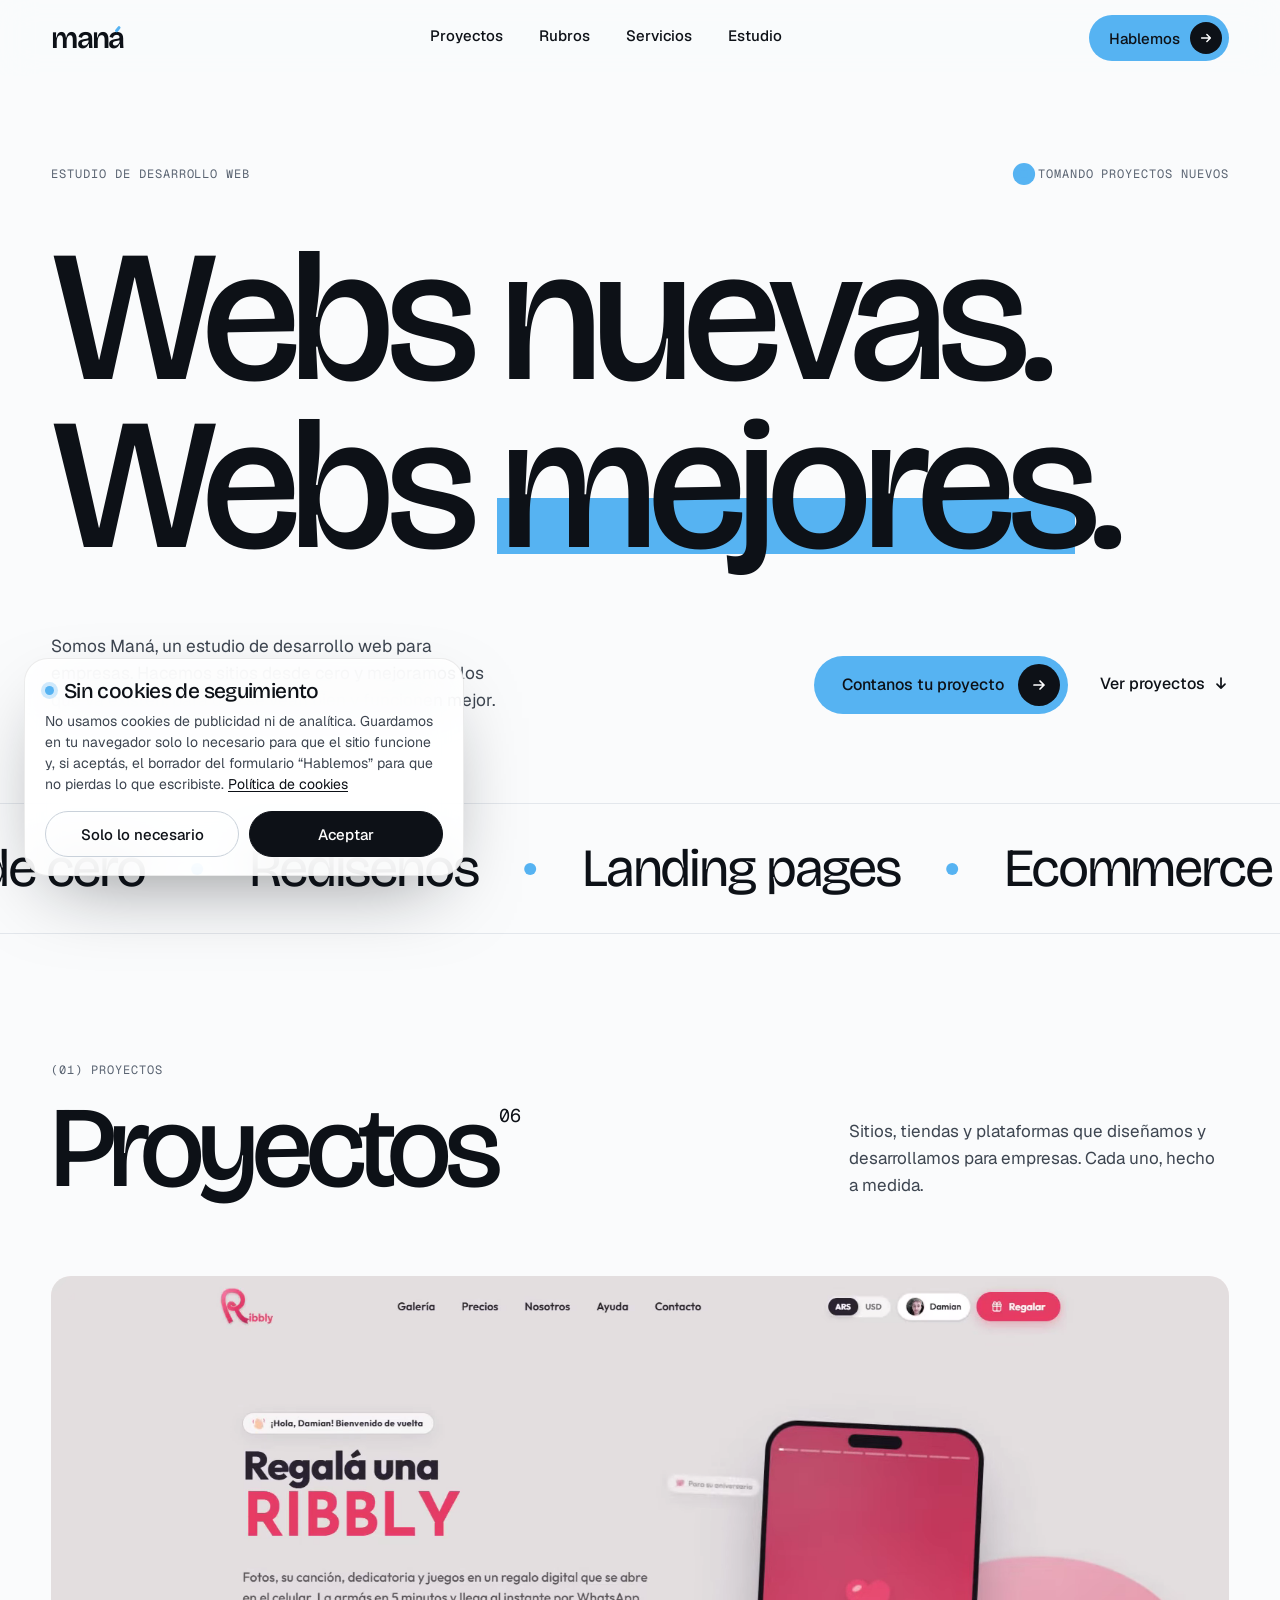
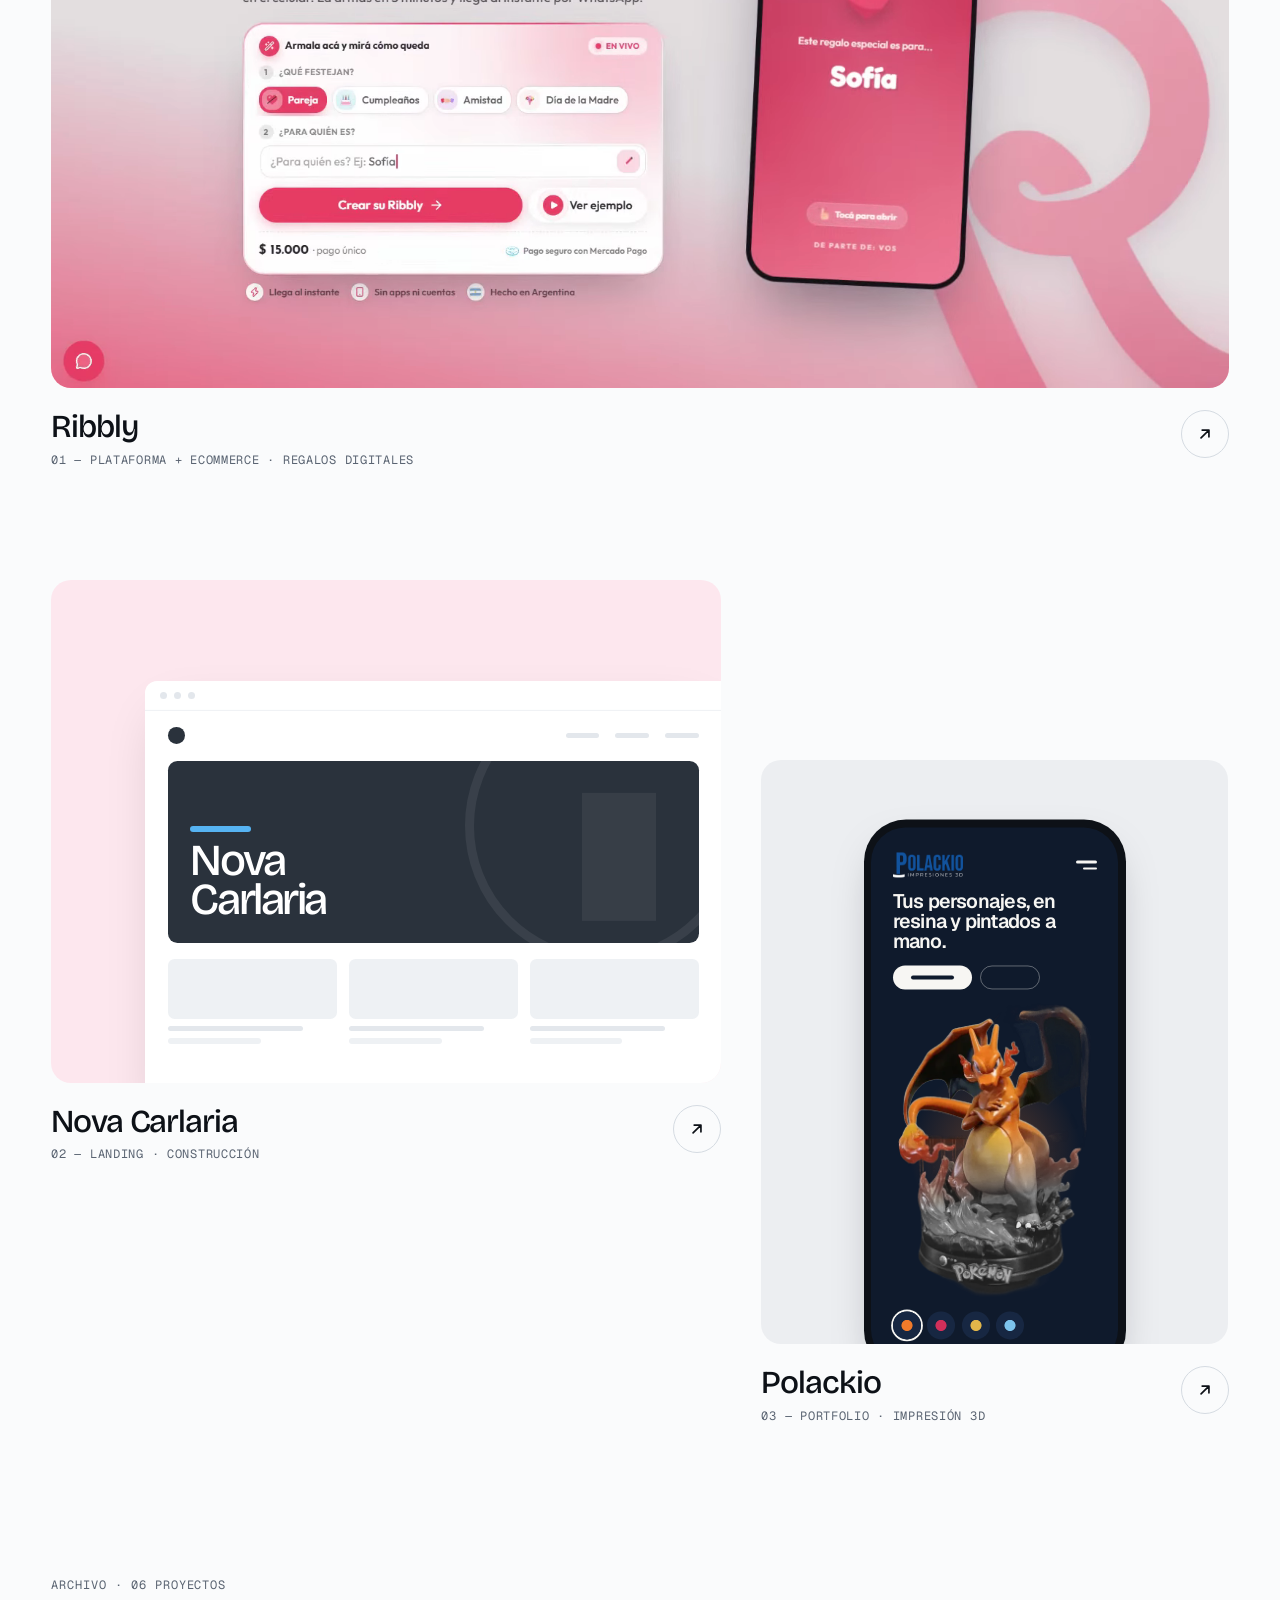
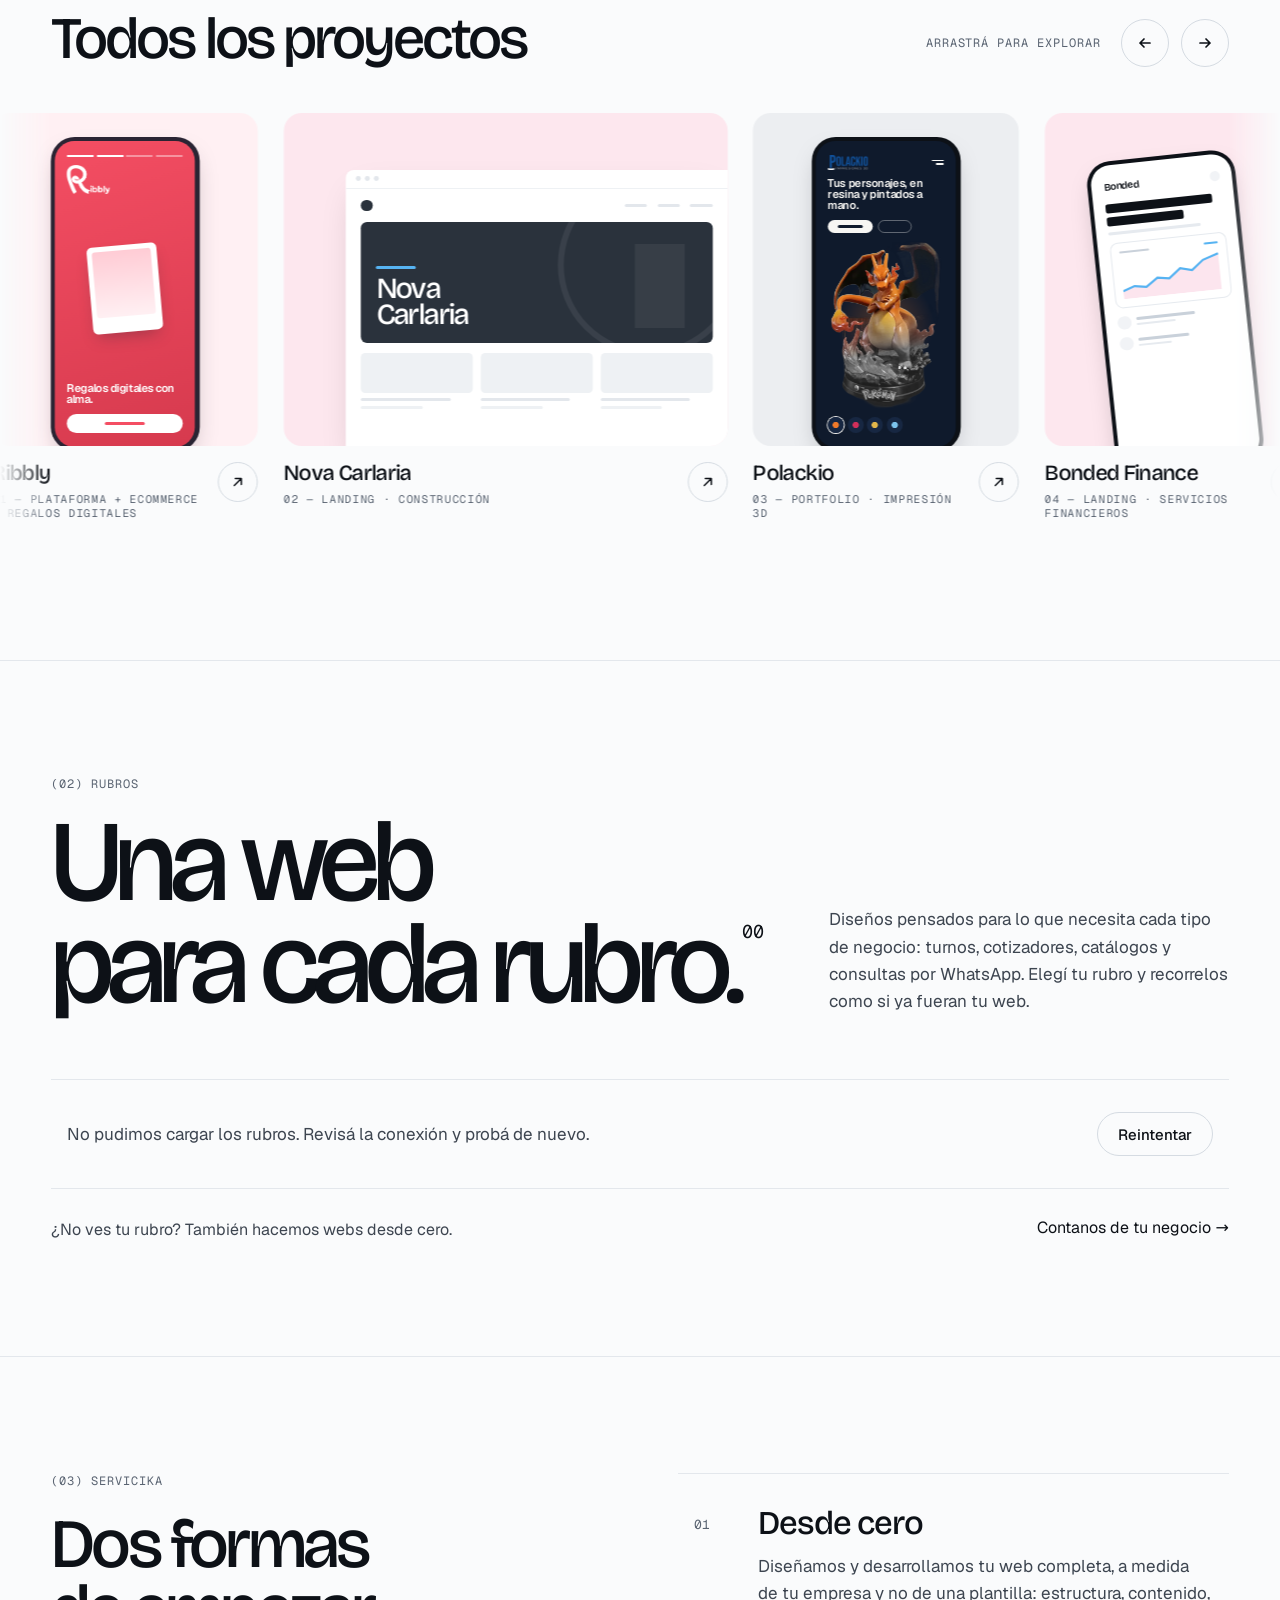
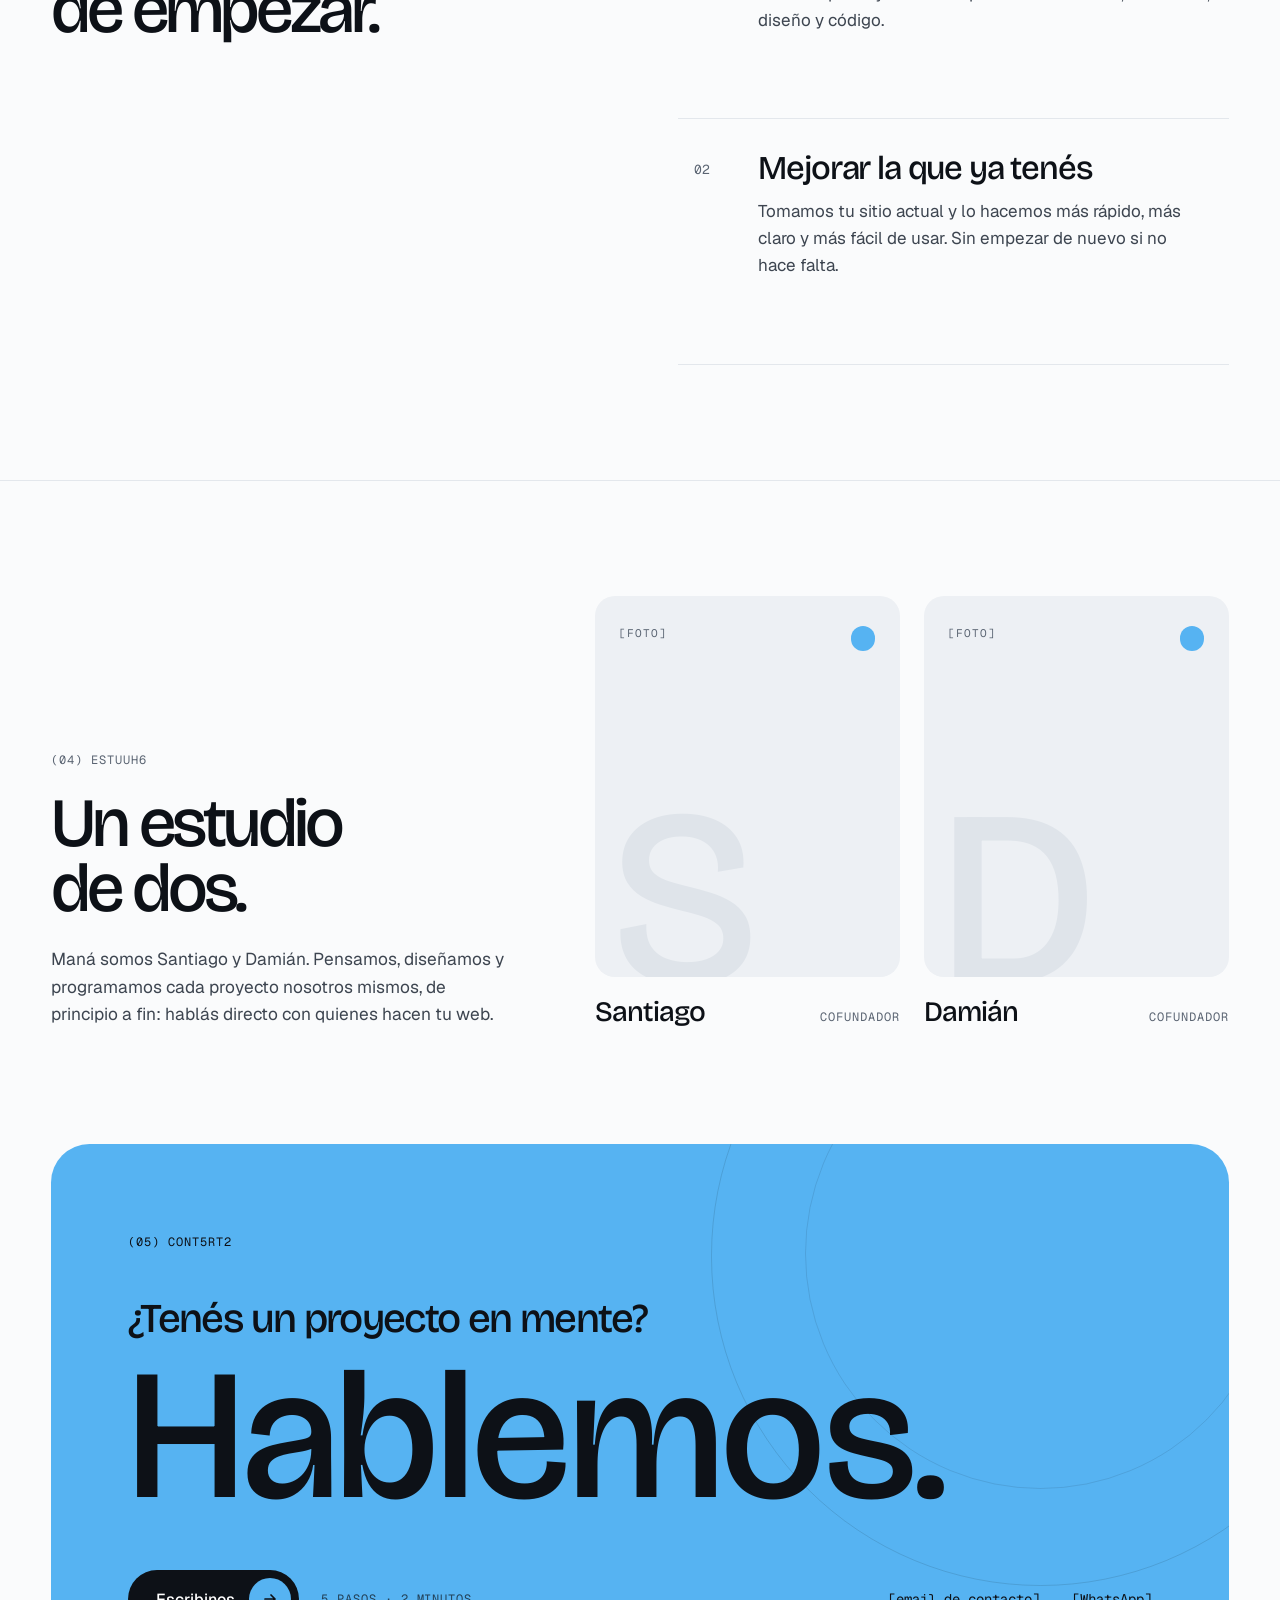
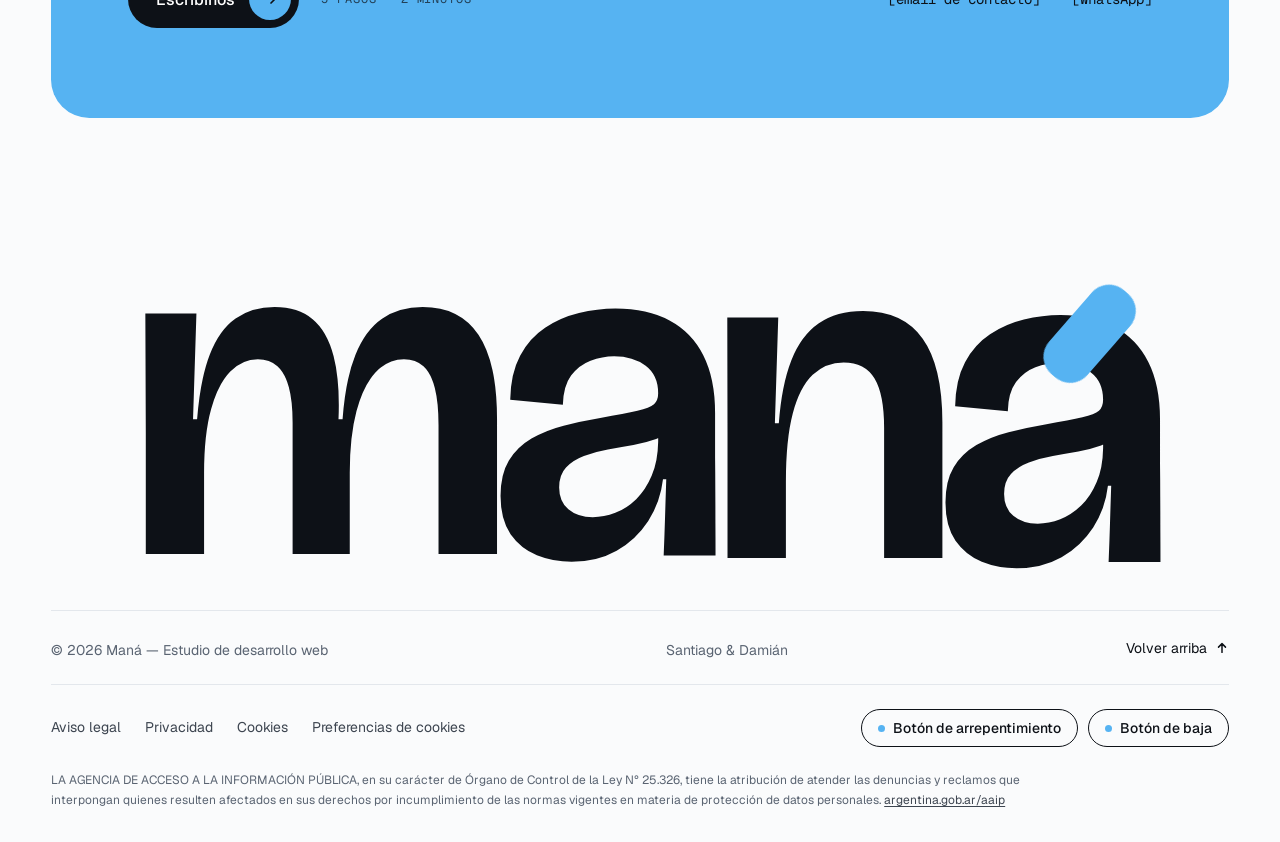
<file: index.html>
<!DOCTYPE html>
<html lang="es">
<head>
<meta charset="utf-8">
<meta name="viewport" content="width=device-width, initial-scale=1">
<title>Maná — Estudio de desarrollo web</title>
<meta name="description" content="Maná es un estudio de desarrollo web para empresas. Hacemos sitios desde cero y mejoramos los que ya existen, para que se vean bien y funcionen mejor.">
<meta name="theme-color" content="#FAFBFC">
<meta property="og:title" content="Maná — Estudio de desarrollo web">
<meta property="og:description" content="Webs nuevas. Webs mejores. Sitios, tiendas y plataformas hechos a medida.">
<meta property="og:type" content="website">
<meta property="og:locale" content="es_AR">
<link rel="icon" href="/favicon.svg" type="image/svg+xml">
<link rel="preload" href="/assets/fonts/bricolage-grotesque-latin.woff2" as="font" type="font/woff2" crossorigin>
<link rel="preload" href="/assets/fonts/geist-latin.woff2" as="font" type="font/woff2" crossorigin>
<link rel="stylesheet" href="/assets/css/styles.css">
<script src="/assets/js/gsap.min.js" defer></script>
<script src="/assets/js/ScrollTrigger.min.js" defer></script>
<script src="/assets/js/motion.min.js" defer></script>
<script src="/assets/js/main.js" defer></script>
<script src="/assets/js/legal.js" defer></script>
<script src="/assets/js/hablemos.js" defer></script>
<script src="/assets/js/micro.js" defer></script>
<script type="module" src="/assets/js/rubros.js"></script>
<link rel="preconnect" href="https://radar-panel-sandy.vercel.app" crossorigin>
</head>
<body>
<div id="top" class="mana" data-mana-root="" style="--mana: #56B3F2; position: relative; background: #FAFBFC; color: #0D1117; font-family: 'Geist', ui-sans-serif, system-ui, -apple-system, 'Segoe UI', sans-serif; overflow-x: clip">

<header style="position: sticky; top: 0; z-index: 40; background: rgba(250, 251, 252, 0.84); backdrop-filter: saturate(1.6) blur(16px); -webkit-backdrop-filter: saturate(1.6) blur(16px)">
<div class="wrap" style="display: flex; align-items: center; justify-content: space-between; gap: 24px; height: 76px">
<a href="#top" aria-label="Maná, volver al inicio" data-g="nav" class="d" style="display: inline-block; font-size: 30px; font-weight: 600; letter-spacing: -0.055em; line-height: 1">man<span class="acc-a">a<span class="acc" data-g="acc" aria-hidden="true"></span></span></a>
<nav aria-label="Principal" class="nav-links" data-g="nav" style="font-size: 15px; font-weight: 500">
<a class="ulink" href="#proyectos">Proyectos</a>
<a class="ulink" href="#rubros">Rubros</a>
<a class="ulink" href="#servicios">Servicios</a>
<a class="ulink" href="#estudio">Estudio</a>
</nav>
<a href="#contacto" class="btn" data-g="nav" style="display: inline-flex; align-items: center; gap: 10px; height: 46px; padding: 0 7px 0 20px; border-radius: 999px; background: var(--mana); color: #0D1117; font-size: 15px; font-weight: 500">Hablemos<span class="bi" style="width: 32px; height: 32px; border-radius: 50%; background: #0D1117; color: #FFFFFF; display: grid; place-items: center"><svg width="14" height="14" viewBox="0 0 16 16" fill="none" aria-hidden="true"><path d="M3 8h10M9 4l4 4-4 4" stroke="currentColor" stroke-width="1.7" stroke-linecap="round" stroke-linejoin="round"></path></svg></span></a>
</div>
<div class="progress" data-m="progress" style="position: absolute; left: 0; right: 0; bottom: 0; height: 2px; background: var(--mana)"></div>
</header>

<main>

<section class="wrap" style="padding-top: clamp(40px, 7vw, 112px); padding-bottom: clamp(56px, 7vw, 104px)">
<div data-g="fade" class="mono" style="display: flex; flex-wrap: wrap; justify-content: space-between; gap: 12px 24px; font-size: 12px; letter-spacing: 0.08em; text-transform: uppercase; color: #5A6472">
<span>Estudio de desarrollo web</span>
<span class="tip" data-tip="Respondemos en menos de 24 h hábiles" tabindex="0" style="display: inline-flex; align-items: center; gap: 10px"><span style="position: relative; display: inline-block; width: 8px; height: 8px"><span data-m="pulse" style="position: absolute; inset: 0; border-radius: 50%; background: var(--mana)"></span><span style="position: absolute; inset: 0; border-radius: 50%; background: var(--mana)"></span></span>Tomando proyectos nuevos</span>
</div>
<h1 class="d" style="margin: clamp(28px, 4vw, 56px) 0 0; font-size: clamp(46px, 14.6vw, 192px); line-height: 0.9; letter-spacing: -0.045em; font-weight: 500; color: #0D1117">
<span style="display: block"><span class="mask"><span data-g="word" style="display: inline-block">Webs</span></span> <span class="mask"><span data-g="word" style="display: inline-block">nuevas.</span></span></span>
<span style="display: block"><span class="mask"><span data-g="word" style="display: inline-block">Webs</span></span> <span class="mask"><span data-g="word" style="display: inline-block; position: relative; isolation: isolate">mejores.<span data-g="mark" aria-hidden="true" style="position: absolute; z-index: -1; left: -0.02em; right: 0.22em; bottom: 0.08em; height: 0.3em; background: var(--mana)"></span></span></span></span>
</h1>
<div style="display: flex; flex-wrap: wrap; justify-content: space-between; align-items: flex-end; gap: 36px 48px; margin-top: clamp(36px, 5vw, 72px)">
<p data-g="fade" style="margin: 0; max-width: 460px; font-size: clamp(17px, 1.35vw, 19px); line-height: 1.55; color: #3D4550; text-wrap: pretty">Somos Maná, un estudio de desarrollo web para empresas. Hacemos sitios desde cero y mejoramos los que ya existen, para que se vean bien y funcionen mejor.</p>
<div data-g="fade" style="display: flex; flex-wrap: wrap; align-items: center; gap: 20px 32px">
<a href="#contacto" class="btn" data-m="magnet" style="display: inline-flex; align-items: center; gap: 14px; height: 58px; padding: 0 8px 0 28px; border-radius: 999px; background: var(--mana); color: #0D1117; font-size: 16px; font-weight: 500">Contanos tu proyecto<span class="bi" style="width: 42px; height: 42px; border-radius: 50%; background: #0D1117; color: #FFFFFF; display: grid; place-items: center"><svg width="16" height="16" viewBox="0 0 16 16" fill="none" aria-hidden="true"><path d="M3 8h10M9 4l4 4-4 4" stroke="currentColor" stroke-width="1.7" stroke-linecap="round" stroke-linejoin="round"></path></svg></span></a>
<a href="#proyectos" class="ulink" style="display: inline-flex; align-items: center; gap: 8px; font-size: 16px; font-weight: 500">Ver proyectos<svg data-g="cue" width="16" height="16" viewBox="0 0 16 16" fill="none" aria-hidden="true"><path d="M8 3v10M4 9l4 4 4-4" stroke="currentColor" stroke-width="1.7" stroke-linecap="round" stroke-linejoin="round"></path></svg></a>
</div>
</div>
</section>

<section aria-label="Qué hacemos, en resumen" style="border-top: 1px solid #E3E7EC; border-bottom: 1px solid #E3E7EC; overflow: hidden; padding: clamp(20px, 2.6vw, 32px) 0">
<div data-g="marquee" style="display: flex; width: max-content">
<div style="display: flex; align-items: center; gap: clamp(28px, 3.6vw, 56px); padding-right: clamp(28px, 3.6vw, 56px)">
<span class="d" style="font-size: clamp(30px, 4.2vw, 60px); letter-spacing: -0.04em; white-space: nowrap">Webs desde cero</span>
<span aria-hidden="true" style="flex: none; width: 12px; height: 12px; border-radius: 50%; background: var(--mana)"></span>
<span class="d" style="font-size: clamp(30px, 4.2vw, 60px); letter-spacing: -0.04em; white-space: nowrap">Rediseños</span>
<span aria-hidden="true" style="flex: none; width: 12px; height: 12px; border-radius: 50%; background: var(--mana)"></span>
<span class="d" style="font-size: clamp(30px, 4.2vw, 60px); letter-spacing: -0.04em; white-space: nowrap">Landing pages</span>
<span aria-hidden="true" style="flex: none; width: 12px; height: 12px; border-radius: 50%; background: var(--mana)"></span>
<span class="d" style="font-size: clamp(30px, 4.2vw, 60px); letter-spacing: -0.04em; white-space: nowrap">Ecommerce</span>
<span aria-hidden="true" style="flex: none; width: 12px; height: 12px; border-radius: 50%; background: var(--mana)"></span>
<span class="d" style="font-size: clamp(30px, 4.2vw, 60px); letter-spacing: -0.04em; white-space: nowrap">Plataformas a medida</span>
<span aria-hidden="true" style="flex: none; width: 12px; height: 12px; border-radius: 50%; background: var(--mana)"></span>
</div>
<div aria-hidden="true" style="display: flex; align-items: center; gap: clamp(28px, 3.6vw, 56px); padding-right: clamp(28px, 3.6vw, 56px)">
<span class="d" style="font-size: clamp(30px, 4.2vw, 60px); letter-spacing: -0.04em; white-space: nowrap">Webs desde cero</span>
<span style="flex: none; width: 12px; height: 12px; border-radius: 50%; background: var(--mana)"></span>
<span class="d" style="font-size: clamp(30px, 4.2vw, 60px); letter-spacing: -0.04em; white-space: nowrap">Rediseños</span>
<span style="flex: none; width: 12px; height: 12px; border-radius: 50%; background: var(--mana)"></span>
<span class="d" style="font-size: clamp(30px, 4.2vw, 60px); letter-spacing: -0.04em; white-space: nowrap">Landing pages</span>
<span style="flex: none; width: 12px; height: 12px; border-radius: 50%; background: var(--mana)"></span>
<span class="d" style="font-size: clamp(30px, 4.2vw, 60px); letter-spacing: -0.04em; white-space: nowrap">Ecommerce</span>
<span style="flex: none; width: 12px; height: 12px; border-radius: 50%; background: var(--mana)"></span>
<span class="d" style="font-size: clamp(30px, 4.2vw, 60px); letter-spacing: -0.04em; white-space: nowrap">Plataformas a medida</span>
<span style="flex: none; width: 12px; height: 12px; border-radius: 50%; background: var(--mana)"></span>
</div>
</div>
</section>

<section id="proyectos" style="padding-top: clamp(80px, 10vw, 160px); padding-bottom: clamp(96px, 11vw, 176px)">
<div class="wrap">
<div style="display: flex; flex-wrap: wrap; justify-content: space-between; align-items: flex-end; gap: 24px 48px; margin-bottom: clamp(48px, 6vw, 96px)">
<div data-m="reveal" style="display: flex; flex-direction: column; gap: 20px">
<p class="mono" style="margin: 0; font-size: 12px; letter-spacing: 0.08em; text-transform: uppercase; color: #5A6472">(01) Proyectos</p>
<h2 class="d" style="margin: 0; font-size: clamp(52px, 9vw, 140px); line-height: 0.88; letter-spacing: -0.06em; font-weight: 500">Proyectos<sup class="mono" style="font-size: 0.16em; letter-spacing: 0; font-weight: 400; vertical-align: top; margin-left: 0.2em; position: relative; top: 0.5em">06</sup></h2>
</div>
<p data-m="reveal" style="margin: 0; max-width: 380px; font-size: 17px; line-height: 1.6; color: #3D4550; text-wrap: pretty">Sitios, tiendas y plataformas que diseñamos y desarrollamos para empresas. Cada uno, hecho a medida.</p>
</div>

<div class="work">


<div class="c12" data-m="reveal">
<a class="card" href="https://www.ribbly.com.ar/" target="_blank" rel="noopener" data-m="card" data-cursor="Visitar" aria-label="Ribbly, ver el sitio (se abre en otra pestaña)" style="display: block; color: #0D1117">
<div class="ar-wide rb-feat" style="position: relative; overflow: hidden; border-radius: 20px; background: #FFF0F3; container-type: inline-size">
<div data-m="media" style="position: absolute; inset: 0">
<div aria-hidden="true" class="rb-slides" style="position: absolute; inset: 0">
<picture class="rb-slide"><source media="(max-width: 899px)" srcset="/assets/img/proyectos/ribbly-m1.webp" width="469" height="1208"><img src="/assets/img/proyectos/ribbly-1.webp" alt="" width="1686" height="978" loading="lazy" decoding="async"></picture>
<picture class="rb-slide"><source media="(max-width: 899px)" srcset="/assets/img/proyectos/ribbly-m2.webp" width="475" height="1213"><img src="/assets/img/proyectos/ribbly-2.webp" alt="" width="1686" height="978" loading="lazy" decoding="async"></picture>
<picture class="rb-slide"><source media="(max-width: 899px)" srcset="/assets/img/proyectos/ribbly-m3.webp" width="478" height="1197"><img src="/assets/img/proyectos/ribbly-3.webp" alt="" width="1686" height="978" loading="lazy" decoding="async"></picture>
</div>
<video class="rb-video" aria-hidden="true" muted loop playsinline preload="none" poster="/assets/img/proyectos/ribbly-1.webp" data-src="/assets/video/Ribbly-portada.webm" data-src-m="/assets/video/Ribbly-portada-movil.webm"></video>
<script>(function(){var v=document.currentScript.previousElementSibling,d=matchMedia('(min-width:900px)').matches;if(!d)v.poster='/assets/img/proyectos/ribbly-m1.webp';v.src=d?v.dataset.src:v.dataset.srcM;v.addEventListener('loadedmetadata',function(){if(v.videoWidth)v.closest('.rb-feat').style.aspectRatio=v.videoWidth+'/'+v.videoHeight;});v.autoplay=true;v.play&&v.play().catch(function(){});})();</script>
</div>
</div>
<div style="display: flex; align-items: flex-start; justify-content: space-between; gap: 16px; padding-top: 22px">
<div style="display: flex; flex-direction: column; gap: 8px; min-width: 0">
<h3 data-m="title" class="d" style="margin: 0; font-size: clamp(26px, 2.5vw, 36px); line-height: 1.05; font-weight: 500; letter-spacing: -0.035em">Ribbly</h3>
<p class="mono" style="margin: 0; font-size: 12px; letter-spacing: 0.06em; text-transform: uppercase; color: #5A6472">01 — Plataforma + Ecommerce · Regalos digitales</p>
</div>
<span class="arrow" data-m="arrow" aria-hidden="true" style="flex: none; width: 48px; height: 48px; border-radius: 50%; border: 1px solid #D5DBE2; display: grid; place-items: center; color: #0D1117"><svg width="18" height="18" viewBox="0 0 16 16" fill="none"><path d="M4.5 11.5l7-7M5.5 4.5h6v6" stroke="currentColor" stroke-width="1.5" stroke-linecap="round" stroke-linejoin="round"></path></svg></span>
</div>
</a>
</div>

<div class="c7" data-m="reveal">
<a class="card" href="#proyectos" data-m="card" aria-label="Nova Carlaria, ver proyecto" style="display: block; color: #0D1117">
<div class="ar-43" style="position: relative; overflow: hidden; border-radius: 20px; background: color-mix(in oklch, var(--mana) 20%, #FFFFFF); container-type: inline-size">
<div data-m="media" style="position: absolute; inset: 0">
<div aria-hidden="true" data-g="parallax" style="position: absolute; left: 0; right: 0; top: -5%; bottom: -5%; display: flex; align-items: flex-end; justify-content: flex-end">
<div style="width: 86%; height: 80%; display: flex; flex-direction: column; overflow: hidden; background: #FFFFFF; border-radius: 1.8cqw 0 0 0; box-shadow: 0 3cqw 8cqw -3cqw rgba(13, 17, 23, 0.2)">
<div style="flex: none; display: flex; align-items: center; gap: 1cqw; height: 4.4cqw; padding: 0 2.2cqw; border-bottom: 1px solid #EEF1F4"><span style="width: 1.1cqw; height: 1.1cqw; border-radius: 50%; background: #E3E7EC"></span><span style="width: 1.1cqw; height: 1.1cqw; border-radius: 50%; background: #E3E7EC"></span><span style="width: 1.1cqw; height: 1.1cqw; border-radius: 50%; background: #E3E7EC"></span></div>
<div style="flex: 1; display: flex; flex-direction: column; gap: 2.4cqw; padding: 2.4cqw 3.4cqw 0">
<div style="display: flex; align-items: center; gap: 2.4cqw">
<span style="width: 2.6cqw; height: 2.6cqw; border-radius: 50%; background: #2A323C"></span>
<span style="margin-left: auto; width: 5cqw; height: 0.8cqw; border-radius: 1cqw; background: #E3E7EC"></span>
<span style="width: 5cqw; height: 0.8cqw; border-radius: 1cqw; background: #E3E7EC"></span>
<span style="width: 5cqw; height: 0.8cqw; border-radius: 1cqw; background: #E3E7EC"></span>
</div>
<div style="position: relative; flex: none; height: 46%; display: flex; flex-direction: column; justify-content: flex-end; gap: 1.6cqw; padding: 3.4cqw; overflow: hidden; border-radius: 1.4cqw; background: #2A323C">
<span style="position: absolute; right: -8%; top: -40%; width: 52%; aspect-ratio: 1 / 1; border-radius: 50%; border: 1.4cqw solid rgba(255, 255, 255, 0.07)"></span>
<span style="position: absolute; right: 8%; top: 18%; width: 14%; height: 70%; background: rgba(255, 255, 255, 0.06)"></span>
<span style="width: 9cqw; height: 0.8cqw; border-radius: 1cqw; background: var(--mana)"></span>
<span class="d" style="font-size: 6.6cqw; line-height: 0.88; font-weight: 500; letter-spacing: -0.055em; color: #FFFFFF">Nova<br>Carlaria</span>
</div>
<div style="display: grid; grid-template-columns: repeat(3, minmax(0, 1fr)); gap: 1.8cqw">
<div style="display: flex; flex-direction: column; gap: 1cqw"><span style="height: 9cqw; border-radius: 1cqw; background: #EEF1F4"></span><span style="width: 80%; height: 0.8cqw; border-radius: 1cqw; background: #E3E7EC"></span><span style="width: 55%; height: 0.8cqw; border-radius: 1cqw; background: #EEF1F4"></span></div>
<div style="display: flex; flex-direction: column; gap: 1cqw"><span style="height: 9cqw; border-radius: 1cqw; background: #EEF1F4"></span><span style="width: 80%; height: 0.8cqw; border-radius: 1cqw; background: #E3E7EC"></span><span style="width: 55%; height: 0.8cqw; border-radius: 1cqw; background: #EEF1F4"></span></div>
<div style="display: flex; flex-direction: column; gap: 1cqw"><span style="height: 9cqw; border-radius: 1cqw; background: #EEF1F4"></span><span style="width: 80%; height: 0.8cqw; border-radius: 1cqw; background: #E3E7EC"></span><span style="width: 55%; height: 0.8cqw; border-radius: 1cqw; background: #EEF1F4"></span></div>
</div>
</div>
</div>
</div>
</div>
</div>
<div style="display: flex; align-items: flex-start; justify-content: space-between; gap: 16px; padding-top: 22px">
<div style="display: flex; flex-direction: column; gap: 8px; min-width: 0">
<h3 data-m="title" class="d" style="margin: 0; font-size: clamp(26px, 2.5vw, 36px); line-height: 1.05; font-weight: 500; letter-spacing: -0.035em">Nova Carlaria</h3>
<p class="mono" style="margin: 0; font-size: 12px; letter-spacing: 0.06em; text-transform: uppercase; color: #5A6472">02 — Landing · Construcción</p>
</div>
<span class="arrow" data-m="arrow" aria-hidden="true" style="flex: none; width: 48px; height: 48px; border-radius: 50%; border: 1px solid #D5DBE2; display: grid; place-items: center; color: #0D1117"><svg width="18" height="18" viewBox="0 0 16 16" fill="none"><path d="M4.5 11.5l7-7M5.5 4.5h6v6" stroke="currentColor" stroke-width="1.5" stroke-linecap="round" stroke-linejoin="round"></path></svg></span>
</div>
</a>
</div>

<div class="c5 lower" data-m="reveal">
<a class="card" href="https://polackio-3d.vercel.app/" target="_blank" rel="noopener" data-m="card" data-cursor="Visitar" aria-label="Polackio, ver el sitio (se abre en otra pestaña)" style="display: block; color: #0D1117">
<div class="ar-45" style="position: relative; overflow: hidden; border-radius: 20px; background: #ECEEF1; container-type: inline-size">
<div data-m="media" style="position: absolute; inset: 0">
<div aria-hidden="true" data-g="parallax" style="position: absolute; left: 0; right: 0; top: -5%; bottom: -5%">
<div style="position: absolute; left: 22%; top: 11%; width: 56%; aspect-ratio: 9 / 19; padding: 1.6cqw; border-radius: 9cqw; background: #0D1117; box-shadow: 0 4cqw 10cqw -4cqw rgba(13, 17, 23, 0.35)">
<div style="height: 100%; display: flex; flex-direction: column; gap: 3cqw; padding: 5.4cqw 4.6cqw; overflow: hidden; border-radius: 7.4cqw; background: #0F1A2C">
<div style="display: flex; align-items: center; justify-content: space-between">
<img src="/assets/img/proyectos/polackio-logo.webp" alt="" width="360" height="129" loading="lazy" decoding="async" style="display: block; width: 15cqw; height: auto">
<span style="display: flex; flex-direction: column; align-items: flex-end; gap: 0.8cqw"><span style="width: 4.4cqw; height: 0.6cqw; border-radius: 1cqw; background: #F7F6F3"></span><span style="width: 3cqw; height: 0.6cqw; border-radius: 1cqw; background: #F7F6F3"></span></span>
</div>
<span style="font-size: 4.2cqw; line-height: 1.02; font-weight: 600; letter-spacing: -0.04em; color: #F7F6F3">Tus personajes, en resina y pintados a mano.</span>
<div style="display: flex; gap: 1.6cqw"><span style="width: 17cqw; height: 5cqw; display: flex; align-items: center; justify-content: center; border-radius: 4cqw; background: #F7F6F3"><span style="width: 55%; height: 0.9cqw; border-radius: 1cqw; background: #0F1A2C"></span></span><span style="width: 13cqw; height: 5cqw; border-radius: 4cqw; border: 0.3cqw solid rgba(247, 246, 243, 0.35)"></span></div>
<div style="position: relative; flex: 1; min-height: 0">
<span style="position: absolute; left: 50%; top: 50%; width: 120%; aspect-ratio: 1 / 1; transform: translate(-50%, -50%); border-radius: 50%; background: radial-gradient(closest-side, rgba(240, 122, 42, 0.32), rgba(240, 122, 42, 0) 70%)"></span>
<img class="pq-fig pq-primer" src="/assets/img/proyectos/polackio-charizard.webp" alt="" width="392" height="600" loading="lazy" decoding="async">
<img class="pq-fig pq-paint" src="/assets/img/proyectos/polackio-charizard.webp" alt="" width="392" height="600" loading="lazy" decoding="async">
</div>
<div style="display: flex; gap: 1.4cqw"><span style="width: 6cqw; height: 6cqw; border-radius: 50%; background: radial-gradient(circle, #F07A2A 0 26%, #172742 30%); box-shadow: 0 0 0 0.4cqw #F7F6F3"></span><span style="width: 6cqw; height: 6cqw; border-radius: 50%; background: radial-gradient(circle, #D12F5A 0 26%, #172742 30%)"></span><span style="width: 6cqw; height: 6cqw; border-radius: 50%; background: radial-gradient(circle, #E2B64A 0 26%, #172742 30%)"></span><span style="width: 6cqw; height: 6cqw; border-radius: 50%; background: radial-gradient(circle, #7CC3EC 0 26%, #172742 30%)"></span></div>
</div>
</div>
</div>
</div>
</div>
<div style="display: flex; align-items: flex-start; justify-content: space-between; gap: 16px; padding-top: 22px">
<div style="display: flex; flex-direction: column; gap: 8px; min-width: 0">
<h3 data-m="title" class="d" style="margin: 0; font-size: clamp(26px, 2.5vw, 36px); line-height: 1.05; font-weight: 500; letter-spacing: -0.035em">Polackio</h3>
<p class="mono" style="margin: 0; font-size: 12px; letter-spacing: 0.06em; text-transform: uppercase; color: #5A6472">03 — Portfolio · Impresión 3D</p>
</div>
<span class="arrow" data-m="arrow" aria-hidden="true" style="flex: none; width: 48px; height: 48px; border-radius: 50%; border: 1px solid #D5DBE2; display: grid; place-items: center; color: #0D1117"><svg width="18" height="18" viewBox="0 0 16 16" fill="none"><path d="M4.5 11.5l7-7M5.5 4.5h6v6" stroke="currentColor" stroke-width="1.5" stroke-linecap="round" stroke-linejoin="round"></path></svg></span>
</div>
</a>
</div>


</div>
</div>

<div class="wrap" style="display: flex; flex-wrap: wrap; justify-content: space-between; align-items: flex-end; gap: 24px 48px; margin-top: clamp(112px, 12vw, 200px); margin-bottom: clamp(32px, 3.6vw, 52px)">
<div data-m="reveal" style="display: flex; flex-direction: column; gap: 18px">
<p class="mono" style="margin: 0; font-size: 12px; letter-spacing: 0.08em; text-transform: uppercase; color: #5A6472">Archivo · 06 proyectos</p>
<h3 class="d" style="margin: 0; font-size: clamp(38px, 4.6vw, 68px); line-height: 0.94; letter-spacing: -0.05em; font-weight: 500">Todos los proyectos</h3>
</div>
<div data-m="reveal" style="display: flex; align-items: center; gap: 12px">
<span class="mono reel-hint" style="margin-right: 8px; font-size: 12px; letter-spacing: 0.08em; text-transform: uppercase; color: #5A6472">Arrastrá para explorar</span>
<button type="button" class="reel-btn" data-reel-prev aria-label="Proyectos anteriores"><svg width="16" height="16" viewBox="0 0 16 16" fill="none" aria-hidden="true"><path d="M13 8H3M7 4L3 8l4 4" stroke="currentColor" stroke-width="1.7" stroke-linecap="round" stroke-linejoin="round"></path></svg></button>
<button type="button" class="reel-btn" data-reel-next aria-label="Proyectos siguientes"><svg width="16" height="16" viewBox="0 0 16 16" fill="none" aria-hidden="true"><path d="M3 8h10M9 4l4 4-4 4" stroke="currentColor" stroke-width="1.7" stroke-linecap="round" stroke-linejoin="round"></path></svg></button>
</div>
</div>

<div class="reel" data-reel data-m="reveal" role="region" aria-label="Todos los proyectos">
<div class="reel-track" data-reel-track>
<a class="card reel-item" href="https://www.ribbly.com.ar/" target="_blank" rel="noopener" data-m="card" data-cursor="Visitar" draggable="false" aria-label="Ribbly, ver el sitio (se abre en otra pestaña)" data-tall="">
<div class="reel-media" style="background: #FFF0F3">
<div data-m="media" style="position: absolute; inset: 0">
<div aria-hidden="true" style="position: absolute; left: 0; right: 0; top: -5%; bottom: -5%">
<div style="position: absolute; left: 22%; top: 11%; width: 56%; aspect-ratio: 9 / 19; padding: 1.6cqw; border-radius: 9cqw; background: #2A2433; box-shadow: 0 4cqw 10cqw -4cqw rgba(42, 36, 51, 0.4)">
<div style="height: 100%; display: flex; flex-direction: column; gap: 3cqw; padding: 5.4cqw 4.6cqw; overflow: hidden; border-radius: 7.4cqw; background: linear-gradient(160deg, #F44E63, #D63A4E)">
<div style="display: grid; grid-template-columns: repeat(4, minmax(0, 1fr)); gap: 1cqw"><span style="height: 0.6cqw; border-radius: 1cqw; background: #FFFFFF"></span><span style="height: 0.6cqw; border-radius: 1cqw; background: #FFFFFF"></span><span style="height: 0.6cqw; border-radius: 1cqw; background: rgba(255, 255, 255, 0.4)"></span><span style="height: 0.6cqw; border-radius: 1cqw; background: rgba(255, 255, 255, 0.4)"></span></div>
<img src="/assets/img/proyectos/ribbly-logo.png" alt="" width="420" height="284" loading="lazy" decoding="async" draggable="false" style="display: block; width: 16cqw; height: auto">
<div style="position: relative; flex: 1; min-height: 0; display: grid; place-items: center">
<span style="position: absolute; width: 90%; aspect-ratio: 1 / 1; border-radius: 50%; background: radial-gradient(closest-side, rgba(255, 255, 255, 0.35), rgba(255, 255, 255, 0) 70%)"></span>
<span style="position: relative; width: 60%; aspect-ratio: 4 / 5; padding: 2cqw 2cqw 6cqw; border-radius: 2cqw; background: #FFFFFF; transform: rotate(-5deg); box-shadow: 0 3cqw 6cqw -2cqw rgba(42, 36, 51, 0.35)"><span style="display: block; height: 100%; border-radius: 1.2cqw; background: linear-gradient(180deg, #FFCCD5, #FFF0F3)"></span></span>
</div>
<span style="font-size: 4.2cqw; line-height: 1.04; font-weight: 600; letter-spacing: -0.04em; color: #FFFFFF">Regalos digitales con alma.</span>
<span style="flex: none; height: 7cqw; display: flex; align-items: center; justify-content: center; border-radius: 4cqw; background: #FFFFFF"><span style="width: 34%; height: 1.1cqw; border-radius: 1cqw; background: #F44E63"></span></span>
</div>
</div>
</div>
</div>
</div>
<div style="display: flex; align-items: flex-start; justify-content: space-between; gap: 12px; padding-top: 16px">
<div style="display: flex; flex-direction: column; gap: 6px; min-width: 0">
<h4 data-m="title" class="d" style="margin: 0; font-size: clamp(20px, 1.7vw, 24px); line-height: 1.1; font-weight: 500; letter-spacing: -0.03em">Ribbly</h4>
<p class="mono" style="margin: 0; font-size: 11px; letter-spacing: 0.06em; text-transform: uppercase; color: #5A6472">01 — Plataforma + Ecommerce · Regalos digitales</p>
</div>
<span class="arrow" data-m="arrow" aria-hidden="true" style="flex: none; width: 40px; height: 40px; border-radius: 50%; border: 1px solid #D5DBE2; display: grid; place-items: center; color: #0D1117"><svg width="16" height="16" viewBox="0 0 16 16" fill="none"><path d="M4.5 11.5l7-7M5.5 4.5h6v6" stroke="currentColor" stroke-width="1.5" stroke-linecap="round" stroke-linejoin="round"></path></svg></span>
</div>
</a>

<a class="card reel-item" href="#proyectos" data-m="card" draggable="false" aria-label="Nova Carlaria, ver proyecto">
<div class="reel-media" style="background: color-mix(in oklch, var(--mana) 20%, #FFFFFF)">
<div data-m="media" style="position: absolute; inset: 0">
<div aria-hidden="true" style="position: absolute; left: 0; right: 0; top: -5%; bottom: -5%; display: flex; align-items: flex-end; justify-content: flex-end">
<div style="width: 86%; height: 80%; display: flex; flex-direction: column; overflow: hidden; background: #FFFFFF; border-radius: 1.8cqw 0 0 0; box-shadow: 0 3cqw 8cqw -3cqw rgba(13, 17, 23, 0.2)">
<div style="flex: none; display: flex; align-items: center; gap: 1cqw; height: 4.4cqw; padding: 0 2.2cqw; border-bottom: 1px solid #EEF1F4"><span style="width: 1.1cqw; height: 1.1cqw; border-radius: 50%; background: #E3E7EC"></span><span style="width: 1.1cqw; height: 1.1cqw; border-radius: 50%; background: #E3E7EC"></span><span style="width: 1.1cqw; height: 1.1cqw; border-radius: 50%; background: #E3E7EC"></span></div>
<div style="flex: 1; display: flex; flex-direction: column; gap: 2.4cqw; padding: 2.4cqw 3.4cqw 0">
<div style="display: flex; align-items: center; gap: 2.4cqw">
<span style="width: 2.6cqw; height: 2.6cqw; border-radius: 50%; background: #2A323C"></span>
<span style="margin-left: auto; width: 5cqw; height: 0.8cqw; border-radius: 1cqw; background: #E3E7EC"></span>
<span style="width: 5cqw; height: 0.8cqw; border-radius: 1cqw; background: #E3E7EC"></span>
<span style="width: 5cqw; height: 0.8cqw; border-radius: 1cqw; background: #E3E7EC"></span>
</div>
<div style="position: relative; flex: none; height: 46%; display: flex; flex-direction: column; justify-content: flex-end; gap: 1.6cqw; padding: 3.4cqw; overflow: hidden; border-radius: 1.4cqw; background: #2A323C">
<span style="position: absolute; right: -8%; top: -40%; width: 52%; aspect-ratio: 1 / 1; border-radius: 50%; border: 1.4cqw solid rgba(255, 255, 255, 0.07)"></span>
<span style="position: absolute; right: 8%; top: 18%; width: 14%; height: 70%; background: rgba(255, 255, 255, 0.06)"></span>
<span style="width: 9cqw; height: 0.8cqw; border-radius: 1cqw; background: var(--mana)"></span>
<span class="d" style="font-size: 6.6cqw; line-height: 0.88; font-weight: 500; letter-spacing: -0.055em; color: #FFFFFF">Nova<br>Carlaria</span>
</div>
<div style="display: grid; grid-template-columns: repeat(3, minmax(0, 1fr)); gap: 1.8cqw">
<div style="display: flex; flex-direction: column; gap: 1cqw"><span style="height: 9cqw; border-radius: 1cqw; background: #EEF1F4"></span><span style="width: 80%; height: 0.8cqw; border-radius: 1cqw; background: #E3E7EC"></span><span style="width: 55%; height: 0.8cqw; border-radius: 1cqw; background: #EEF1F4"></span></div>
<div style="display: flex; flex-direction: column; gap: 1cqw"><span style="height: 9cqw; border-radius: 1cqw; background: #EEF1F4"></span><span style="width: 80%; height: 0.8cqw; border-radius: 1cqw; background: #E3E7EC"></span><span style="width: 55%; height: 0.8cqw; border-radius: 1cqw; background: #EEF1F4"></span></div>
<div style="display: flex; flex-direction: column; gap: 1cqw"><span style="height: 9cqw; border-radius: 1cqw; background: #EEF1F4"></span><span style="width: 80%; height: 0.8cqw; border-radius: 1cqw; background: #E3E7EC"></span><span style="width: 55%; height: 0.8cqw; border-radius: 1cqw; background: #EEF1F4"></span></div>
</div>
</div>
</div>
</div>
</div>
</div>
<div style="display: flex; align-items: flex-start; justify-content: space-between; gap: 12px; padding-top: 16px">
<div style="display: flex; flex-direction: column; gap: 6px; min-width: 0">
<h4 data-m="title" class="d" style="margin: 0; font-size: clamp(20px, 1.7vw, 24px); line-height: 1.1; font-weight: 500; letter-spacing: -0.03em">Nova Carlaria</h4>
<p class="mono" style="margin: 0; font-size: 11px; letter-spacing: 0.06em; text-transform: uppercase; color: #5A6472">02 — Landing · Construcción</p>
</div>
<span class="arrow" data-m="arrow" aria-hidden="true" style="flex: none; width: 40px; height: 40px; border-radius: 50%; border: 1px solid #D5DBE2; display: grid; place-items: center; color: #0D1117"><svg width="16" height="16" viewBox="0 0 16 16" fill="none"><path d="M4.5 11.5l7-7M5.5 4.5h6v6" stroke="currentColor" stroke-width="1.5" stroke-linecap="round" stroke-linejoin="round"></path></svg></span>
</div>
</a>

<a class="card reel-item" href="https://polackio-3d.vercel.app/" target="_blank" rel="noopener" data-m="card" data-cursor="Visitar" draggable="false" aria-label="Polackio, ver el sitio (se abre en otra pestaña)" data-tall="">
<div class="reel-media" style="background: #ECEEF1">
<div data-m="media" style="position: absolute; inset: 0">
<div aria-hidden="true" style="position: absolute; left: 0; right: 0; top: -5%; bottom: -5%">
<div style="position: absolute; left: 22%; top: 11%; width: 56%; aspect-ratio: 9 / 19; padding: 1.6cqw; border-radius: 9cqw; background: #0D1117; box-shadow: 0 4cqw 10cqw -4cqw rgba(13, 17, 23, 0.35)">
<div style="height: 100%; display: flex; flex-direction: column; gap: 3cqw; padding: 5.4cqw 4.6cqw; overflow: hidden; border-radius: 7.4cqw; background: #0F1A2C">
<div style="display: flex; align-items: center; justify-content: space-between">
<img src="/assets/img/proyectos/polackio-logo.webp" alt="" width="360" height="129" loading="lazy" decoding="async" draggable="false" style="display: block; width: 15cqw; height: auto">
<span style="display: flex; flex-direction: column; align-items: flex-end; gap: 0.8cqw"><span style="width: 4.4cqw; height: 0.6cqw; border-radius: 1cqw; background: #F7F6F3"></span><span style="width: 3cqw; height: 0.6cqw; border-radius: 1cqw; background: #F7F6F3"></span></span>
</div>
<span style="font-size: 4.2cqw; line-height: 1.02; font-weight: 600; letter-spacing: -0.04em; color: #F7F6F3">Tus personajes, en resina y pintados a mano.</span>
<div style="display: flex; gap: 1.6cqw"><span style="width: 17cqw; height: 5cqw; display: flex; align-items: center; justify-content: center; border-radius: 4cqw; background: #F7F6F3"><span style="width: 55%; height: 0.9cqw; border-radius: 1cqw; background: #0F1A2C"></span></span><span style="width: 13cqw; height: 5cqw; border-radius: 4cqw; border: 0.3cqw solid rgba(247, 246, 243, 0.35)"></span></div>
<div style="position: relative; flex: 1; min-height: 0">
<span style="position: absolute; left: 50%; top: 50%; width: 120%; aspect-ratio: 1 / 1; transform: translate(-50%, -50%); border-radius: 50%; background: radial-gradient(closest-side, rgba(240, 122, 42, 0.32), rgba(240, 122, 42, 0) 70%)"></span>
<img class="pq-fig pq-primer" src="/assets/img/proyectos/polackio-charizard.webp" alt="" width="392" height="600" loading="lazy" decoding="async" draggable="false">
<img class="pq-fig pq-paint" src="/assets/img/proyectos/polackio-charizard.webp" alt="" width="392" height="600" loading="lazy" decoding="async" draggable="false">
</div>
<div style="display: flex; gap: 1.4cqw"><span style="width: 6cqw; height: 6cqw; border-radius: 50%; background: radial-gradient(circle, #F07A2A 0 26%, #172742 30%); box-shadow: 0 0 0 0.4cqw #F7F6F3"></span><span style="width: 6cqw; height: 6cqw; border-radius: 50%; background: radial-gradient(circle, #D12F5A 0 26%, #172742 30%)"></span><span style="width: 6cqw; height: 6cqw; border-radius: 50%; background: radial-gradient(circle, #E2B64A 0 26%, #172742 30%)"></span><span style="width: 6cqw; height: 6cqw; border-radius: 50%; background: radial-gradient(circle, #7CC3EC 0 26%, #172742 30%)"></span></div>
</div>
</div>
</div>
</div>
</div>
<div style="display: flex; align-items: flex-start; justify-content: space-between; gap: 12px; padding-top: 16px">
<div style="display: flex; flex-direction: column; gap: 6px; min-width: 0">
<h4 data-m="title" class="d" style="margin: 0; font-size: clamp(20px, 1.7vw, 24px); line-height: 1.1; font-weight: 500; letter-spacing: -0.03em">Polackio</h4>
<p class="mono" style="margin: 0; font-size: 11px; letter-spacing: 0.06em; text-transform: uppercase; color: #5A6472">03 — Portfolio · Impresión 3D</p>
</div>
<span class="arrow" data-m="arrow" aria-hidden="true" style="flex: none; width: 40px; height: 40px; border-radius: 50%; border: 1px solid #D5DBE2; display: grid; place-items: center; color: #0D1117"><svg width="16" height="16" viewBox="0 0 16 16" fill="none"><path d="M4.5 11.5l7-7M5.5 4.5h6v6" stroke="currentColor" stroke-width="1.5" stroke-linecap="round" stroke-linejoin="round"></path></svg></span>
</div>
</a>

<a class="card reel-item" href="#proyectos" data-m="card" draggable="false" aria-label="Bonded Finance, ver proyecto" data-tall="">
<div class="reel-media" style="background: color-mix(in oklch, var(--mana) 20%, #FFFFFF)">
<div data-m="media" style="position: absolute; inset: 0">
<div aria-hidden="true" style="position: absolute; left: 0; right: 0; top: -5%; bottom: -5%">
<div style="position: absolute; left: 21%; top: 16%; width: 56%; aspect-ratio: 9 / 19; padding: 1.6cqw; border-radius: 9cqw; background: #0D1117; transform: rotate(-6deg); box-shadow: 0 4cqw 10cqw -4cqw rgba(13, 17, 23, 0.35)">
<div style="height: 100%; display: flex; flex-direction: column; gap: 3cqw; padding: 6cqw 4.6cqw; overflow: hidden; border-radius: 7.4cqw; background: #FFFFFF">
<div style="display: flex; align-items: center; justify-content: space-between"><span class="d" style="font-size: 3.8cqw; font-weight: 600; letter-spacing: -0.04em; color: #0D1117">Bonded</span><span style="width: 3.6cqw; height: 3.6cqw; border-radius: 50%; background: #F1F3F6"></span></div>
<div style="display: flex; flex-direction: column; gap: 1.4cqw; margin-top: 1cqw"><span style="width: 92%; height: 3.4cqw; border-radius: 0.8cqw; background: #0D1117"></span><span style="width: 66%; height: 3.4cqw; border-radius: 0.8cqw; background: #0D1117"></span><span style="width: 80%; height: 1cqw; margin-top: 1cqw; border-radius: 1cqw; background: #E6EAEF"></span></div>
<div style="display: flex; flex-direction: column; gap: 2cqw; padding: 3cqw; border: 1px solid #E6EAEF; border-radius: 3cqw">
<div style="display: flex; justify-content: space-between"><span style="width: 30%; height: 1cqw; border-radius: 1cqw; background: #C9D1DA"></span><span style="width: 14%; height: 1cqw; border-radius: 1cqw; background: var(--mana)"></span></div>
<svg viewBox="0 0 100 40" preserveAspectRatio="none" style="display: block; width: 100%; height: 15cqw"><path d="M0 40 L0 32 L12 28 L24 30 L36 22 L48 24 L60 15 L72 18 L84 9 L100 4 L100 40 Z" style="fill: color-mix(in oklch, var(--mana) 22%, #FFFFFF)"></path><path d="M0 32 L12 28 L24 30 L36 22 L48 24 L60 15 L72 18 L84 9 L100 4" fill="none" vector-effect="non-scaling-stroke" style="stroke: var(--mana); stroke-width: 2.2"></path></svg>
</div>
<div style="display: flex; align-items: center; gap: 2cqw"><span style="flex: none; width: 5cqw; height: 5cqw; border-radius: 50%; background: #F1F3F6"></span><span style="flex: 1; display: flex; flex-direction: column; gap: 1cqw"><span style="width: 60%; height: 1cqw; border-radius: 1cqw; background: #C9D1DA"></span><span style="width: 40%; height: 1cqw; border-radius: 1cqw; background: #E6EAEF"></span></span></div>
<div style="display: flex; align-items: center; gap: 2cqw"><span style="flex: none; width: 5cqw; height: 5cqw; border-radius: 50%; background: #F1F3F6"></span><span style="flex: 1; display: flex; flex-direction: column; gap: 1cqw"><span style="width: 52%; height: 1cqw; border-radius: 1cqw; background: #C9D1DA"></span><span style="width: 34%; height: 1cqw; border-radius: 1cqw; background: #E6EAEF"></span></span></div>
</div>
</div>
</div>
</div>
</div>
<div style="display: flex; align-items: flex-start; justify-content: space-between; gap: 12px; padding-top: 16px">
<div style="display: flex; flex-direction: column; gap: 6px; min-width: 0">
<h4 data-m="title" class="d" style="margin: 0; font-size: clamp(20px, 1.7vw, 24px); line-height: 1.1; font-weight: 500; letter-spacing: -0.03em">Bonded Finance</h4>
<p class="mono" style="margin: 0; font-size: 11px; letter-spacing: 0.06em; text-transform: uppercase; color: #5A6472">04 — Landing · Servicios financieros</p>
</div>
<span class="arrow" data-m="arrow" aria-hidden="true" style="flex: none; width: 40px; height: 40px; border-radius: 50%; border: 1px solid #D5DBE2; display: grid; place-items: center; color: #0D1117"><svg width="16" height="16" viewBox="0 0 16 16" fill="none"><path d="M4.5 11.5l7-7M5.5 4.5h6v6" stroke="currentColor" stroke-width="1.5" stroke-linecap="round" stroke-linejoin="round"></path></svg></span>
</div>
</a>

<a class="card reel-item" href="#proyectos" data-m="card" draggable="false" aria-label="FitCore, ver proyecto">
<div class="reel-media" style="background: #EDF0F4">
<div data-m="media" style="position: absolute; inset: 0">
<div aria-hidden="true" style="position: absolute; left: 0; right: 0; top: -5%; bottom: -5%; display: flex; align-items: flex-end; justify-content: flex-start">
<div style="width: 88%; height: 80%; display: flex; flex-direction: column; overflow: hidden; background: #FFFFFF; border-radius: 0 1.8cqw 0 0; box-shadow: 0 3cqw 8cqw -3cqw rgba(13, 17, 23, 0.2)">
<div style="flex: none; display: flex; align-items: center; gap: 1cqw; height: 4.4cqw; padding: 0 2.2cqw; border-bottom: 1px solid #EEF1F4"><span style="width: 1.1cqw; height: 1.1cqw; border-radius: 50%; background: #E3E7EC"></span><span style="width: 1.1cqw; height: 1.1cqw; border-radius: 50%; background: #E3E7EC"></span><span style="width: 1.1cqw; height: 1.1cqw; border-radius: 50%; background: #E3E7EC"></span></div>
<div style="flex: 1; display: grid; grid-template-columns: 24% minmax(0, 1fr)">
<div style="display: flex; flex-direction: column; gap: 1cqw; padding: 2.6cqw 1.8cqw; background: #F6F7F9; border-right: 1px solid #EEF1F4">
<div style="display: flex; align-items: center; gap: 1cqw; margin-bottom: 1.6cqw"><span style="width: 2.4cqw; height: 2.4cqw; border-radius: 0.6cqw; background: var(--mana)"></span><span class="d" style="font-size: 2.3cqw; font-weight: 600; letter-spacing: -0.04em; color: #0D1117">FitCore</span></div>
<span style="display: flex; align-items: center; gap: 1cqw; height: 3.6cqw; padding: 0 1.2cqw; border-radius: 1cqw; background: #FFFFFF; box-shadow: 0 0.2cqw 0.8cqw rgba(13, 17, 23, 0.06)"><span style="width: 1.6cqw; height: 1.6cqw; border-radius: 0.4cqw; background: var(--mana)"></span><span style="width: 56%; height: 0.8cqw; border-radius: 1cqw; background: #0D1117"></span></span>
<span style="display: flex; align-items: center; gap: 1cqw; height: 3.6cqw; padding: 0 1.2cqw"><span style="width: 1.6cqw; height: 1.6cqw; border-radius: 0.4cqw; background: #D5DBE2"></span><span style="width: 48%; height: 0.8cqw; border-radius: 1cqw; background: #D5DBE2"></span></span>
<span style="display: flex; align-items: center; gap: 1cqw; height: 3.6cqw; padding: 0 1.2cqw"><span style="width: 1.6cqw; height: 1.6cqw; border-radius: 0.4cqw; background: #D5DBE2"></span><span style="width: 60%; height: 0.8cqw; border-radius: 1cqw; background: #D5DBE2"></span></span>
<span style="display: flex; align-items: center; gap: 1cqw; height: 3.6cqw; padding: 0 1.2cqw"><span style="width: 1.6cqw; height: 1.6cqw; border-radius: 0.4cqw; background: #D5DBE2"></span><span style="width: 42%; height: 0.8cqw; border-radius: 1cqw; background: #D5DBE2"></span></span>
<span style="display: flex; align-items: center; gap: 1cqw; height: 3.6cqw; padding: 0 1.2cqw"><span style="width: 1.6cqw; height: 1.6cqw; border-radius: 0.4cqw; background: #D5DBE2"></span><span style="width: 52%; height: 0.8cqw; border-radius: 1cqw; background: #D5DBE2"></span></span>
</div>
<div style="display: flex; flex-direction: column; gap: 2cqw; padding: 2.6cqw 3cqw 0">
<div style="display: flex; align-items: center; gap: 1.6cqw"><span style="width: 16cqw; height: 1.6cqw; border-radius: 1cqw; background: #0D1117"></span><span style="margin-left: auto; width: 14cqw; height: 3.2cqw; border-radius: 2cqw; background: #F1F3F6"></span><span style="width: 3.2cqw; height: 3.2cqw; border-radius: 50%; background: #D5DBE2"></span></div>
<div style="display: grid; grid-template-columns: repeat(3, minmax(0, 1fr)); gap: 1.6cqw">
<span style="display: flex; flex-direction: column; gap: 1cqw; padding: 1.8cqw; border: 1px solid #E9EDF1; border-radius: 1.2cqw"><span style="width: 50%; height: 0.7cqw; border-radius: 1cqw; background: #E3E7EC"></span><span style="width: 64%; height: 2cqw; border-radius: 0.5cqw; background: #0D1117"></span><span style="width: 24%; height: 0.7cqw; border-radius: 1cqw; background: var(--mana)"></span></span>
<span style="display: flex; flex-direction: column; gap: 1cqw; padding: 1.8cqw; border: 1px solid #E9EDF1; border-radius: 1.2cqw"><span style="width: 44%; height: 0.7cqw; border-radius: 1cqw; background: #E3E7EC"></span><span style="width: 52%; height: 2cqw; border-radius: 0.5cqw; background: #0D1117"></span><span style="width: 30%; height: 0.7cqw; border-radius: 1cqw; background: var(--mana)"></span></span>
<span style="display: flex; flex-direction: column; gap: 1cqw; padding: 1.8cqw; border: 1px solid #E9EDF1; border-radius: 1.2cqw"><span style="width: 56%; height: 0.7cqw; border-radius: 1cqw; background: #E3E7EC"></span><span style="width: 40%; height: 2cqw; border-radius: 0.5cqw; background: #0D1117"></span><span style="width: 20%; height: 0.7cqw; border-radius: 1cqw; background: #C9D1DA"></span></span>
</div>
<div style="height: 15cqw; display: flex; align-items: flex-end; gap: 1cqw; padding: 2cqw; border: 1px solid #E9EDF1; border-radius: 1.2cqw">
<span style="flex: 1; height: 38%; border-radius: 0.4cqw; background: #E3E7EC"></span><span style="flex: 1; height: 52%; border-radius: 0.4cqw; background: #E3E7EC"></span><span style="flex: 1; height: 46%; border-radius: 0.4cqw; background: #E3E7EC"></span><span style="flex: 1; height: 68%; border-radius: 0.4cqw; background: #E3E7EC"></span><span style="flex: 1; height: 58%; border-radius: 0.4cqw; background: #E3E7EC"></span><span style="flex: 1; height: 76%; border-radius: 0.4cqw; background: #E3E7EC"></span><span style="flex: 1; height: 62%; border-radius: 0.4cqw; background: #E3E7EC"></span><span style="flex: 1; height: 84%; border-radius: 0.4cqw; background: #E3E7EC"></span><span style="flex: 1; height: 72%; border-radius: 0.4cqw; background: #E3E7EC"></span><span style="flex: 1; height: 88%; border-radius: 0.4cqw; background: #E3E7EC"></span><span style="flex: 1; height: 80%; border-radius: 0.4cqw; background: #E3E7EC"></span><span style="flex: 1; height: 96%; border-radius: 0.4cqw; background: var(--mana)"></span>
</div>
<div style="display: flex; flex-direction: column; gap: 1.2cqw">
<span style="display: flex; align-items: center; gap: 1.4cqw"><span style="width: 2.8cqw; height: 2.8cqw; border-radius: 50%; background: #E3E7EC"></span><span style="width: 22%; height: 0.8cqw; border-radius: 1cqw; background: #C9D1DA"></span><span style="margin-left: auto; display: flex; align-items: center; gap: 0.8cqw; height: 2.4cqw; padding: 0 1.2cqw; border-radius: 2cqw; background: color-mix(in oklch, var(--mana) 18%, #FFFFFF)"><span style="width: 0.9cqw; height: 0.9cqw; border-radius: 50%; background: var(--mana)"></span><span style="width: 4cqw; height: 0.6cqw; border-radius: 1cqw; background: #0D1117"></span></span></span>
<span style="display: flex; align-items: center; gap: 1.4cqw"><span style="width: 2.8cqw; height: 2.8cqw; border-radius: 50%; background: #E3E7EC"></span><span style="width: 28%; height: 0.8cqw; border-radius: 1cqw; background: #C9D1DA"></span><span style="margin-left: auto; display: flex; align-items: center; gap: 0.8cqw; height: 2.4cqw; padding: 0 1.2cqw; border-radius: 2cqw; background: #F1F3F6"><span style="width: 0.9cqw; height: 0.9cqw; border-radius: 50%; background: #C9D1DA"></span><span style="width: 4cqw; height: 0.6cqw; border-radius: 1cqw; background: #C9D1DA"></span></span></span>
</div>
</div>
</div>
</div>
</div>
</div>
<span class="mono" style="position: absolute; left: 16px; top: 16px; z-index: 2; display: inline-flex; align-items: center; gap: 8px; height: 30px; padding: 0 12px; border-radius: 999px; background: #FFFFFF; font-size: 11px; letter-spacing: 0.08em; text-transform: uppercase; color: #0D1117"><span style="width: 6px; height: 6px; border-radius: 50%; background: var(--mana)"></span>En desarrollo</span>
</div>
<div style="display: flex; align-items: flex-start; justify-content: space-between; gap: 12px; padding-top: 16px">
<div style="display: flex; flex-direction: column; gap: 6px; min-width: 0">
<h4 data-m="title" class="d" style="margin: 0; font-size: clamp(20px, 1.7vw, 24px); line-height: 1.1; font-weight: 500; letter-spacing: -0.03em">FitCore</h4>
<p class="mono" style="margin: 0; font-size: 11px; letter-spacing: 0.06em; text-transform: uppercase; color: #5A6472">05 — Plataforma · Gestión de gimnasios</p>
</div>
<span class="arrow" data-m="arrow" aria-hidden="true" style="flex: none; width: 40px; height: 40px; border-radius: 50%; border: 1px solid #D5DBE2; display: grid; place-items: center; color: #0D1117"><svg width="16" height="16" viewBox="0 0 16 16" fill="none"><path d="M4.5 11.5l7-7M5.5 4.5h6v6" stroke="currentColor" stroke-width="1.5" stroke-linecap="round" stroke-linejoin="round"></path></svg></span>
</div>
</a>

<a class="card reel-item" href="#proyectos" data-m="card" draggable="false" aria-label="Mesa-Autónoma, ver proyecto">
<div class="reel-media" style="background: color-mix(in oklch, var(--mana) 20%, #FFFFFF)">
<div data-m="media" style="position: absolute; inset: 0">
<div aria-hidden="true" style="position: absolute; left: 0; right: 0; top: -5%; bottom: -5%">
<div style="position: absolute; left: 17%; top: 16%; width: 66%; aspect-ratio: 16 / 10.4; padding: 1cqw; border-radius: 2.4cqw; background: #0D1117; box-shadow: 0 3cqw 8cqw -3cqw rgba(13, 17, 23, 0.4)">
<div style="height: 100%; display: flex; flex-direction: column; overflow: hidden; border-radius: 1.5cqw; background: #FFFFFF">
<div style="flex: none; display: flex; align-items: center; gap: 1.2cqw; height: 4.4cqw; padding: 0 2cqw; border-bottom: 1px solid #EEF1F4">
<span class="d" style="font-size: 1.5cqw; font-weight: 600; letter-spacing: -0.03em; color: #0D1117; margin-right: 1.4cqw">Mesa-Autónoma</span>
<span style="display: flex; align-items: center; justify-content: center; width: 7cqw; height: 2.4cqw; border-radius: 2cqw; background: #0D1117"><span style="width: 50%; height: 0.5cqw; border-radius: 1cqw; background: #FFFFFF"></span></span>
<span style="width: 7cqw; height: 2.4cqw; border-radius: 2cqw; background: #F1F3F6"></span>
<span style="width: 7cqw; height: 2.4cqw; border-radius: 2cqw; background: #F1F3F6"></span>
<span style="margin-left: auto; width: 5cqw; height: 0.7cqw; border-radius: 1cqw; background: #C9D1DA"></span>
</div>
<div style="flex: 1; display: grid; grid-template-columns: minmax(0, 1fr) 32%">
<div class="mono" style="display: grid; grid-template-columns: repeat(4, minmax(0, 1fr)); grid-auto-rows: 1fr; gap: 1.2cqw; padding: 2cqw; font-size: 1.15cqw; color: #0D1117">
<span style="padding: 1cqw; border-radius: 1cqw; background: var(--mana)">01</span>
<span style="padding: 1cqw; border-radius: 1cqw; background: #F1F3F6">02</span>
<span style="padding: 1cqw; border-radius: 1cqw; background: var(--mana)">03</span>
<span style="padding: 1cqw; border-radius: 1cqw; background: #FFFFFF; box-shadow: inset 0 0 0 0.25cqw var(--mana)">04</span>
<span style="padding: 1cqw; border-radius: 1cqw; background: #F1F3F6">05</span>
<span style="padding: 1cqw; border-radius: 1cqw; background: #F1F3F6">06</span>
<span style="padding: 1cqw; border-radius: 1cqw; background: var(--mana)">07</span>
<span style="padding: 1cqw; border-radius: 1cqw; background: #F1F3F6">08</span>
<span style="padding: 1cqw; border-radius: 1cqw; background: var(--mana)">09</span>
<span style="padding: 1cqw; border-radius: 1cqw; background: #F1F3F6">10</span>
<span style="padding: 1cqw; border-radius: 1cqw; background: #F1F3F6">11</span>
<span style="padding: 1cqw; border-radius: 1cqw; background: #F1F3F6">12</span>
</div>
<div style="display: flex; flex-direction: column; gap: 1.3cqw; padding: 2cqw; border-left: 1px solid #EEF1F4">
<span class="d" style="font-size: 1.9cqw; font-weight: 500; letter-spacing: -0.03em; color: #0D1117">Mesa 04</span>
<span style="display: flex; justify-content: space-between"><span style="width: 52%; height: 0.7cqw; border-radius: 1cqw; background: #D5DBE2"></span><span style="width: 14%; height: 0.7cqw; border-radius: 1cqw; background: #D5DBE2"></span></span>
<span style="display: flex; justify-content: space-between"><span style="width: 40%; height: 0.7cqw; border-radius: 1cqw; background: #D5DBE2"></span><span style="width: 12%; height: 0.7cqw; border-radius: 1cqw; background: #D5DBE2"></span></span>
<span style="display: flex; justify-content: space-between"><span style="width: 58%; height: 0.7cqw; border-radius: 1cqw; background: #D5DBE2"></span><span style="width: 14%; height: 0.7cqw; border-radius: 1cqw; background: #D5DBE2"></span></span>
<span style="display: flex; justify-content: space-between"><span style="width: 36%; height: 0.7cqw; border-radius: 1cqw; background: #D5DBE2"></span><span style="width: 10%; height: 0.7cqw; border-radius: 1cqw; background: #D5DBE2"></span></span>
<span style="height: 1px; background: #EEF1F4"></span>
<span style="display: flex; justify-content: space-between"><span style="width: 28%; height: 1.1cqw; border-radius: 1cqw; background: #0D1117"></span><span style="width: 20%; height: 1.1cqw; border-radius: 1cqw; background: #0D1117"></span></span>
<span style="margin-top: auto; height: 3.8cqw; display: flex; align-items: center; justify-content: center; border-radius: 2cqw; background: #0D1117"><span style="width: 34%; height: 0.6cqw; border-radius: 1cqw; background: #FFFFFF"></span></span>
</div>
</div>
</div>
</div>
</div>
</div>
<span class="mono" style="position: absolute; left: 16px; top: 16px; z-index: 2; display: inline-flex; align-items: center; gap: 8px; height: 30px; padding: 0 12px; border-radius: 999px; background: #FFFFFF; font-size: 11px; letter-spacing: 0.08em; text-transform: uppercase; color: #0D1117"><span style="width: 6px; height: 6px; border-radius: 50%; background: var(--mana)"></span>En desarrollo</span>
</div>
<div style="display: flex; align-items: flex-start; justify-content: space-between; gap: 12px; padding-top: 16px">
<div style="display: flex; flex-direction: column; gap: 6px; min-width: 0">
<h4 data-m="title" class="d" style="margin: 0; font-size: clamp(20px, 1.7vw, 24px); line-height: 1.1; font-weight: 500; letter-spacing: -0.03em">Mesa-Autónoma</h4>
<p class="mono" style="margin: 0; font-size: 11px; letter-spacing: 0.06em; text-transform: uppercase; color: #5A6472">06 — Sistema POS &amp; KDS · Gastronomía</p>
</div>
<span class="arrow" data-m="arrow" aria-hidden="true" style="flex: none; width: 40px; height: 40px; border-radius: 50%; border: 1px solid #D5DBE2; display: grid; place-items: center; color: #0D1117"><svg width="16" height="16" viewBox="0 0 16 16" fill="none"><path d="M4.5 11.5l7-7M5.5 4.5h6v6" stroke="currentColor" stroke-width="1.5" stroke-linecap="round" stroke-linejoin="round"></path></svg></span>
</div>
</a>

</div>
</div>
</section>

<section id="rubros" data-rubros="home" style="border-top: 1px solid #E3E7EC; padding-top: clamp(80px, 9vw, 144px); padding-bottom: clamp(80px, 9vw, 144px)">
<div class="wrap">
<div class="rb-head">
<div data-m="reveal" style="display: flex; flex-direction: column; gap: 20px">
<p class="mono lbl">(02) Rubros</p>
<h2 class="d" style="margin: 0; font-size: clamp(52px, 9vw, 140px); line-height: 0.88; letter-spacing: -0.06em; font-weight: 500">Una web<br>para cada rubro.<sup class="mono" data-rubros-count style="font-size: 0.16em; letter-spacing: 0; font-weight: 400; vertical-align: top; margin-left: 0.2em; position: relative; top: 0.5em">00</sup></h2>
</div>
<p data-m="reveal" style="margin: 0; max-width: 400px; font-size: 17px; line-height: 1.6; color: #3D4550; text-wrap: pretty">Diseños pensados para lo que necesita cada tipo de negocio: turnos, cotizadores, catálogos y consultas por WhatsApp. Elegí tu rubro y recorrelos como si ya fueran tu web.</p>
</div>
<div class="chips" data-rubros-chips hidden style="margin-bottom: 28px" aria-label="Filtrar por categoría"></div>
<ol class="rb-list" data-rubros-list>
<li class="rb-skel" aria-hidden="true"></li>
<li class="rb-skel" aria-hidden="true"></li>
<li class="rb-skel" aria-hidden="true"></li>
</ol>
<noscript><p style="margin: 24px 0 0; color: #3D4550">Activá JavaScript para ver los diseños por rubro.</p></noscript>
<div class="rb-foot" data-m="reveal">
<span>¿No ves tu rubro? También hacemos webs desde cero.</span>
<span style="display: flex; flex-wrap: wrap; gap: 12px 28px">
<a class="ulink rb-more" href="/rubros/" data-rubros-more hidden><span data-rubros-more-label>Ver todos los rubros</span> →</a>
<a class="ulink" href="#contacto">Contanos de tu negocio →</a>
</span>
</div>
</div>
</section>

<section id="servicios" style="border-top: 1px solid #E3E7EC">
<div class="wrap" style="display: grid; grid-template-columns: repeat(auto-fit, minmax(min(440px, 100%), 1fr)); gap: 48px clamp(40px, 6vw, 96px); padding-top: clamp(80px, 9vw, 144px); padding-bottom: clamp(80px, 9vw, 144px)">
<div data-m="reveal" style="display: flex; flex-direction: column; gap: 24px">
<p class="mono" style="margin: 0; font-size: 12px; letter-spacing: 0.08em; text-transform: uppercase; color: #5A6472">(03) Servicios</p>
<h2 class="d" style="margin: 0; font-size: clamp(42px, 5.4vw, 84px); line-height: 0.94; letter-spacing: -0.055em; font-weight: 500; text-wrap: balance">Dos formas de empezar.</h2>
</div>
<div data-m="stagger" style="display: flex; flex-direction: column; border-top: 1px solid #E3E7EC">
<div class="svc" style="display: grid; grid-template-columns: 48px minmax(0, 1fr); gap: 8px 16px; padding: 32px 16px; border-bottom: 1px solid #E3E7EC">
<span class="mono" style="padding-top: 10px; font-size: 13px; color: #5A6472">01</span>
<div style="display: flex; flex-direction: column; gap: 12px">
<h3 class="d" style="margin: 0; font-size: clamp(28px, 2.6vw, 38px); line-height: 1.05; font-weight: 500; letter-spacing: -0.035em">Desde cero</h3>
<p style="margin: 0; max-width: 520px; font-size: 17px; line-height: 1.6; color: #3D4550; text-wrap: pretty">Diseñamos y desarrollamos tu web completa, a medida de tu empresa y no de una plantilla: estructura, contenido, diseño y código.</p>
<a class="svc-cta" href="#contacto" data-hablemos="cero">Quiero una desde cero<span aria-hidden="true">→</span></a>
</div>
</div>
<div class="svc" style="display: grid; grid-template-columns: 48px minmax(0, 1fr); gap: 8px 16px; padding: 32px 16px; border-bottom: 1px solid #E3E7EC">
<span class="mono" style="padding-top: 10px; font-size: 13px; color: #5A6472">02</span>
<div style="display: flex; flex-direction: column; gap: 12px">
<h3 class="d" style="margin: 0; font-size: clamp(28px, 2.6vw, 38px); line-height: 1.05; font-weight: 500; letter-spacing: -0.035em">Mejorar la que ya tenés</h3>
<p style="margin: 0; max-width: 520px; font-size: 17px; line-height: 1.6; color: #3D4550; text-wrap: pretty">Tomamos tu sitio actual y lo hacemos más rápido, más claro y más fácil de usar. Sin empezar de nuevo si no hace falta.</p>
<a class="svc-cta" href="#contacto" data-hablemos="rediseno">Quiero mejorar la mía<span aria-hidden="true">→</span></a>
</div>
</div>
</div>
</div>
</section>

<section id="estudio" style="border-top: 1px solid #E3E7EC">
<div class="wrap" style="display: flex; flex-wrap: wrap; align-items: flex-end; gap: 56px clamp(40px, 6vw, 96px); padding-top: clamp(80px, 9vw, 144px); padding-bottom: clamp(80px, 9vw, 144px)">
<div data-m="reveal" style="flex: 1 1 380px; display: flex; flex-direction: column; gap: 24px; max-width: 560px">
<p class="mono" style="margin: 0; font-size: 12px; letter-spacing: 0.08em; text-transform: uppercase; color: #5A6472">(04) Estudio</p>
<h2 class="d" style="margin: 0; font-size: clamp(42px, 5.4vw, 84px); line-height: 0.94; letter-spacing: -0.055em; font-weight: 500; text-wrap: balance">Un estudio de dos.</h2>
<p style="margin: 0; max-width: 460px; font-size: clamp(17px, 1.35vw, 19px); line-height: 1.6; color: #3D4550; text-wrap: pretty">Maná somos Santiago y Damián. Pensamos, diseñamos y programamos cada proyecto nosotros mismos, de principio a fin: hablás directo con quienes hacen tu web.</p>
</div>
<div data-m="stagger" style="flex: 1.3 1 520px; display: grid; grid-template-columns: repeat(auto-fit, minmax(min(150px, 100%), 1fr)); gap: clamp(14px, 2vw, 24px)">
<figure style="margin: 0; display: flex; flex-direction: column; gap: 18px">
<div class="tilt-wrap">
<div data-m="tilt" style="position: relative; aspect-ratio: 4 / 5; overflow: hidden; border-radius: 20px; background: #EDF0F4; container-type: inline-size">
<span class="d" aria-hidden="true" style="position: absolute; left: 6%; bottom: -6%; font-size: 82cqw; line-height: 0.8; font-weight: 500; letter-spacing: -0.06em; color: #DFE4EA">S</span>
<span aria-hidden="true" style="position: absolute; right: 8%; top: 8%; width: 8cqw; height: 8cqw; border-radius: 50%; background: var(--mana)"></span>
<span class="mono" style="position: absolute; left: 8%; top: 8%; font-size: 11px; letter-spacing: 0.08em; text-transform: uppercase; color: #5A6472">[Foto]</span>
</div>
</div>
<figcaption style="display: flex; flex-wrap: wrap; align-items: baseline; justify-content: space-between; gap: 4px 12px">
<span class="d" style="font-size: clamp(26px, 2.2vw, 32px); font-weight: 500; letter-spacing: -0.035em">Santiago</span>
<span class="mono" style="font-size: 12px; letter-spacing: 0.08em; text-transform: uppercase; color: #5A6472">Cofundador</span>
</figcaption>
</figure>
<figure style="margin: 0; display: flex; flex-direction: column; gap: 18px">
<div class="tilt-wrap">
<div data-m="tilt" style="position: relative; aspect-ratio: 4 / 5; overflow: hidden; border-radius: 20px; background: #EDF0F4; container-type: inline-size">
<span class="d" aria-hidden="true" style="position: absolute; left: 6%; bottom: -6%; font-size: 82cqw; line-height: 0.8; font-weight: 500; letter-spacing: -0.06em; color: #DFE4EA">D</span>
<span aria-hidden="true" style="position: absolute; right: 8%; top: 8%; width: 8cqw; height: 8cqw; border-radius: 50%; background: var(--mana)"></span>
<span class="mono" style="position: absolute; left: 8%; top: 8%; font-size: 11px; letter-spacing: 0.08em; text-transform: uppercase; color: #5A6472">[Foto]</span>
</div>
</div>
<figcaption style="display: flex; flex-wrap: wrap; align-items: baseline; justify-content: space-between; gap: 4px 12px">
<span class="d" style="font-size: clamp(26px, 2.2vw, 32px); font-weight: 500; letter-spacing: -0.035em">Damián</span>
<span class="mono" style="font-size: 12px; letter-spacing: 0.08em; text-transform: uppercase; color: #5A6472">Cofundador</span>
</figcaption>
</figure>
</div>
</div>
</section>

<section id="contacto" style="padding-bottom: clamp(24px, 3vw, 40px)">
<div class="wrap">
<div data-m="reveal" data-x="contact" style="position: relative; overflow: hidden; display: flex; flex-direction: column; gap: clamp(32px, 4vw, 56px); padding: clamp(40px, 7vw, 112px) clamp(24px, 6vw, 96px); border-radius: clamp(24px, 3vw, 40px); background: var(--mana); color: #0D1117">
<span aria-hidden="true" data-x="ring" style="position: absolute; right: -12%; top: -38%; width: 56%; aspect-ratio: 1 / 1; border-radius: 50%; border: 1px solid rgba(13, 17, 23, 0.12)"></span>
<span aria-hidden="true" data-x="ring" style="position: absolute; right: -4%; top: -22%; width: 40%; aspect-ratio: 1 / 1; border-radius: 50%; border: 1px solid rgba(13, 17, 23, 0.1)"></span>
<p class="mono" style="position: relative; margin: 0; font-size: 12px; letter-spacing: 0.08em; text-transform: uppercase; color: #0D1117">(05) Contacto</p>
<h2 class="d" style="position: relative; margin: 0; font-weight: 500; line-height: 0.9; letter-spacing: -0.06em">
<span style="display: block; margin-bottom: 0.35em; font-size: clamp(26px, 3.2vw, 48px); letter-spacing: -0.04em">¿Tenés un proyecto en mente?</span>
<span data-x="letters" style="display: block; font-size: clamp(68px, 14.5vw, 224px)">Hablemos.</span>
</h2>
<div style="position: relative; display: flex; flex-wrap: wrap; align-items: center; justify-content: space-between; gap: 24px 40px">
<span style="display: flex; flex-wrap: wrap; align-items: center; gap: 14px 22px">
<a href="#contacto" class="btn" data-m="magnet" style="display: inline-flex; align-items: center; gap: 14px; height: 58px; padding: 0 8px 0 28px; border-radius: 999px; background: #0D1117; color: #FFFFFF; font-size: 16px; font-weight: 500">Escribinos<span class="bi" style="width: 42px; height: 42px; border-radius: 50%; background: var(--mana); color: #0D1117; display: grid; place-items: center"><svg width="16" height="16" viewBox="0 0 16 16" fill="none" aria-hidden="true"><path d="M3 8h10M9 4l4 4-4 4" stroke="currentColor" stroke-width="1.7" stroke-linecap="round" stroke-linejoin="round"></path></svg></span></a>
<span class="mono contact-hint">5 pasos · 2 minutos</span>
</span>
<div class="mono" style="display: flex; flex-wrap: wrap; gap: 12px 32px; font-size: 14px; color: #0D1117">
<span>[email de contacto]</span>
<span>[WhatsApp]</span>
</div>
</div>
</div>
</div>
</section>

</main>

<footer style="padding-top: clamp(40px, 5vw, 80px)">
<div class="wrap">
<div data-g="foot" aria-hidden="true" class="d" style="display: flex; justify-content: center; font-size: clamp(120px, 36vw, 560px); font-weight: 600; line-height: 0.78; letter-spacing: -0.05em; color: #0D1117">
<span class="mask"><span data-g="fl" style="display: inline-block">m</span></span>
<span class="mask"><span data-g="fl" style="display: inline-block">a</span></span>
<span class="mask"><span data-g="fl" style="display: inline-block">n</span></span>
<span class="mask"><span data-g="fl" class="acc-a">a<span class="acc" data-g="facc"></span></span></span>
</div>
<div style="display: flex; flex-wrap: wrap; align-items: center; justify-content: space-between; gap: 16px 32px; margin-top: clamp(20px, 2.4vw, 36px); padding: 28px 0 24px; border-top: 1px solid #E3E7EC; font-size: 14px; color: #5A6472">
<span>© 2026 Maná — Estudio de desarrollo web</span>
<span>Santiago &amp; Damián</span>
<a href="#top" class="ulink" style="display: inline-flex; align-items: center; gap: 8px; color: #0D1117">Volver arriba<svg width="14" height="14" viewBox="0 0 16 16" fill="none" aria-hidden="true"><path d="M8 13V3M4 7l4-4 4 4" stroke="currentColor" stroke-width="1.7" stroke-linecap="round" stroke-linejoin="round"></path></svg></a>
</div>
<div class="legal-foot">
<nav class="legal-links" aria-label="Información legal">
<a class="ulink" href="/legal/aviso-legal/">Aviso legal</a>
<a class="ulink" href="/legal/privacidad/">Privacidad</a>
<a class="ulink" href="/legal/cookies/">Cookies</a>
<button type="button" class="ulink" data-consent-open>Preferencias de cookies</button>
</nav>
<span class="legal-btns">
<a class="legal-pill" href="/legal/arrepentimiento/">Botón de arrepentimiento</a>
<a class="legal-pill" href="/legal/arrepentimiento/?tipo=baja">Botón de baja</a>
</span>
</div>
<p class="legal-aaip">LA AGENCIA DE ACCESO A LA INFORMACIÓN PÚBLICA, en su carácter de Órgano de Control de la Ley N° 25.326, tiene la atribución de atender las denuncias y reclamos que interpongan quienes resulten afectados en sus derechos por incumplimiento de las normas vigentes en materia de protección de datos personales. <a href="https://www.argentina.gob.ar/aaip/datospersonales" target="_blank" rel="noopener">argentina.gob.ar/aaip</a></p>
</div>
</footer>

<div class="cursor" data-m="cursor" aria-hidden="true"><div class="blob" data-m="blob"><span class="mono cursor-label" data-m="cursor-label" style="font-size: 12px; font-weight: 500; letter-spacing: 0.08em; text-transform: uppercase; color: #0D1117">Ver</span></div></div>

</div>
</body>
</html>
</file>
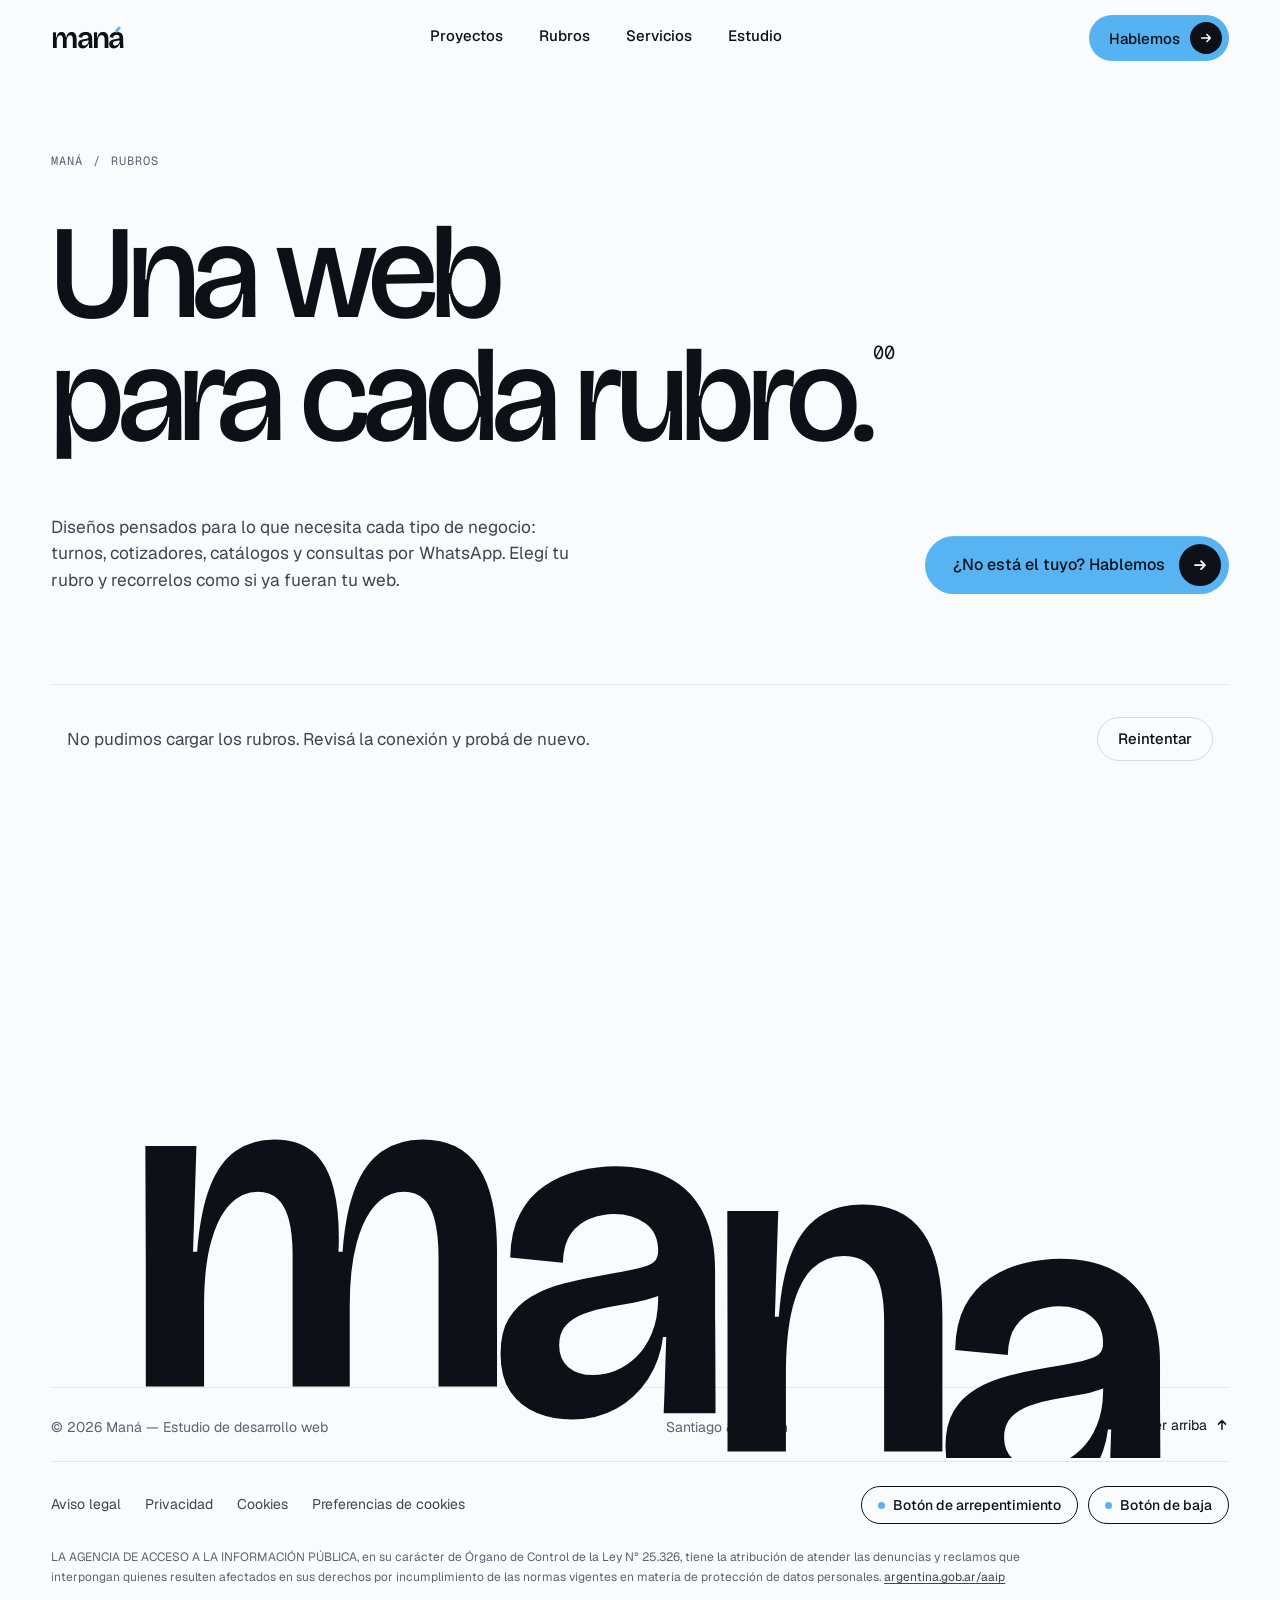
<file: rubros/index.html>
<!DOCTYPE html>
<html lang="es">
<head>
<meta charset="utf-8">
<meta name="viewport" content="width=device-width, initial-scale=1">
<title>Una web para cada rubro — Maná</title>
<meta name="description" content="Diseños de web pensados para cada tipo de negocio: elegí tu rubro y recorrelos como si ya fueran tu web.">
<meta name="theme-color" content="#FAFBFC">
<meta property="og:title" content="Una web para cada rubro — Maná">
<meta property="og:description" content="Diseños pensados para cada tipo de negocio. Elegí tu rubro y recorrelos como si ya fueran tu web.">
<meta property="og:type" content="website">
<meta property="og:locale" content="es_AR">
<link rel="icon" href="/favicon.svg" type="image/svg+xml">
<link rel="preload" href="/assets/fonts/bricolage-grotesque-latin.woff2" as="font" type="font/woff2" crossorigin>
<link rel="preload" href="/assets/fonts/geist-latin.woff2" as="font" type="font/woff2" crossorigin>
<link rel="preconnect" href="https://radar-panel-sandy.vercel.app" crossorigin>
<link rel="stylesheet" href="/assets/css/styles.css">
<script src="/assets/js/gsap.min.js" defer></script>
<script src="/assets/js/ScrollTrigger.min.js" defer></script>
<script src="/assets/js/motion.min.js" defer></script>
<script src="/assets/js/main.js" defer></script>
<script src="/assets/js/legal.js" defer></script>
<script src="/assets/js/hablemos.js" defer></script>
<script src="/assets/js/micro.js" defer></script>
<script type="module" src="/assets/js/rubros.js"></script>
</head>
<body>
<div id="top" class="mana" data-mana-root="" style="--mana: #56B3F2; position: relative; background: #FAFBFC; color: #0D1117; font-family: 'Geist', ui-sans-serif, system-ui, -apple-system, 'Segoe UI', sans-serif; overflow-x: clip">

<header style="position: sticky; top: 0; z-index: 40; background: rgba(250, 251, 252, 0.84); backdrop-filter: saturate(1.6) blur(16px); -webkit-backdrop-filter: saturate(1.6) blur(16px)">
<div class="wrap" style="display: flex; align-items: center; justify-content: space-between; gap: 24px; height: 76px">
<a href="/" aria-label="Maná, ir al inicio" data-g="nav" class="d" style="display: inline-block; font-size: 30px; font-weight: 600; letter-spacing: -0.055em; line-height: 1">man<span class="acc-a">a<span class="acc" data-g="acc" aria-hidden="true"></span></span></a>
<nav aria-label="Principal" class="nav-links" data-g="nav" style="font-size: 15px; font-weight: 500">
<a class="ulink" href="/#proyectos">Proyectos</a>
<a class="ulink" href="/rubros/" aria-current="page">Rubros</a>
<a class="ulink" href="/#servicios">Servicios</a>
<a class="ulink" href="/#estudio">Estudio</a>
</nav>
<a href="/#contacto" class="btn" data-g="nav" style="display: inline-flex; align-items: center; gap: 10px; height: 46px; padding: 0 7px 0 20px; border-radius: 999px; background: var(--mana); color: #0D1117; font-size: 15px; font-weight: 500">Hablemos<span class="bi" style="width: 32px; height: 32px; border-radius: 50%; background: #0D1117; color: #FFFFFF; display: grid; place-items: center"><svg width="14" height="14" viewBox="0 0 16 16" fill="none" aria-hidden="true"><path d="M3 8h10M9 4l4 4-4 4" stroke="currentColor" stroke-width="1.7" stroke-linecap="round" stroke-linejoin="round"></path></svg></span></a>
</div>
<div class="progress" data-m="progress" style="position: absolute; left: 0; right: 0; bottom: 0; height: 2px; background: var(--mana)"></div>
</header>

<main>

<section class="wrap rh" data-rubros="index" style="padding-bottom: clamp(96px, 11vw, 176px)">
<div class="rh-top mono" data-g="fade">
<p class="crumbs"><a href="/">Maná</a><span aria-hidden="true">/</span><span>Rubros</span></p>
<span data-rubros-total></span>
</div>
<h1 class="d rh-title">
<span class="rh-line"><span class="mask"><span data-g="word" style="display: inline-block">Una</span></span> <span class="mask"><span data-g="word" style="display: inline-block">web</span></span></span>
<span class="rh-line"><span class="mask"><span data-g="word" style="display: inline-block">para</span></span> <span class="mask"><span data-g="word" style="display: inline-block">cada</span></span> <span class="mask"><span data-g="word" style="display: inline-block">rubro.<sup class="mono" data-rubros-count style="font-size: 0.14em; letter-spacing: 0; font-weight: 400; vertical-align: top; margin-left: 0.2em; position: relative; top: 0.5em">00</sup></span></span></span>
</h1>
<div class="rh-foot">
<p class="rh-lead" data-g="fade">Diseños pensados para lo que necesita cada tipo de negocio: turnos, cotizadores, catálogos y consultas por WhatsApp. Elegí tu rubro y recorrelos como si ya fueran tu web.</p>
<div class="rh-ctas" data-g="fade">
<a href="/#contacto" class="btn" data-m="magnet" style="display: inline-flex; align-items: center; gap: 14px; height: 58px; padding: 0 8px 0 28px; border-radius: 999px; background: var(--mana); color: #0D1117; font-size: 16px; font-weight: 500">¿No está el tuyo? Hablemos<span class="bi" style="width: 42px; height: 42px; border-radius: 50%; background: #0D1117; color: #FFFFFF; display: grid; place-items: center"><svg width="16" height="16" viewBox="0 0 16 16" fill="none" aria-hidden="true"><path d="M3 8h10M9 4l4 4-4 4" stroke="currentColor" stroke-width="1.7" stroke-linecap="round" stroke-linejoin="round"></path></svg></span></a>
</div>
</div>
<div data-rubros-groups style="margin-top: clamp(64px, 7vw, 112px)">
<ol class="rb-list">
<li class="rb-skel" aria-hidden="true"></li>
<li class="rb-skel" aria-hidden="true"></li>
<li class="rb-skel" aria-hidden="true"></li>
</ol>
</div>
<noscript><p style="margin: 24px 0 0; color: #3D4550">Activá JavaScript para ver los diseños por rubro.</p></noscript>
</section>

</main>

<footer style="padding-top: clamp(40px, 5vw, 80px)">
<div class="wrap">
<div data-g="foot" aria-hidden="true" class="d" style="display: flex; justify-content: center; font-size: clamp(120px, 36vw, 560px); font-weight: 600; line-height: 0.78; letter-spacing: -0.05em; color: #0D1117">
<span class="mask"><span data-g="fl" style="display: inline-block">m</span></span>
<span class="mask"><span data-g="fl" style="display: inline-block">a</span></span>
<span class="mask"><span data-g="fl" style="display: inline-block">n</span></span>
<span class="mask"><span data-g="fl" class="acc-a">a<span class="acc" data-g="facc"></span></span></span>
</div>
<div style="display: flex; flex-wrap: wrap; align-items: center; justify-content: space-between; gap: 16px 32px; margin-top: clamp(20px, 2.4vw, 36px); padding: 28px 0 24px; border-top: 1px solid #E3E7EC; font-size: 14px; color: #5A6472">
<span>© 2026 Maná — Estudio de desarrollo web</span>
<span>Santiago &amp; Damián</span>
<a href="#top" class="ulink" style="display: inline-flex; align-items: center; gap: 8px; color: #0D1117">Volver arriba<svg width="14" height="14" viewBox="0 0 16 16" fill="none" aria-hidden="true"><path d="M8 13V3M4 7l4-4 4 4" stroke="currentColor" stroke-width="1.7" stroke-linecap="round" stroke-linejoin="round"></path></svg></a>
</div>
<div class="legal-foot">
<nav class="legal-links" aria-label="Información legal">
<a class="ulink" href="/legal/aviso-legal/">Aviso legal</a>
<a class="ulink" href="/legal/privacidad/">Privacidad</a>
<a class="ulink" href="/legal/cookies/">Cookies</a>
<button type="button" class="ulink" data-consent-open>Preferencias de cookies</button>
</nav>
<span class="legal-btns">
<a class="legal-pill" href="/legal/arrepentimiento/">Botón de arrepentimiento</a>
<a class="legal-pill" href="/legal/arrepentimiento/?tipo=baja">Botón de baja</a>
</span>
</div>
<p class="legal-aaip">LA AGENCIA DE ACCESO A LA INFORMACIÓN PÚBLICA, en su carácter de Órgano de Control de la Ley N° 25.326, tiene la atribución de atender las denuncias y reclamos que interpongan quienes resulten afectados en sus derechos por incumplimiento de las normas vigentes en materia de protección de datos personales. <a href="https://www.argentina.gob.ar/aaip/datospersonales" target="_blank" rel="noopener">argentina.gob.ar/aaip</a></p>
</div>
</footer>

<div class="cursor" data-m="cursor" aria-hidden="true"><div class="blob" data-m="blob"><span class="mono cursor-label" data-m="cursor-label" style="font-size: 12px; font-weight: 500; letter-spacing: 0.08em; text-transform: uppercase; color: #0D1117">Ver</span></div></div>

</div>
</body>
</html>
</file>
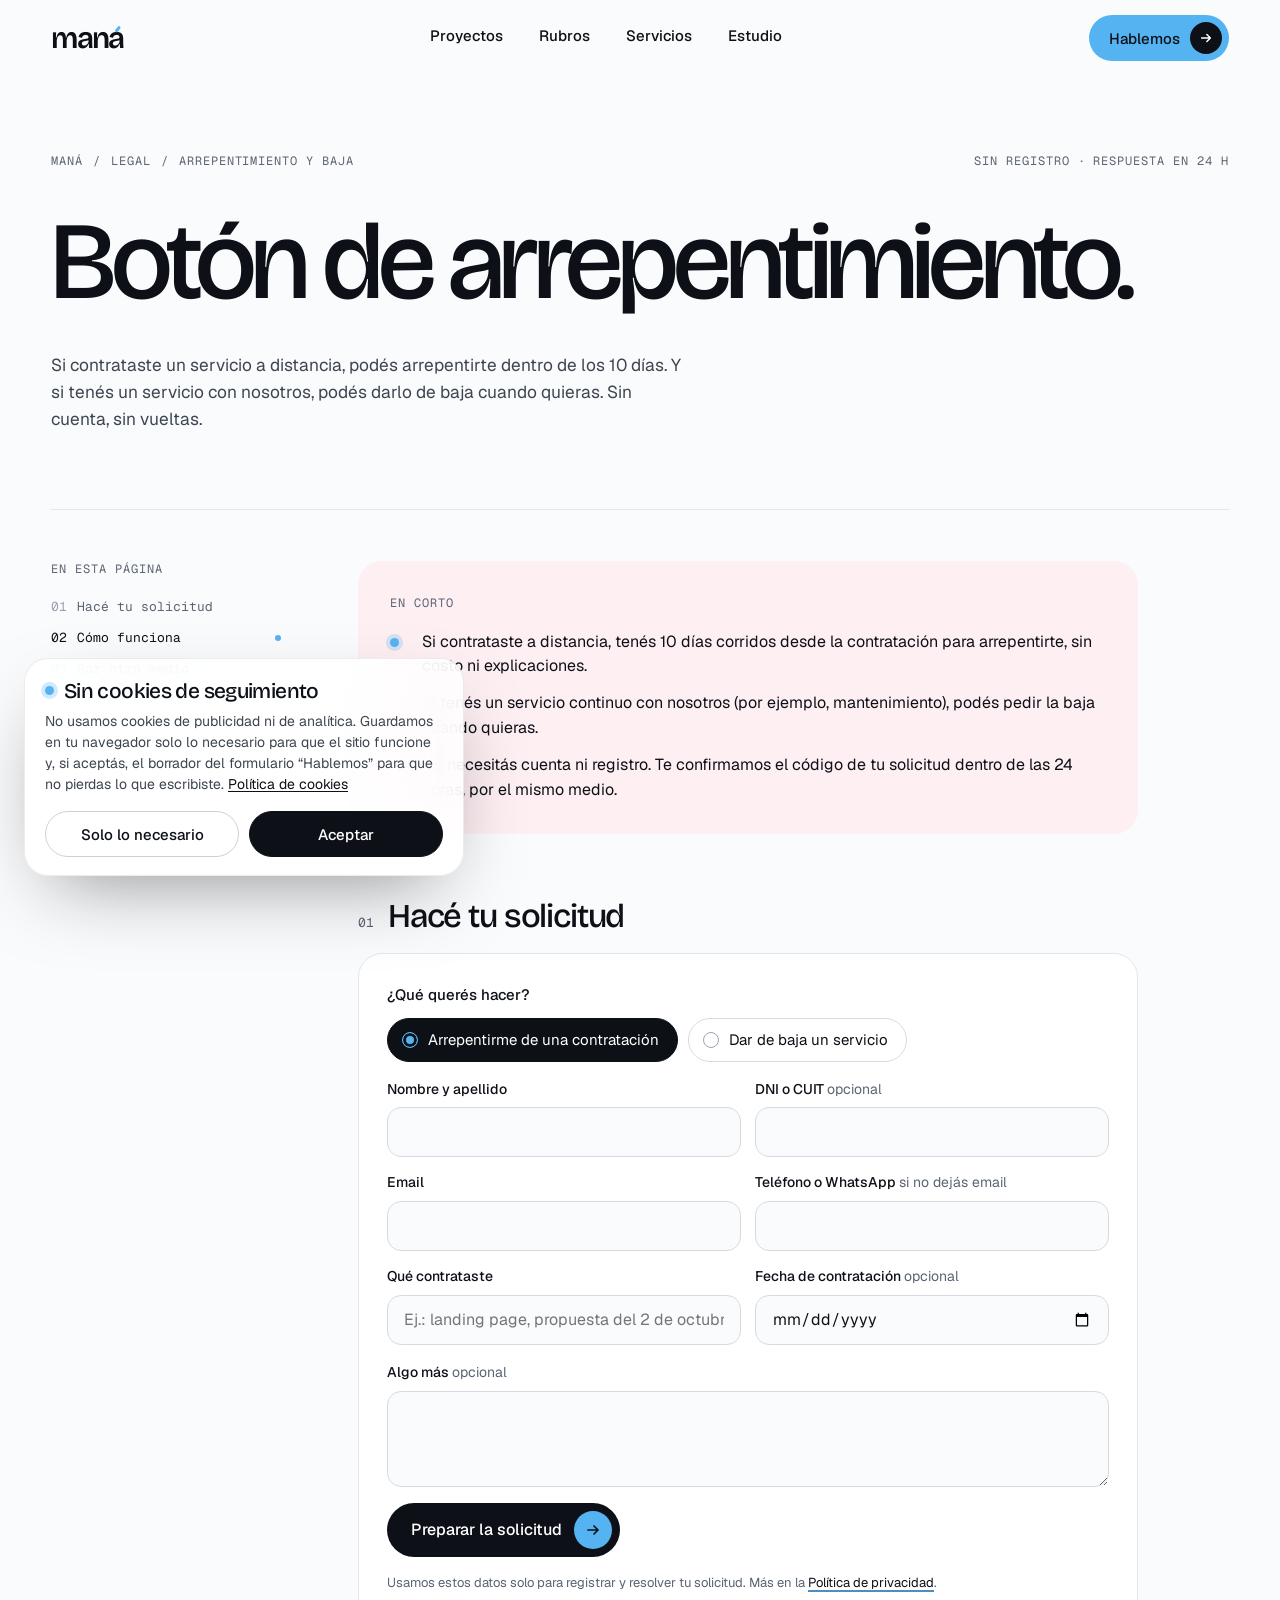
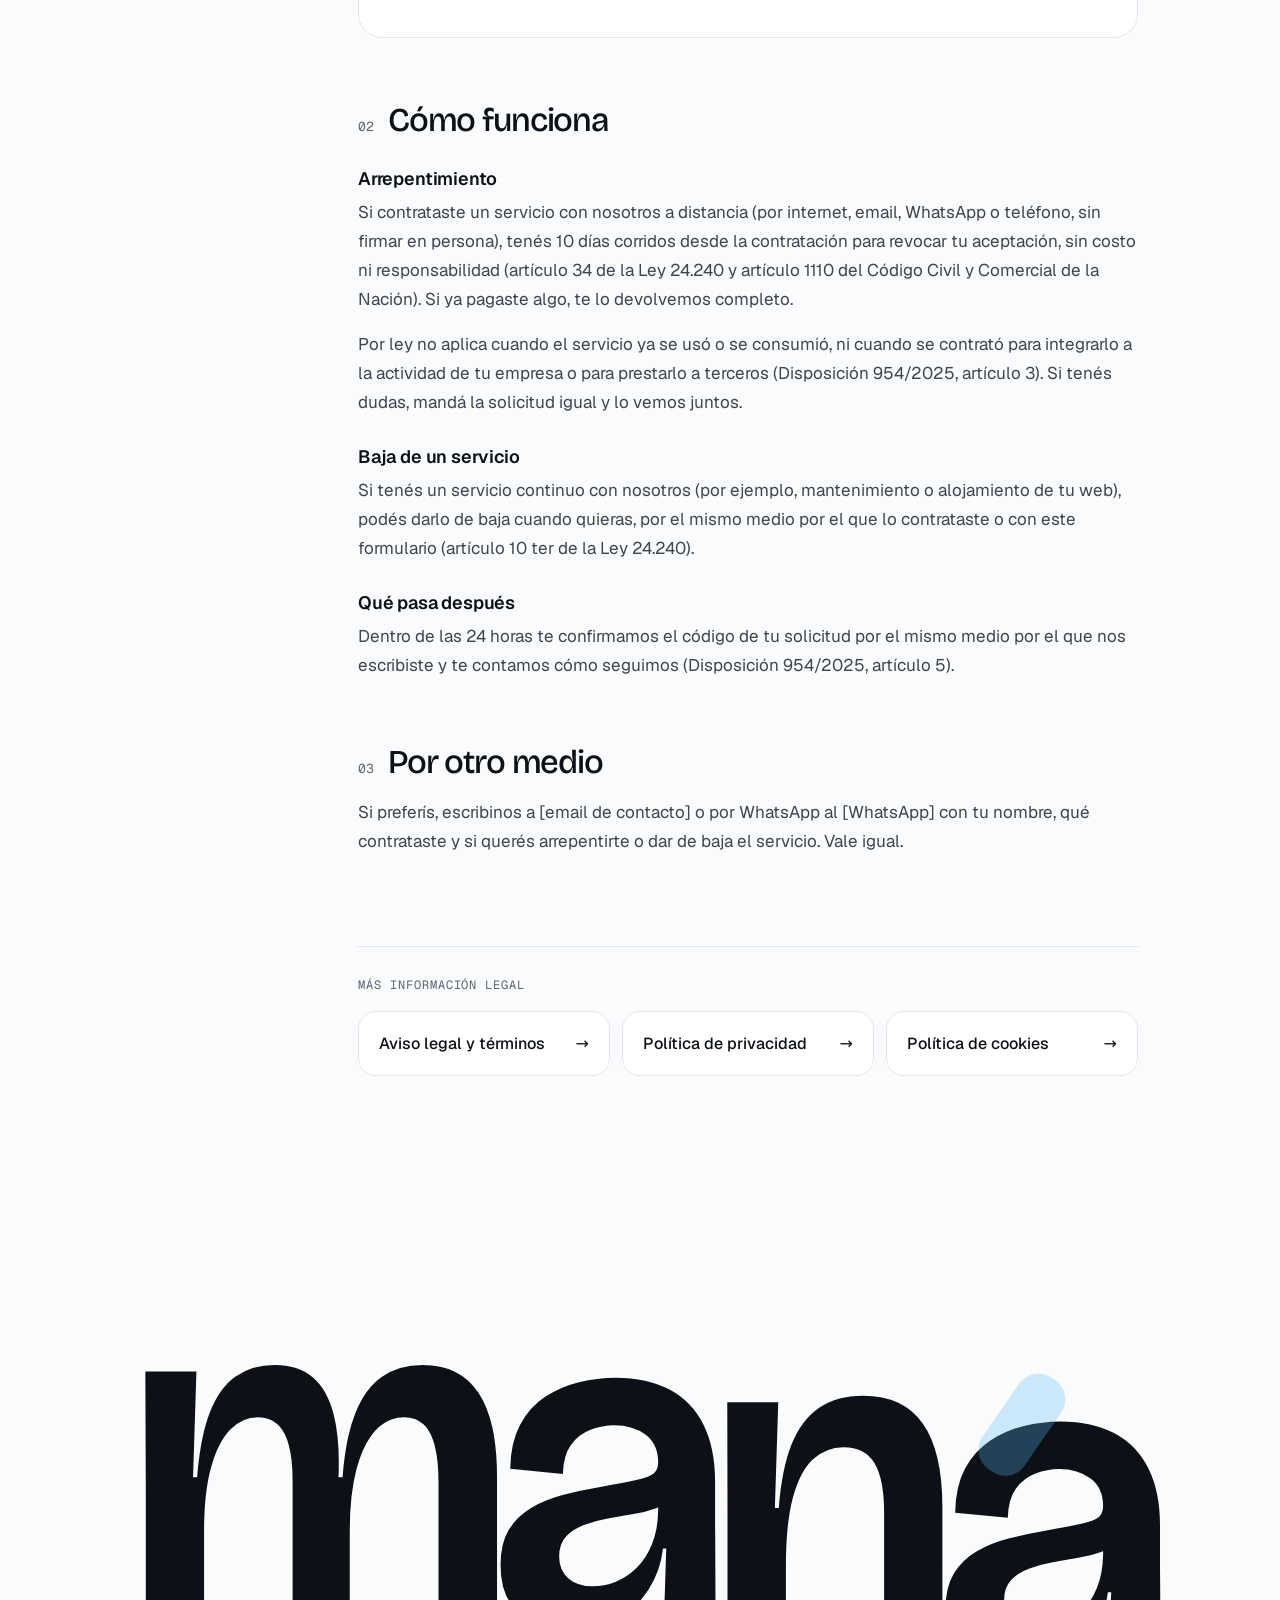
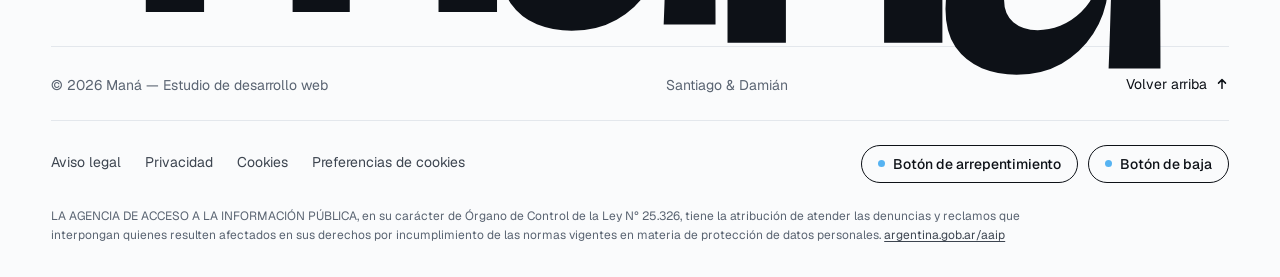
<file: legal/arrepentimiento/index.html>
<!DOCTYPE html>
<html lang="es">
<head>
<meta charset="utf-8">
<meta name="viewport" content="width=device-width, initial-scale=1">
<title>Botón de arrepentimiento — Maná</title>
<meta name="description" content="Arrepentite de una contratación a distancia dentro de los 10 días o pedí la baja de un servicio, sin registrarte.">
<meta name="theme-color" content="#FAFBFC">
<meta property="og:title" content="Botón de arrepentimiento y de baja — Maná">
<meta property="og:description" content="Revocá una contratación o pedí la baja de un servicio, sin registrarte.">
<meta property="og:type" content="website">
<meta property="og:locale" content="es_AR">
<link rel="icon" href="/favicon.svg" type="image/svg+xml">
<link rel="preload" href="/assets/fonts/bricolage-grotesque-latin.woff2" as="font" type="font/woff2" crossorigin>
<link rel="preload" href="/assets/fonts/geist-latin.woff2" as="font" type="font/woff2" crossorigin>
<link rel="stylesheet" href="/assets/css/styles.css">
<script src="/assets/js/gsap.min.js" defer></script>
<script src="/assets/js/ScrollTrigger.min.js" defer></script>
<script src="/assets/js/motion.min.js" defer></script>
<script src="/assets/js/main.js" defer></script>
<script src="/assets/js/legal.js" defer></script>
<script src="/assets/js/hablemos.js" defer></script>
<script src="/assets/js/micro.js" defer></script>
</head>
<body>
<div id="top" class="mana" data-mana-root="" style="--mana: #56B3F2; position: relative; background: #FAFBFC; color: #0D1117; font-family: 'Geist', ui-sans-serif, system-ui, -apple-system, 'Segoe UI', sans-serif; overflow-x: clip">

<header style="position: sticky; top: 0; z-index: 40; background: rgba(250, 251, 252, 0.84); backdrop-filter: saturate(1.6) blur(16px); -webkit-backdrop-filter: saturate(1.6) blur(16px)">
<div class="wrap" style="display: flex; align-items: center; justify-content: space-between; gap: 24px; height: 76px">
<a href="/" aria-label="Maná, ir al inicio" data-g="nav" class="d" style="display: inline-block; font-size: 30px; font-weight: 600; letter-spacing: -0.055em; line-height: 1">man<span class="acc-a">a<span class="acc" data-g="acc" aria-hidden="true"></span></span></a>
<nav aria-label="Principal" class="nav-links" data-g="nav" style="font-size: 15px; font-weight: 500">
<a class="ulink" href="/#proyectos">Proyectos</a>
<a class="ulink" href="/rubros/">Rubros</a>
<a class="ulink" href="/#servicios">Servicios</a>
<a class="ulink" href="/#estudio">Estudio</a>
</nav>
<a href="/#contacto" class="btn" data-g="nav" style="display: inline-flex; align-items: center; gap: 10px; height: 46px; padding: 0 7px 0 20px; border-radius: 999px; background: var(--mana); color: #0D1117; font-size: 15px; font-weight: 500">Hablemos<span class="bi" style="width: 32px; height: 32px; border-radius: 50%; background: #0D1117; color: #FFFFFF; display: grid; place-items: center"><svg width="14" height="14" viewBox="0 0 16 16" fill="none" aria-hidden="true"><path d="M3 8h10M9 4l4 4-4 4" stroke="currentColor" stroke-width="1.7" stroke-linecap="round" stroke-linejoin="round"></path></svg></span></a>
</div>
<div class="progress" data-m="progress" style="position: absolute; left: 0; right: 0; bottom: 0; height: 2px; background: var(--mana)"></div>
</header>

<main>
<article class="wrap lg">
<div class="rh-top mono" data-g="fade">
<p class="crumbs"><a href="/">Maná</a><span aria-hidden="true">/</span><span>Legal</span><span aria-hidden="true">/</span><span>Arrepentimiento y baja</span></p>
<span>Sin registro · Respuesta en 24 h</span>
</div>
<h1 class="d lg-title"><span class="mask"><span data-g="word" style="display: inline-block">Botón</span></span> <span class="mask"><span data-g="word" style="display: inline-block">de</span></span> <span class="mask"><span data-g="word" style="display: inline-block">arrepentimiento.</span></span></h1>
<p class="lg-lead" data-g="fade">Si contrataste un servicio a distancia, podés arrepentirte dentro de los 10 días. Y si tenés un servicio con nosotros, podés darlo de baja cuando quieras. Sin cuenta, sin vueltas.</p>

<div class="lg-grid">
<nav class="lg-toc mono" aria-label="En esta página">
<p class="lbl">En esta página</p>
<ol>
<li><a href="#solicitud"><span>01</span>Hacé tu solicitud</a></li>
<li><a href="#como-funciona"><span>02</span>Cómo funciona</a></li>
<li><a href="#otros-medios"><span>03</span>Por otro medio</a></li>
</ol>
</nav>

<div class="lg-body">
<aside class="lg-sum" data-m="reveal" aria-label="En corto">
<p class="mono lbl">En corto</p>
<ul>
<li>Si contrataste a distancia, tenés 10 días corridos desde la contratación para arrepentirte, sin costo ni explicaciones.</li>
<li>Si tenés un servicio continuo con nosotros (por ejemplo, mantenimiento), podés pedir la baja cuando quieras.</li>
<li>No necesitás cuenta ni registro. Te confirmamos el código de tu solicitud dentro de las 24 horas, por el mismo medio.</li>
</ul>
</aside>

<section id="solicitud">
<h2 class="d"><span class="mono">01</span>Hacé tu solicitud</h2>
<form class="arr" data-arr data-email="[email de contacto]" data-whatsapp="[WhatsApp]" novalidate>
<fieldset>
<legend>¿Qué querés hacer?</legend>
<label class="arr-opt"><input type="radio" name="tipo" value="arrepentimiento" checked>Arrepentirme de una contratación</label>
<label class="arr-opt"><input type="radio" name="tipo" value="baja">Dar de baja un servicio</label>
</fieldset>
<div class="arr-grid">
<label class="arr-field">Nombre y apellido<input name="nombre" autocomplete="name" maxlength="80" required><span data-arr-err="nombre" role="alert"></span></label>
<label class="arr-field"><span>DNI o CUIT <span class="opt">opcional</span></span><input name="dni" inputmode="numeric" maxlength="20"></label>
<label class="arr-field">Email<input name="email" type="email" autocomplete="email" maxlength="120"><span data-arr-err="email" role="alert"></span></label>
<label class="arr-field"><span>Teléfono o WhatsApp <span class="opt">si no dejás email</span></span><input name="telefono" type="tel" autocomplete="tel" maxlength="40"></label>
<label class="arr-field">Qué contrataste<input name="servicio" maxlength="160" placeholder="Ej.: landing page, propuesta del 2 de octubre"><span data-arr-err="servicio" role="alert"></span></label>
<label class="arr-field"><span>Fecha de contratación <span class="opt">opcional</span></span><input name="fecha" type="date"></label>
</div>
<label class="arr-field"><span>Algo más <span class="opt">opcional</span></span><textarea name="detalle" maxlength="1000"></textarea></label>
<button type="submit" class="arr-send">Preparar la solicitud<span class="bi"><svg width="16" height="16" viewBox="0 0 16 16" fill="none" aria-hidden="true"><path d="M3 8h10M9 4l4 4-4 4" stroke="currentColor" stroke-width="1.7" stroke-linecap="round" stroke-linejoin="round"></path></svg></span></button>
<p class="arr-fine">Usamos estos datos solo para registrar y resolver tu solicitud. Más en la <a href="/legal/privacidad/">Política de privacidad</a>.</p>
</form>
<div class="arr-out" data-arr-out tabindex="-1" hidden>
<p class="mono lbl">Tu código de solicitud</p>
<strong class="arr-code mono" data-arr-code></strong>
<p>Último paso: mandanos la solicitud. Dentro de las 24 horas te confirmamos este código, por el mismo medio, y te contamos cómo seguimos.</p>
<pre data-arr-text></pre>
<div class="arr-actions">
<a data-arr-mail href="#" hidden>Enviar por email</a>
<a data-arr-wa href="#" target="_blank" rel="noopener" hidden>Enviar por WhatsApp</a>
<button type="button" data-arr-copy>Copiar el texto</button>
</div>
<p data-arr-none hidden style="margin: 16px 0 0">Copiá el texto y mandalo a [email de contacto].</p>
</div>
<noscript><p class="lg-note">Para usar el formulario activá JavaScript, o escribinos directamente a [email de contacto] con tu nombre, qué contrataste y si querés arrepentirte o dar de baja el servicio.</p></noscript>
</section>

<section id="como-funciona">
<h2 class="d"><span class="mono">02</span>Cómo funciona</h2>
<h3>Arrepentimiento</h3>
<p>Si contrataste un servicio con nosotros a distancia (por internet, email, WhatsApp o teléfono, sin firmar en persona), tenés 10 días corridos desde la contratación para revocar tu aceptación, sin costo ni responsabilidad (artículo 34 de la Ley 24.240 y artículo 1110 del Código Civil y Comercial de la Nación). Si ya pagaste algo, te lo devolvemos completo.</p>
<p>Por ley no aplica cuando el servicio ya se usó o se consumió, ni cuando se contrató para integrarlo a la actividad de tu empresa o para prestarlo a terceros (Disposición 954/2025, artículo 3). Si tenés dudas, mandá la solicitud igual y lo vemos juntos.</p>
<h3>Baja de un servicio</h3>
<p>Si tenés un servicio continuo con nosotros (por ejemplo, mantenimiento o alojamiento de tu web), podés darlo de baja cuando quieras, por el mismo medio por el que lo contrataste o con este formulario (artículo 10 ter de la Ley 24.240).</p>
<h3>Qué pasa después</h3>
<p>Dentro de las 24 horas te confirmamos el código de tu solicitud por el mismo medio por el que nos escribiste y te contamos cómo seguimos (Disposición 954/2025, artículo 5).</p>
</section>

<section id="otros-medios">
<h2 class="d"><span class="mono">03</span>Por otro medio</h2>
<p>Si preferís, escribinos a [email de contacto] o por WhatsApp al [WhatsApp] con tu nombre, qué contrataste y si querés arrepentirte o dar de baja el servicio. Vale igual.</p>
</section>

<nav class="lg-more" aria-label="Más información legal">
<p class="mono lbl">Más información legal</p>
<ul>
<li><a href="/legal/aviso-legal/">Aviso legal y términos</a></li>
<li><a href="/legal/privacidad/">Política de privacidad</a></li>
<li><a href="/legal/cookies/">Política de cookies</a></li>
</ul>
</nav>
</div>
</div>
</article>
</main>

<footer style="padding-top: clamp(40px, 5vw, 80px)">
<div class="wrap">
<div data-g="foot" aria-hidden="true" class="d" style="display: flex; justify-content: center; font-size: clamp(120px, 36vw, 560px); font-weight: 600; line-height: 0.78; letter-spacing: -0.05em; color: #0D1117">
<span class="mask"><span data-g="fl" style="display: inline-block">m</span></span>
<span class="mask"><span data-g="fl" style="display: inline-block">a</span></span>
<span class="mask"><span data-g="fl" style="display: inline-block">n</span></span>
<span class="mask"><span data-g="fl" class="acc-a">a<span class="acc" data-g="facc"></span></span></span>
</div>
<div style="display: flex; flex-wrap: wrap; align-items: center; justify-content: space-between; gap: 16px 32px; margin-top: clamp(20px, 2.4vw, 36px); padding: 28px 0 24px; border-top: 1px solid #E3E7EC; font-size: 14px; color: #5A6472">
<span>© 2026 Maná — Estudio de desarrollo web</span>
<span>Santiago &amp; Damián</span>
<a href="#top" class="ulink" style="display: inline-flex; align-items: center; gap: 8px; color: #0D1117">Volver arriba<svg width="14" height="14" viewBox="0 0 16 16" fill="none" aria-hidden="true"><path d="M8 13V3M4 7l4-4 4 4" stroke="currentColor" stroke-width="1.7" stroke-linecap="round" stroke-linejoin="round"></path></svg></a>
</div>
<div class="legal-foot">
<nav class="legal-links" aria-label="Información legal">
<a class="ulink" href="/legal/aviso-legal/">Aviso legal</a>
<a class="ulink" href="/legal/privacidad/">Privacidad</a>
<a class="ulink" href="/legal/cookies/">Cookies</a>
<button type="button" class="ulink" data-consent-open>Preferencias de cookies</button>
</nav>
<span class="legal-btns">
<a class="legal-pill" href="/legal/arrepentimiento/" aria-current="page">Botón de arrepentimiento</a>
<a class="legal-pill" href="/legal/arrepentimiento/?tipo=baja">Botón de baja</a>
</span>
</div>
<p class="legal-aaip">LA AGENCIA DE ACCESO A LA INFORMACIÓN PÚBLICA, en su carácter de Órgano de Control de la Ley N° 25.326, tiene la atribución de atender las denuncias y reclamos que interpongan quienes resulten afectados en sus derechos por incumplimiento de las normas vigentes en materia de protección de datos personales. <a href="https://www.argentina.gob.ar/aaip/datospersonales" target="_blank" rel="noopener">argentina.gob.ar/aaip</a></p>
</div>
</footer>

<div class="cursor" data-m="cursor" aria-hidden="true"><div class="blob" data-m="blob"><span class="mono cursor-label" data-m="cursor-label" style="font-size: 12px; font-weight: 500; letter-spacing: 0.08em; text-transform: uppercase; color: #0D1117">Ver</span></div></div>

</div>
</body>
</html>
</file>
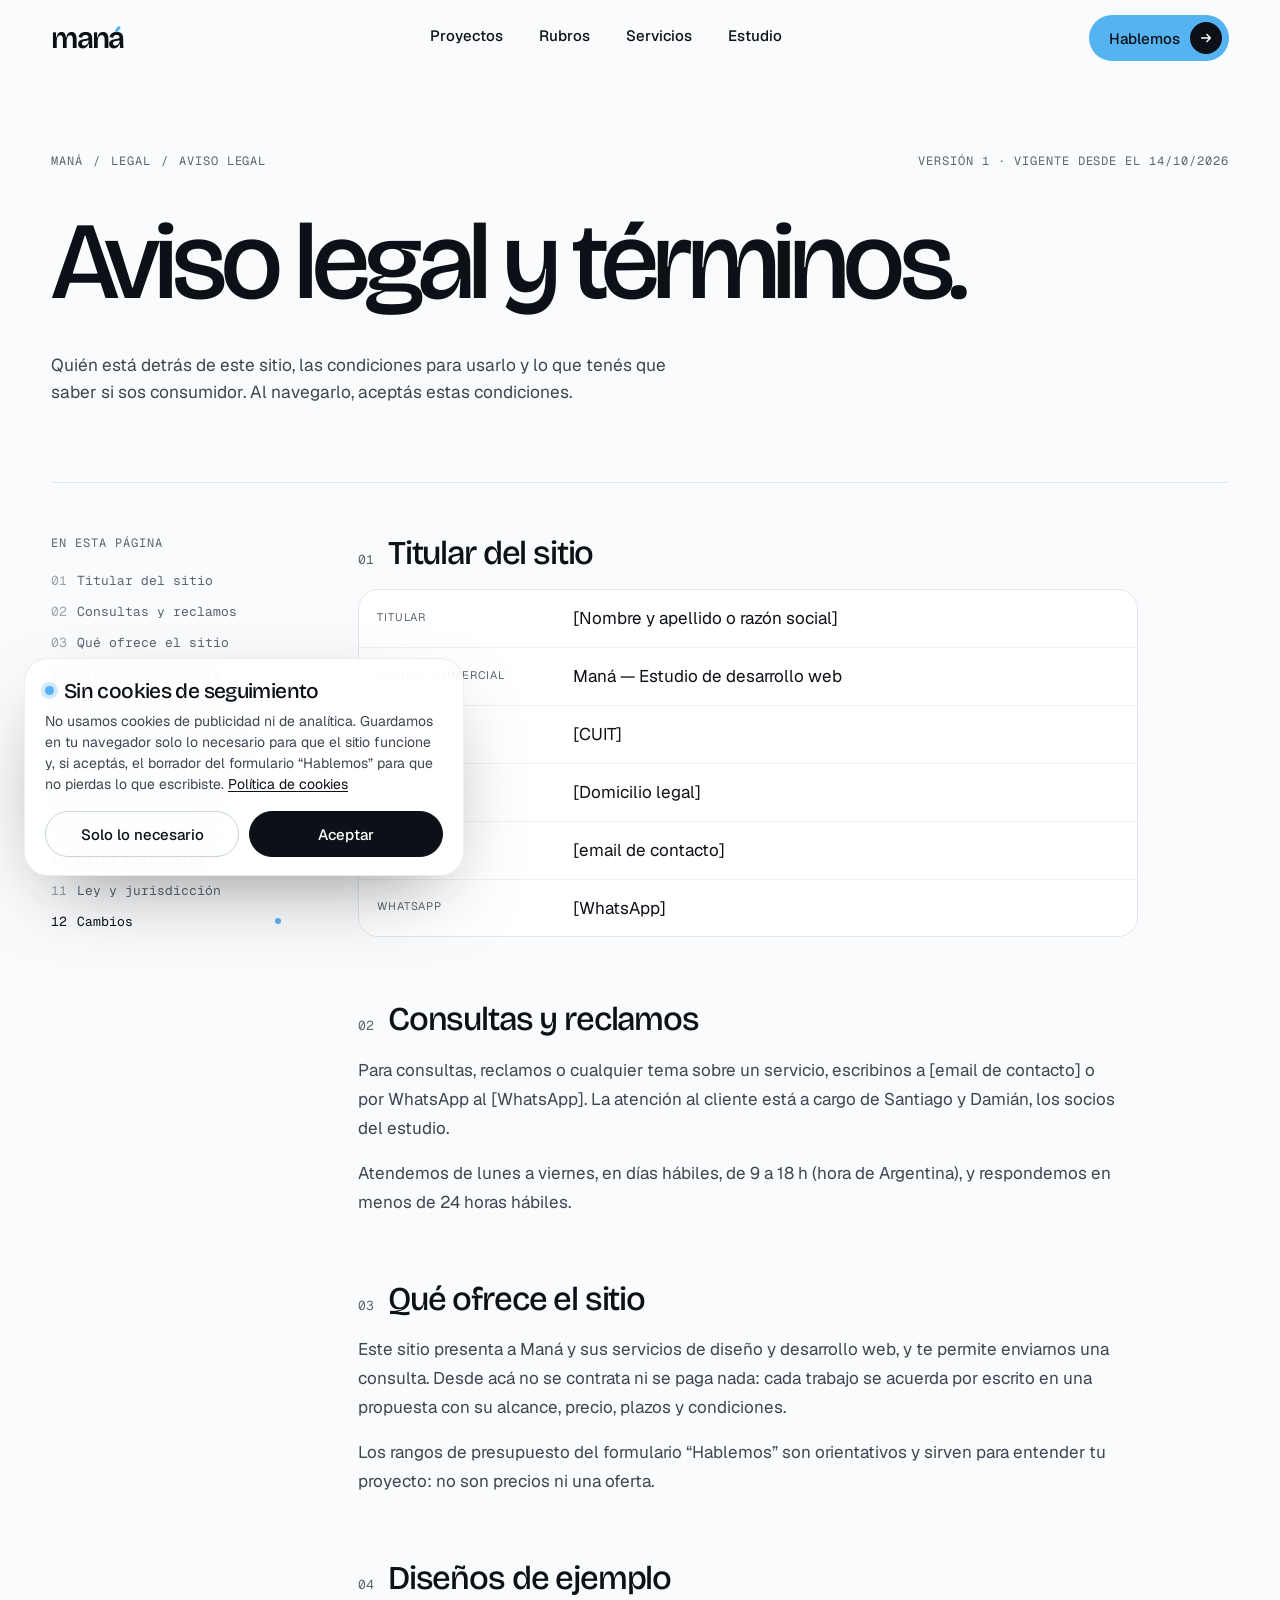
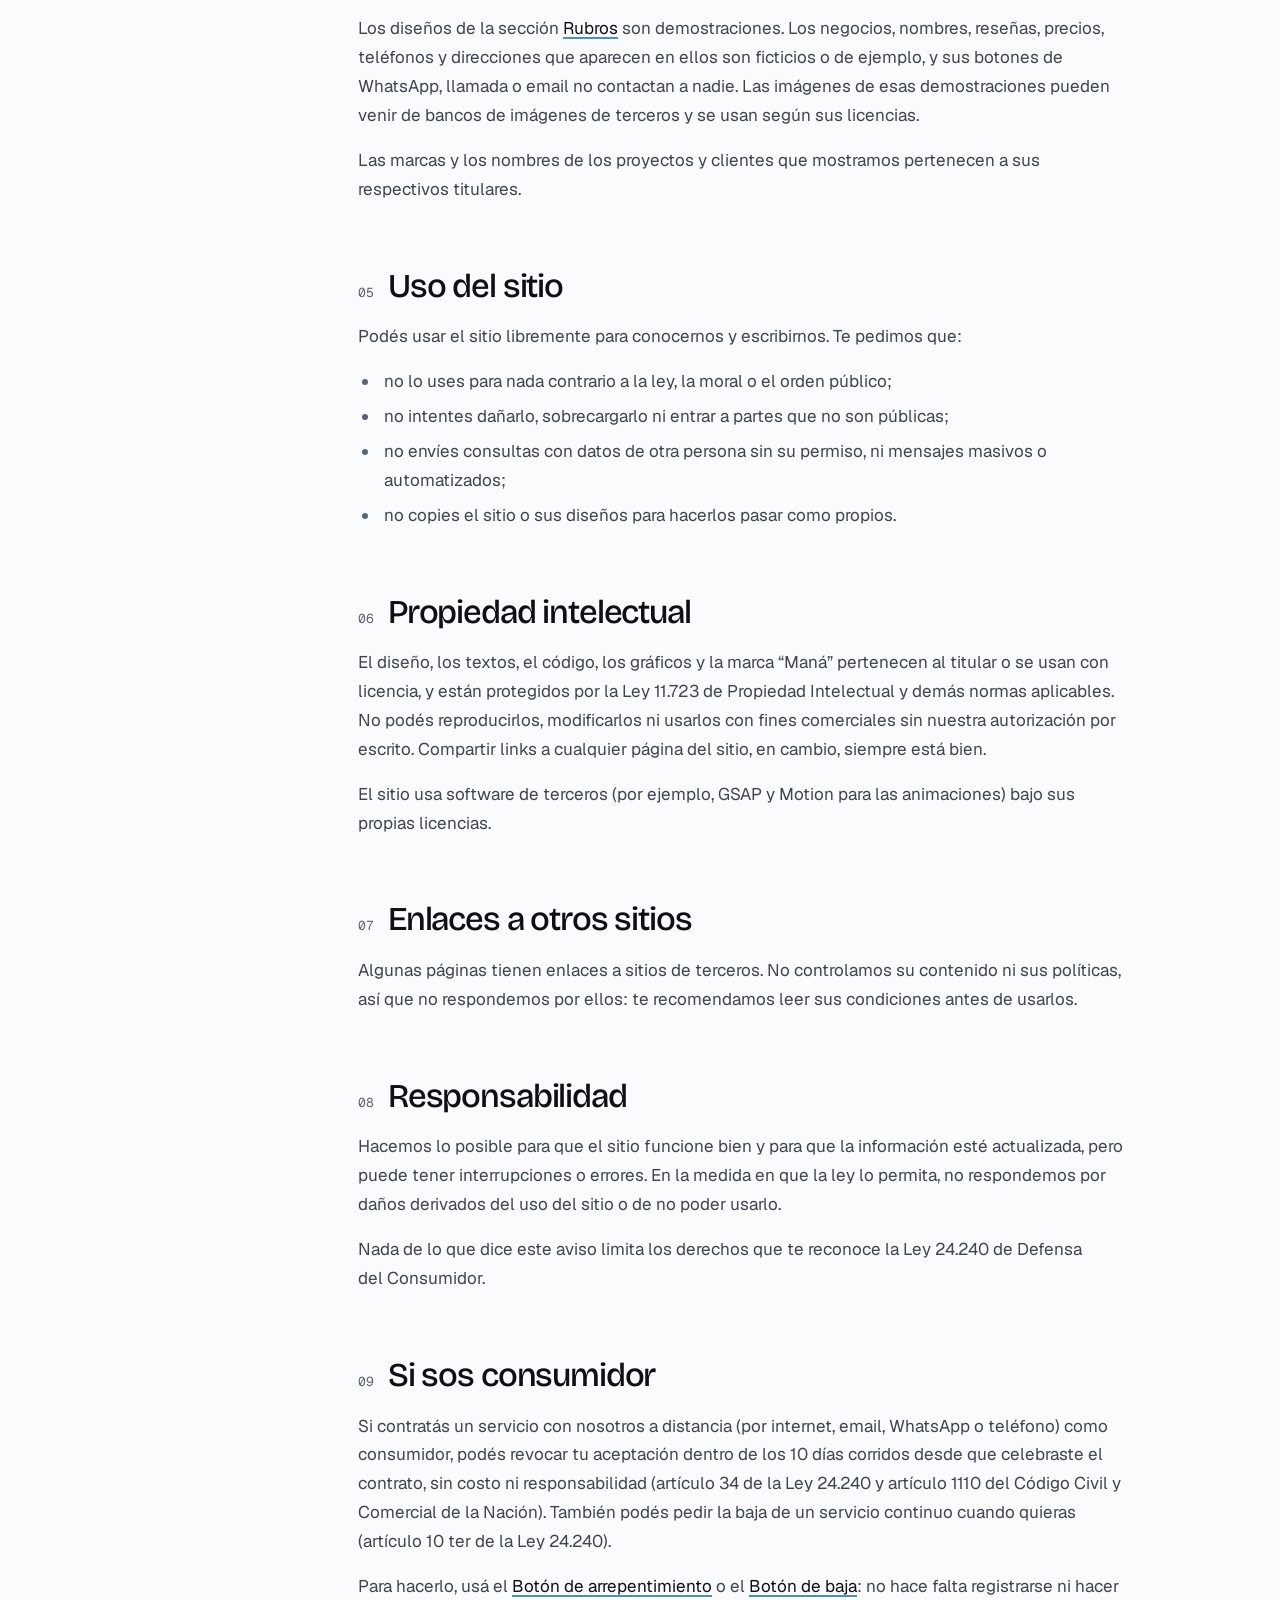
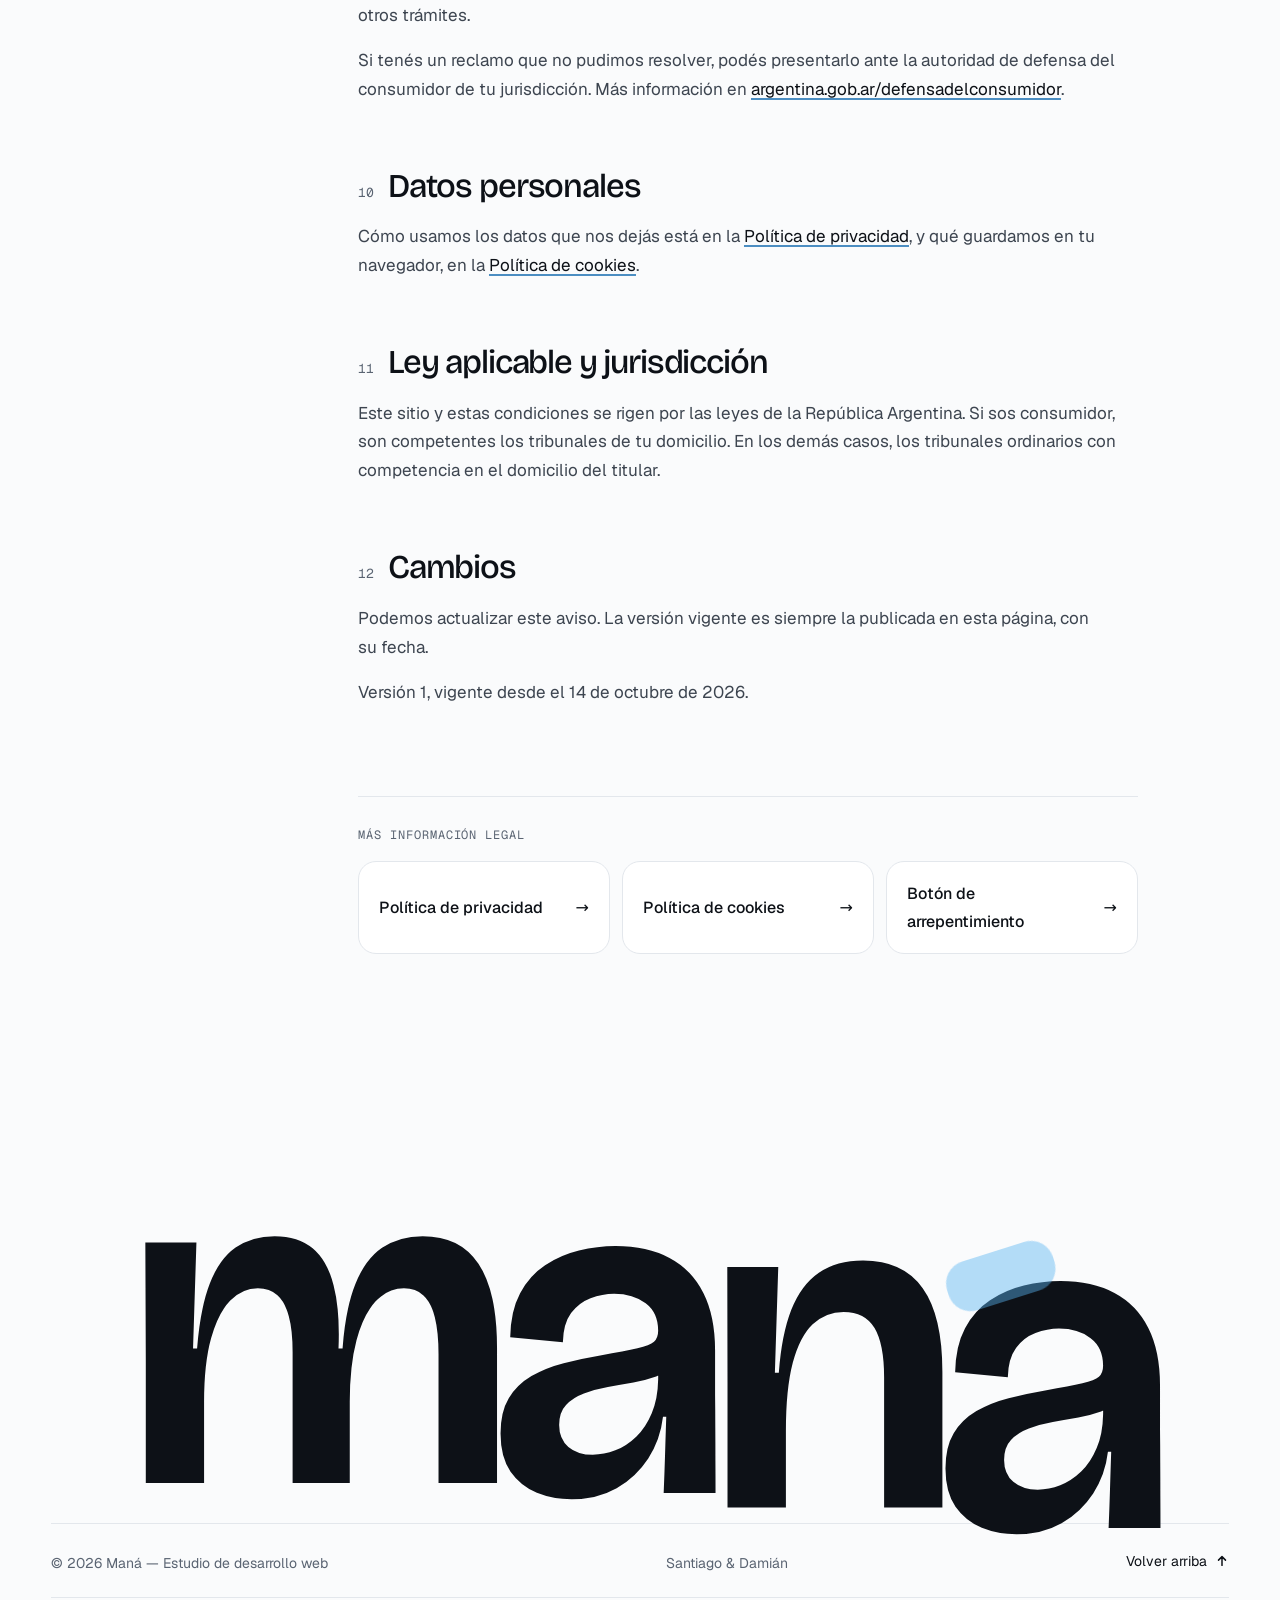
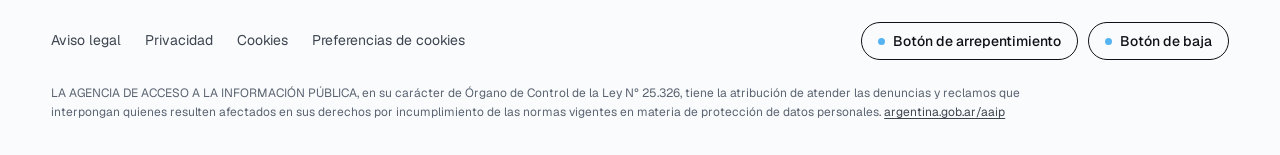
<file: legal/aviso-legal/index.html>
<!DOCTYPE html>
<html lang="es">
<head>
<meta charset="utf-8">
<meta name="viewport" content="width=device-width, initial-scale=1">
<title>Aviso legal y términos — Maná</title>
<meta name="description" content="Quién está detrás de Maná, las condiciones para usar este sitio y tus derechos como consumidor.">
<meta name="theme-color" content="#FAFBFC">
<meta property="og:title" content="Aviso legal y términos — Maná">
<meta property="og:description" content="Quiénes somos, las reglas del sitio y tus derechos como consumidor.">
<meta property="og:type" content="website">
<meta property="og:locale" content="es_AR">
<link rel="icon" href="/favicon.svg" type="image/svg+xml">
<link rel="preload" href="/assets/fonts/bricolage-grotesque-latin.woff2" as="font" type="font/woff2" crossorigin>
<link rel="preload" href="/assets/fonts/geist-latin.woff2" as="font" type="font/woff2" crossorigin>
<link rel="stylesheet" href="/assets/css/styles.css">
<script src="/assets/js/gsap.min.js" defer></script>
<script src="/assets/js/ScrollTrigger.min.js" defer></script>
<script src="/assets/js/motion.min.js" defer></script>
<script src="/assets/js/main.js" defer></script>
<script src="/assets/js/legal.js" defer></script>
<script src="/assets/js/hablemos.js" defer></script>
<script src="/assets/js/micro.js" defer></script>
</head>
<body>
<div id="top" class="mana" data-mana-root="" style="--mana: #56B3F2; position: relative; background: #FAFBFC; color: #0D1117; font-family: 'Geist', ui-sans-serif, system-ui, -apple-system, 'Segoe UI', sans-serif; overflow-x: clip">

<header style="position: sticky; top: 0; z-index: 40; background: rgba(250, 251, 252, 0.84); backdrop-filter: saturate(1.6) blur(16px); -webkit-backdrop-filter: saturate(1.6) blur(16px)">
<div class="wrap" style="display: flex; align-items: center; justify-content: space-between; gap: 24px; height: 76px">
<a href="/" aria-label="Maná, ir al inicio" data-g="nav" class="d" style="display: inline-block; font-size: 30px; font-weight: 600; letter-spacing: -0.055em; line-height: 1">man<span class="acc-a">a<span class="acc" data-g="acc" aria-hidden="true"></span></span></a>
<nav aria-label="Principal" class="nav-links" data-g="nav" style="font-size: 15px; font-weight: 500">
<a class="ulink" href="/#proyectos">Proyectos</a>
<a class="ulink" href="/rubros/">Rubros</a>
<a class="ulink" href="/#servicios">Servicios</a>
<a class="ulink" href="/#estudio">Estudio</a>
</nav>
<a href="/#contacto" class="btn" data-g="nav" style="display: inline-flex; align-items: center; gap: 10px; height: 46px; padding: 0 7px 0 20px; border-radius: 999px; background: var(--mana); color: #0D1117; font-size: 15px; font-weight: 500">Hablemos<span class="bi" style="width: 32px; height: 32px; border-radius: 50%; background: #0D1117; color: #FFFFFF; display: grid; place-items: center"><svg width="14" height="14" viewBox="0 0 16 16" fill="none" aria-hidden="true"><path d="M3 8h10M9 4l4 4-4 4" stroke="currentColor" stroke-width="1.7" stroke-linecap="round" stroke-linejoin="round"></path></svg></span></a>
</div>
<div class="progress" data-m="progress" style="position: absolute; left: 0; right: 0; bottom: 0; height: 2px; background: var(--mana)"></div>
</header>

<main>
<article class="wrap lg">
<div class="rh-top mono" data-g="fade">
<p class="crumbs"><a href="/">Maná</a><span aria-hidden="true">/</span><span>Legal</span><span aria-hidden="true">/</span><span>Aviso legal</span></p>
<span>Versión 1 · Vigente desde el 14/10/2026</span>
</div>
<h1 class="d lg-title"><span class="mask"><span data-g="word" style="display: inline-block">Aviso</span></span> <span class="mask"><span data-g="word" style="display: inline-block">legal</span></span> <span class="mask"><span data-g="word" style="display: inline-block">y</span></span> <span class="mask"><span data-g="word" style="display: inline-block">términos.</span></span></h1>
<p class="lg-lead" data-g="fade">Quién está detrás de este sitio, las condiciones para usarlo y lo que tenés que saber si sos consumidor. Al navegarlo, aceptás estas condiciones.</p>

<div class="lg-grid">
<nav class="lg-toc mono" aria-label="En esta página">
<p class="lbl">En esta página</p>
<ol>
<li><a href="#titular"><span>01</span>Titular del sitio</a></li>
<li><a href="#atencion"><span>02</span>Consultas y reclamos</a></li>
<li><a href="#objeto"><span>03</span>Qué ofrece el sitio</a></li>
<li><a href="#ejemplos"><span>04</span>Diseños de ejemplo</a></li>
<li><a href="#uso"><span>05</span>Uso del sitio</a></li>
<li><a href="#propiedad"><span>06</span>Propiedad intelectual</a></li>
<li><a href="#enlaces"><span>07</span>Enlaces a otros sitios</a></li>
<li><a href="#responsabilidad"><span>08</span>Responsabilidad</a></li>
<li><a href="#consumidor"><span>09</span>Si sos consumidor</a></li>
<li><a href="#datos"><span>10</span>Datos personales</a></li>
<li><a href="#ley"><span>11</span>Ley y jurisdicción</a></li>
<li><a href="#cambios"><span>12</span>Cambios</a></li>
</ol>
</nav>

<div class="lg-body">
<section id="titular" style="margin-top: 0">
<h2 class="d"><span class="mono">01</span>Titular del sitio</h2>
<dl class="lg-id">
<div><dt>Titular</dt><dd>[Nombre y apellido o razón social]</dd></div>
<div><dt>Nombre comercial</dt><dd>Maná — Estudio de desarrollo web</dd></div>
<div><dt>CUIT</dt><dd>[CUIT]</dd></div>
<div><dt>Domicilio</dt><dd>[Domicilio legal]</dd></div>
<div><dt>Email</dt><dd>[email de contacto]</dd></div>
<div><dt>WhatsApp</dt><dd>[WhatsApp]</dd></div>
</dl>
</section>

<section id="atencion">
<h2 class="d"><span class="mono">02</span>Consultas y reclamos</h2>
<p>Para consultas, reclamos o cualquier tema sobre un servicio, escribinos a [email de contacto] o por WhatsApp al [WhatsApp]. La atención al cliente está a cargo de Santiago y Damián, los socios del estudio.</p>
<p>Atendemos de lunes a viernes, en días hábiles, de 9 a 18 h (hora de Argentina), y respondemos en menos de 24 horas hábiles.</p>
</section>

<section id="objeto">
<h2 class="d"><span class="mono">03</span>Qué ofrece el sitio</h2>
<p>Este sitio presenta a Maná y sus servicios de diseño y desarrollo web, y te permite enviarnos una consulta. Desde acá no se contrata ni se paga nada: cada trabajo se acuerda por escrito en una propuesta con su alcance, precio, plazos y condiciones.</p>
<p>Los rangos de presupuesto del formulario “Hablemos” son orientativos y sirven para entender tu proyecto: no son precios ni una oferta.</p>
</section>

<section id="ejemplos">
<h2 class="d"><span class="mono">04</span>Diseños de ejemplo</h2>
<p>Los diseños de la sección <a href="/rubros/">Rubros</a> son demostraciones. Los negocios, nombres, reseñas, precios, teléfonos y direcciones que aparecen en ellos son ficticios o de ejemplo, y sus botones de WhatsApp, llamada o email no contactan a nadie. Las imágenes de esas demostraciones pueden venir de bancos de imágenes de terceros y se usan según sus licencias.</p>
<p>Las marcas y los nombres de los proyectos y clientes que mostramos pertenecen a sus respectivos titulares.</p>
</section>

<section id="uso">
<h2 class="d"><span class="mono">05</span>Uso del sitio</h2>
<p>Podés usar el sitio libremente para conocernos y escribirnos. Te pedimos que:</p>
<ul>
<li>no lo uses para nada contrario a la ley, la moral o el orden público;</li>
<li>no intentes dañarlo, sobrecargarlo ni entrar a partes que no son públicas;</li>
<li>no envíes consultas con datos de otra persona sin su permiso, ni mensajes masivos o automatizados;</li>
<li>no copies el sitio o sus diseños para hacerlos pasar como propios.</li>
</ul>
</section>

<section id="propiedad">
<h2 class="d"><span class="mono">06</span>Propiedad intelectual</h2>
<p>El diseño, los textos, el código, los gráficos y la marca “Maná” pertenecen al titular o se usan con licencia, y están protegidos por la Ley 11.723 de Propiedad Intelectual y demás normas aplicables. No podés reproducirlos, modificarlos ni usarlos con fines comerciales sin nuestra autorización por escrito. Compartir links a cualquier página del sitio, en cambio, siempre está bien.</p>
<p>El sitio usa software de terceros (por ejemplo, GSAP y Motion para las animaciones) bajo sus propias licencias.</p>
</section>

<section id="enlaces">
<h2 class="d"><span class="mono">07</span>Enlaces a otros sitios</h2>
<p>Algunas páginas tienen enlaces a sitios de terceros. No controlamos su contenido ni sus políticas, así que no respondemos por ellos: te recomendamos leer sus condiciones antes de usarlos.</p>
</section>

<section id="responsabilidad">
<h2 class="d"><span class="mono">08</span>Responsabilidad</h2>
<p>Hacemos lo posible para que el sitio funcione bien y para que la información esté actualizada, pero puede tener interrupciones o errores. En la medida en que la ley lo permita, no respondemos por daños derivados del uso del sitio o de no poder usarlo.</p>
<p>Nada de lo que dice este aviso limita los derechos que te reconoce la Ley 24.240 de Defensa del Consumidor.</p>
</section>

<section id="consumidor">
<h2 class="d"><span class="mono">09</span>Si sos consumidor</h2>
<p>Si contratás un servicio con nosotros a distancia (por internet, email, WhatsApp o teléfono) como consumidor, podés revocar tu aceptación dentro de los 10 días corridos desde que celebraste el contrato, sin costo ni responsabilidad (artículo 34 de la Ley 24.240 y artículo 1110 del Código Civil y Comercial de la Nación). También podés pedir la baja de un servicio continuo cuando quieras (artículo 10 ter de la Ley 24.240).</p>
<p>Para hacerlo, usá el <a href="/legal/arrepentimiento/">Botón de arrepentimiento</a> o el <a href="/legal/arrepentimiento/?tipo=baja">Botón de baja</a>: no hace falta registrarse ni hacer otros trámites.</p>
<p>Si tenés un reclamo que no pudimos resolver, podés presentarlo ante la autoridad de defensa del consumidor de tu jurisdicción. Más información en <a href="https://www.argentina.gob.ar/economia/industria-y-comercio/defensadelconsumidor" target="_blank" rel="noopener">argentina.gob.ar/defensadelconsumidor</a>.</p>
</section>

<section id="datos">
<h2 class="d"><span class="mono">10</span>Datos personales</h2>
<p>Cómo usamos los datos que nos dejás está en la <a href="/legal/privacidad/">Política de privacidad</a>, y qué guardamos en tu navegador, en la <a href="/legal/cookies/">Política de cookies</a>.</p>
</section>

<section id="ley">
<h2 class="d"><span class="mono">11</span>Ley aplicable y jurisdicción</h2>
<p>Este sitio y estas condiciones se rigen por las leyes de la República Argentina. Si sos consumidor, son competentes los tribunales de tu domicilio. En los demás casos, los tribunales ordinarios con competencia en el domicilio del titular.</p>
</section>

<section id="cambios">
<h2 class="d"><span class="mono">12</span>Cambios</h2>
<p>Podemos actualizar este aviso. La versión vigente es siempre la publicada en esta página, con su fecha.</p>
<p>Versión 1, vigente desde el 14 de octubre de 2026.</p>
</section>

<nav class="lg-more" aria-label="Más información legal">
<p class="mono lbl">Más información legal</p>
<ul>
<li><a href="/legal/privacidad/">Política de privacidad</a></li>
<li><a href="/legal/cookies/">Política de cookies</a></li>
<li><a href="/legal/arrepentimiento/">Botón de arrepentimiento</a></li>
</ul>
</nav>
</div>
</div>
</article>
</main>

<footer style="padding-top: clamp(40px, 5vw, 80px)">
<div class="wrap">
<div data-g="foot" aria-hidden="true" class="d" style="display: flex; justify-content: center; font-size: clamp(120px, 36vw, 560px); font-weight: 600; line-height: 0.78; letter-spacing: -0.05em; color: #0D1117">
<span class="mask"><span data-g="fl" style="display: inline-block">m</span></span>
<span class="mask"><span data-g="fl" style="display: inline-block">a</span></span>
<span class="mask"><span data-g="fl" style="display: inline-block">n</span></span>
<span class="mask"><span data-g="fl" class="acc-a">a<span class="acc" data-g="facc"></span></span></span>
</div>
<div style="display: flex; flex-wrap: wrap; align-items: center; justify-content: space-between; gap: 16px 32px; margin-top: clamp(20px, 2.4vw, 36px); padding: 28px 0 24px; border-top: 1px solid #E3E7EC; font-size: 14px; color: #5A6472">
<span>© 2026 Maná — Estudio de desarrollo web</span>
<span>Santiago &amp; Damián</span>
<a href="#top" class="ulink" style="display: inline-flex; align-items: center; gap: 8px; color: #0D1117">Volver arriba<svg width="14" height="14" viewBox="0 0 16 16" fill="none" aria-hidden="true"><path d="M8 13V3M4 7l4-4 4 4" stroke="currentColor" stroke-width="1.7" stroke-linecap="round" stroke-linejoin="round"></path></svg></a>
</div>
<div class="legal-foot">
<nav class="legal-links" aria-label="Información legal">
<a class="ulink" href="/legal/aviso-legal/" aria-current="page">Aviso legal</a>
<a class="ulink" href="/legal/privacidad/">Privacidad</a>
<a class="ulink" href="/legal/cookies/">Cookies</a>
<button type="button" class="ulink" data-consent-open>Preferencias de cookies</button>
</nav>
<span class="legal-btns">
<a class="legal-pill" href="/legal/arrepentimiento/">Botón de arrepentimiento</a>
<a class="legal-pill" href="/legal/arrepentimiento/?tipo=baja">Botón de baja</a>
</span>
</div>
<p class="legal-aaip">LA AGENCIA DE ACCESO A LA INFORMACIÓN PÚBLICA, en su carácter de Órgano de Control de la Ley N° 25.326, tiene la atribución de atender las denuncias y reclamos que interpongan quienes resulten afectados en sus derechos por incumplimiento de las normas vigentes en materia de protección de datos personales. <a href="https://www.argentina.gob.ar/aaip/datospersonales" target="_blank" rel="noopener">argentina.gob.ar/aaip</a></p>
</div>
</footer>

<div class="cursor" data-m="cursor" aria-hidden="true"><div class="blob" data-m="blob"><span class="mono cursor-label" data-m="cursor-label" style="font-size: 12px; font-weight: 500; letter-spacing: 0.08em; text-transform: uppercase; color: #0D1117">Ver</span></div></div>

</div>
</body>
</html>
</file>
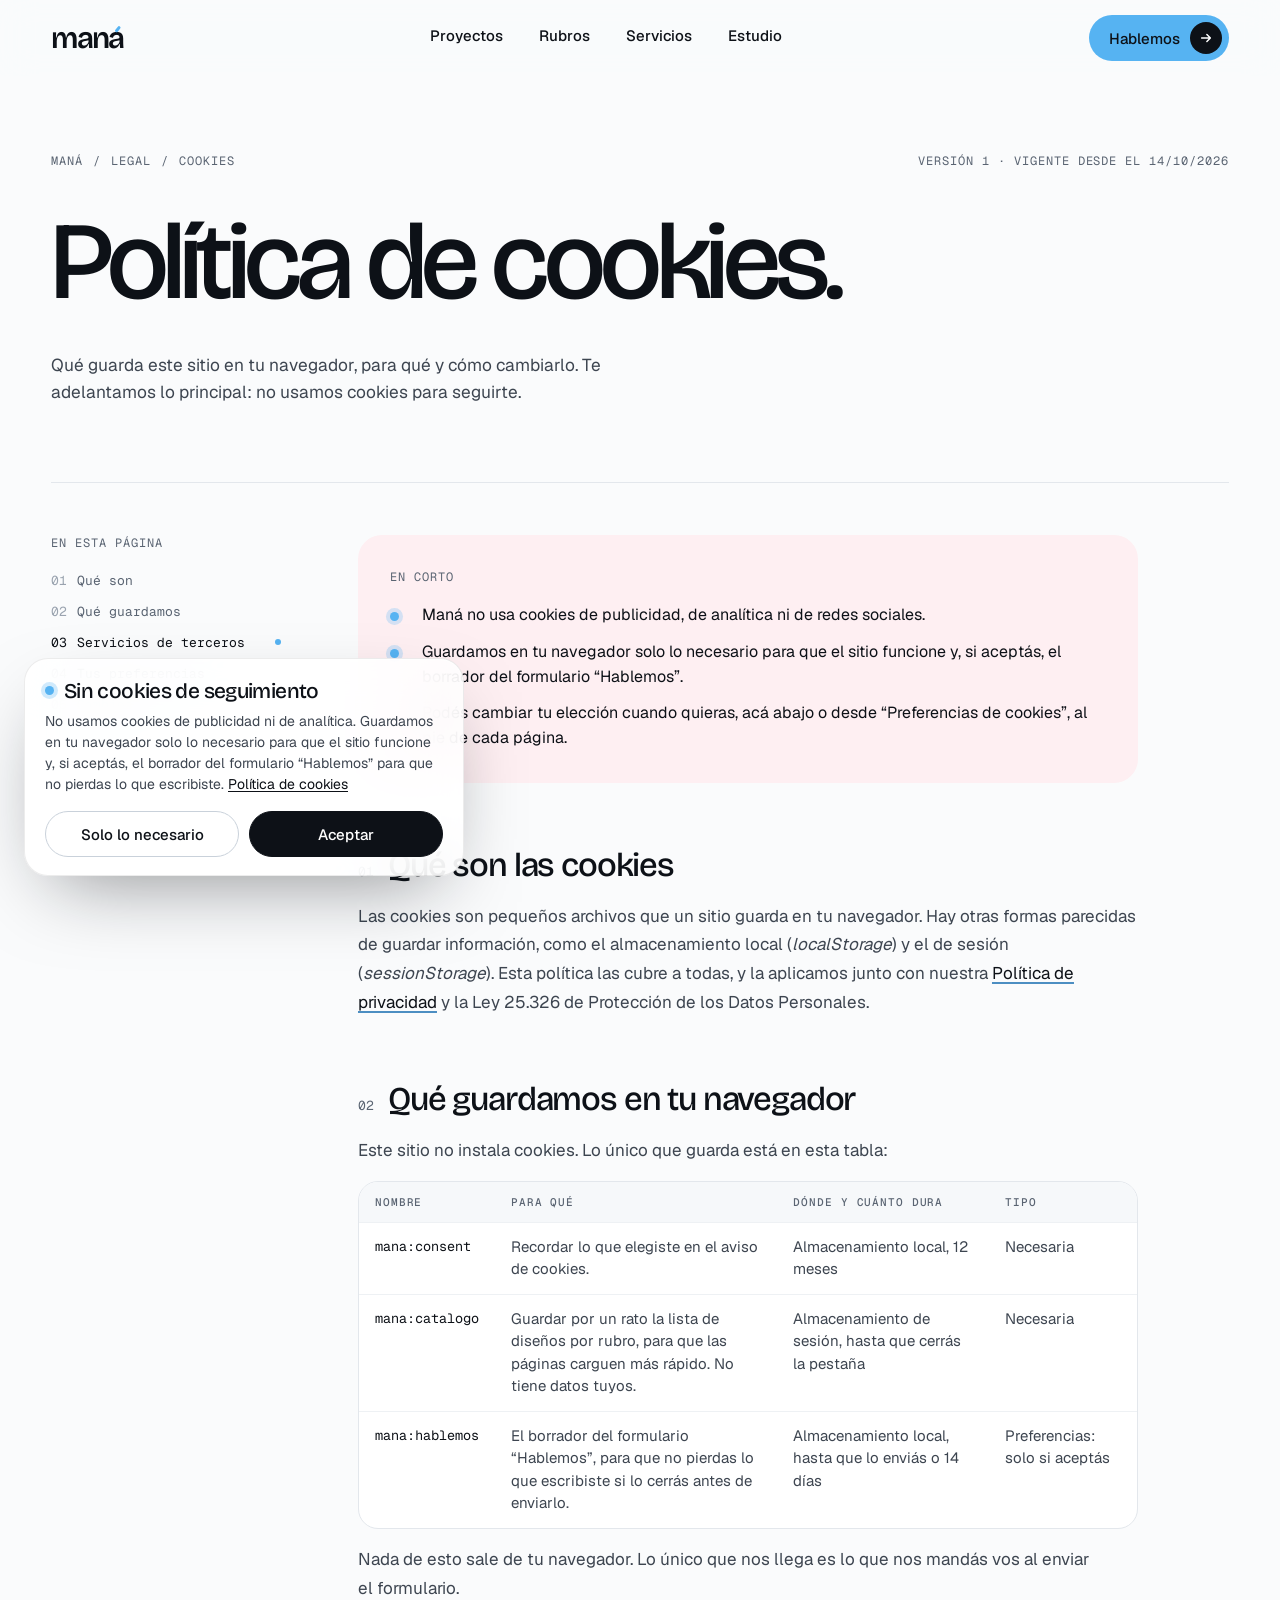
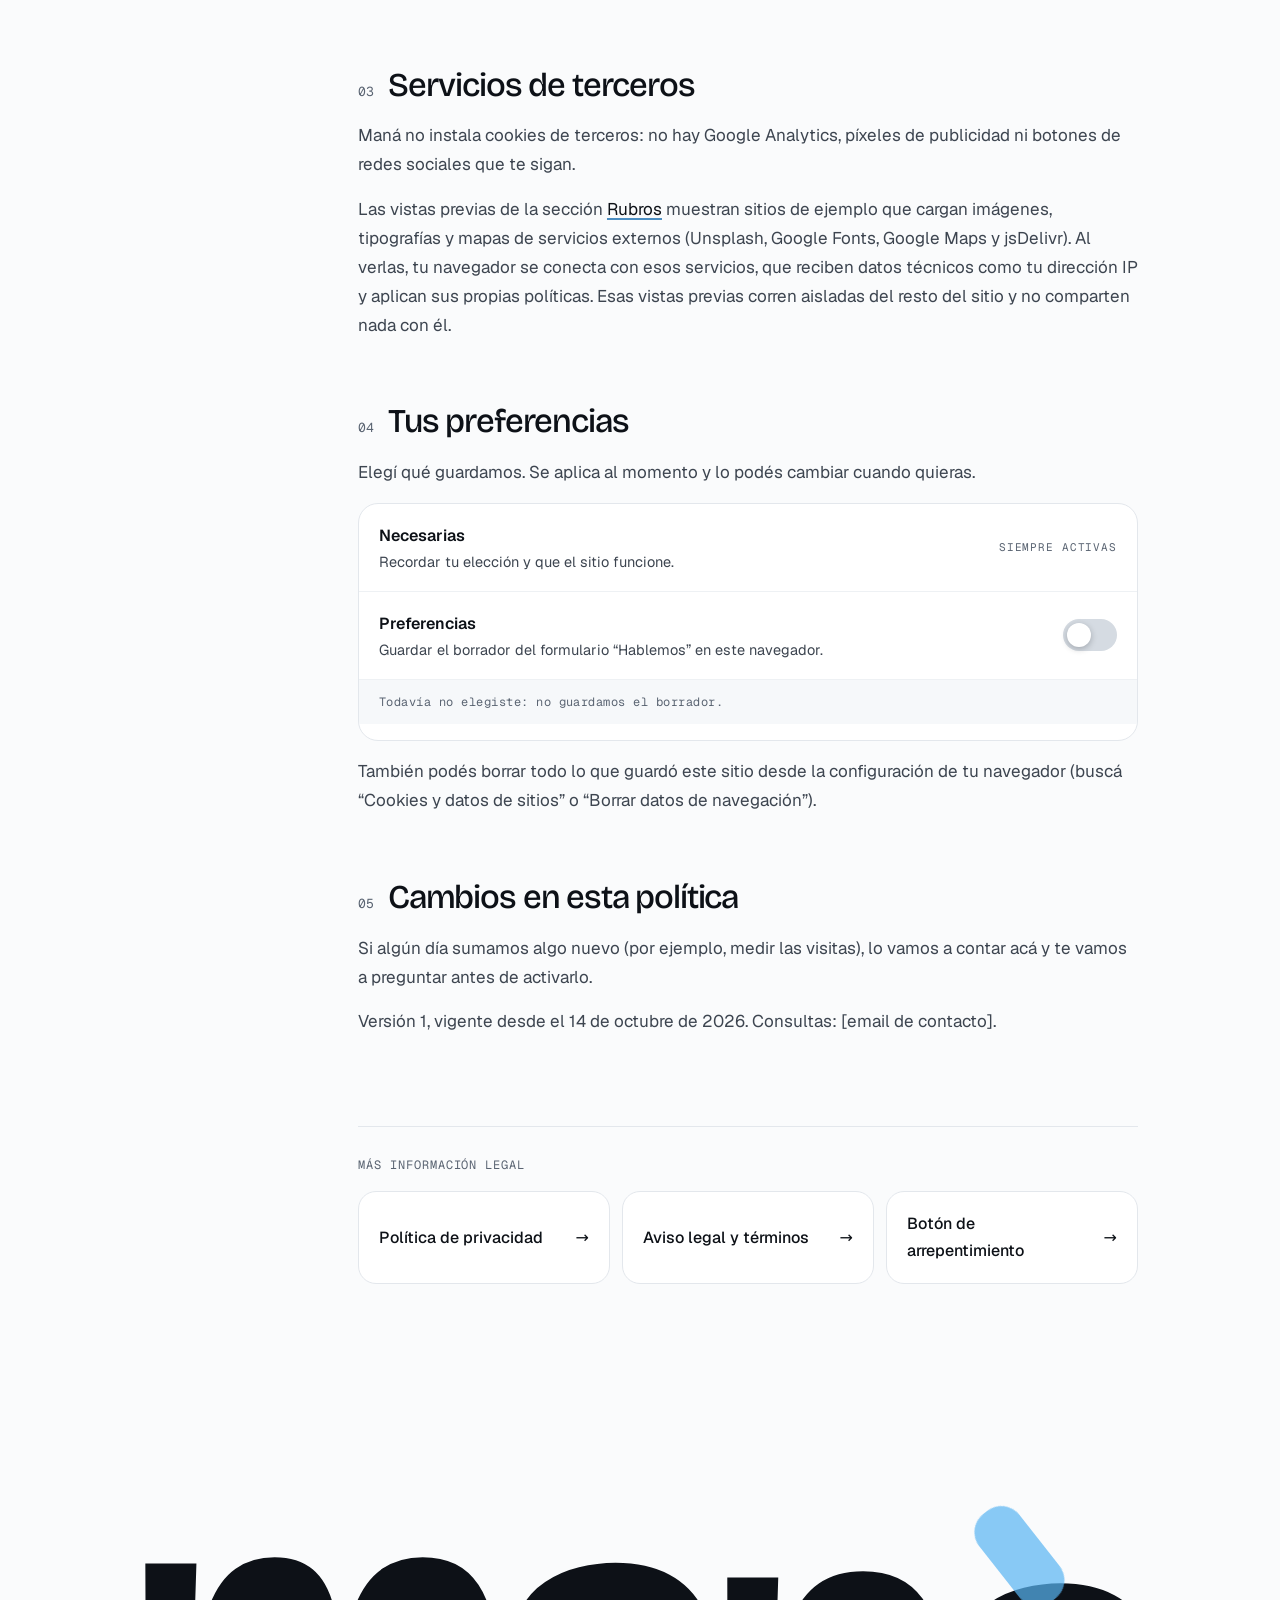
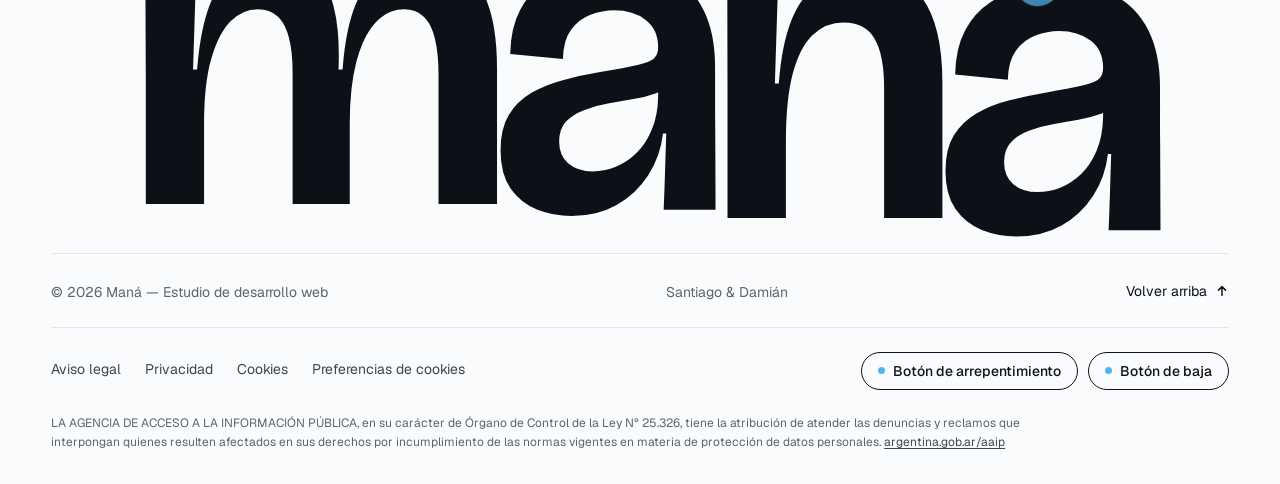
<file: legal/cookies/index.html>
<!DOCTYPE html>
<html lang="es">
<head>
<meta charset="utf-8">
<meta name="viewport" content="width=device-width, initial-scale=1">
<title>Política de cookies — Maná</title>
<meta name="description" content="Maná no usa cookies de publicidad ni de analítica. Qué guarda el sitio en tu navegador, para qué y cómo cambiar tu elección.">
<meta name="theme-color" content="#FAFBFC">
<meta property="og:title" content="Política de cookies — Maná">
<meta property="og:description" content="Sin cookies de seguimiento: qué guardamos en tu navegador y cómo cambiarlo.">
<meta property="og:type" content="website">
<meta property="og:locale" content="es_AR">
<link rel="icon" href="/favicon.svg" type="image/svg+xml">
<link rel="preload" href="/assets/fonts/bricolage-grotesque-latin.woff2" as="font" type="font/woff2" crossorigin>
<link rel="preload" href="/assets/fonts/geist-latin.woff2" as="font" type="font/woff2" crossorigin>
<link rel="stylesheet" href="/assets/css/styles.css">
<script src="/assets/js/gsap.min.js" defer></script>
<script src="/assets/js/ScrollTrigger.min.js" defer></script>
<script src="/assets/js/motion.min.js" defer></script>
<script src="/assets/js/main.js" defer></script>
<script src="/assets/js/legal.js" defer></script>
<script src="/assets/js/hablemos.js" defer></script>
<script src="/assets/js/micro.js" defer></script>
</head>
<body>
<div id="top" class="mana" data-mana-root="" style="--mana: #56B3F2; position: relative; background: #FAFBFC; color: #0D1117; font-family: 'Geist', ui-sans-serif, system-ui, -apple-system, 'Segoe UI', sans-serif; overflow-x: clip">

<header style="position: sticky; top: 0; z-index: 40; background: rgba(250, 251, 252, 0.84); backdrop-filter: saturate(1.6) blur(16px); -webkit-backdrop-filter: saturate(1.6) blur(16px)">
<div class="wrap" style="display: flex; align-items: center; justify-content: space-between; gap: 24px; height: 76px">
<a href="/" aria-label="Maná, ir al inicio" data-g="nav" class="d" style="display: inline-block; font-size: 30px; font-weight: 600; letter-spacing: -0.055em; line-height: 1">man<span class="acc-a">a<span class="acc" data-g="acc" aria-hidden="true"></span></span></a>
<nav aria-label="Principal" class="nav-links" data-g="nav" style="font-size: 15px; font-weight: 500">
<a class="ulink" href="/#proyectos">Proyectos</a>
<a class="ulink" href="/rubros/">Rubros</a>
<a class="ulink" href="/#servicios">Servicios</a>
<a class="ulink" href="/#estudio">Estudio</a>
</nav>
<a href="/#contacto" class="btn" data-g="nav" style="display: inline-flex; align-items: center; gap: 10px; height: 46px; padding: 0 7px 0 20px; border-radius: 999px; background: var(--mana); color: #0D1117; font-size: 15px; font-weight: 500">Hablemos<span class="bi" style="width: 32px; height: 32px; border-radius: 50%; background: #0D1117; color: #FFFFFF; display: grid; place-items: center"><svg width="14" height="14" viewBox="0 0 16 16" fill="none" aria-hidden="true"><path d="M3 8h10M9 4l4 4-4 4" stroke="currentColor" stroke-width="1.7" stroke-linecap="round" stroke-linejoin="round"></path></svg></span></a>
</div>
<div class="progress" data-m="progress" style="position: absolute; left: 0; right: 0; bottom: 0; height: 2px; background: var(--mana)"></div>
</header>

<main>
<article class="wrap lg">
<div class="rh-top mono" data-g="fade">
<p class="crumbs"><a href="/">Maná</a><span aria-hidden="true">/</span><span>Legal</span><span aria-hidden="true">/</span><span>Cookies</span></p>
<span>Versión 1 · Vigente desde el 14/10/2026</span>
</div>
<h1 class="d lg-title"><span class="mask"><span data-g="word" style="display: inline-block">Política</span></span> <span class="mask"><span data-g="word" style="display: inline-block">de</span></span> <span class="mask"><span data-g="word" style="display: inline-block">cookies.</span></span></h1>
<p class="lg-lead" data-g="fade">Qué guarda este sitio en tu navegador, para qué y cómo cambiarlo. Te adelantamos lo principal: no usamos cookies para seguirte.</p>

<div class="lg-grid">
<nav class="lg-toc mono" aria-label="En esta página">
<p class="lbl">En esta página</p>
<ol>
<li><a href="#que-son"><span>01</span>Qué son</a></li>
<li><a href="#que-guardamos"><span>02</span>Qué guardamos</a></li>
<li><a href="#terceros"><span>03</span>Servicios de terceros</a></li>
<li><a href="#preferencias"><span>04</span>Tus preferencias</a></li>
<li><a href="#cambios"><span>05</span>Cambios</a></li>
</ol>
</nav>

<div class="lg-body">
<aside class="lg-sum" data-m="reveal" aria-label="En corto">
<p class="mono lbl">En corto</p>
<ul>
<li>Maná no usa cookies de publicidad, de analítica ni de redes sociales.</li>
<li>Guardamos en tu navegador solo lo necesario para que el sitio funcione y, si aceptás, el borrador del formulario “Hablemos”.</li>
<li>Podés cambiar tu elección cuando quieras, acá abajo o desde “Preferencias de cookies”, al pie de cada página.</li>
</ul>
</aside>

<section id="que-son">
<h2 class="d"><span class="mono">01</span>Qué son las cookies</h2>
<p>Las cookies son pequeños archivos que un sitio guarda en tu navegador. Hay otras formas parecidas de guardar información, como el almacenamiento local (<em>localStorage</em>) y el de sesión (<em>sessionStorage</em>). Esta política las cubre a todas, y la aplicamos junto con nuestra <a href="/legal/privacidad/">Política de privacidad</a> y la Ley 25.326 de Protección de los Datos Personales.</p>
</section>

<section id="que-guardamos">
<h2 class="d"><span class="mono">02</span>Qué guardamos en tu navegador</h2>
<p>Este sitio no instala cookies. Lo único que guarda está en esta tabla:</p>
<div class="lg-table" role="region" aria-label="Lo que guardamos en tu navegador" tabindex="0">
<table>
<thead><tr><th scope="col">Nombre</th><th scope="col">Para qué</th><th scope="col">Dónde y cuánto dura</th><th scope="col">Tipo</th></tr></thead>
<tbody>
<tr><td>mana:consent</td><td>Recordar lo que elegiste en el aviso de cookies.</td><td>Almacenamiento local, 12 meses</td><td>Necesaria</td></tr>
<tr><td>mana:catalogo</td><td>Guardar por un rato la lista de diseños por rubro, para que las páginas carguen más rápido. No tiene datos tuyos.</td><td>Almacenamiento de sesión, hasta que cerrás la pestaña</td><td>Necesaria</td></tr>
<tr><td>mana:hablemos</td><td>El borrador del formulario “Hablemos”, para que no pierdas lo que escribiste si lo cerrás antes de enviarlo.</td><td>Almacenamiento local, hasta que lo enviás o 14 días</td><td>Preferencias: solo si aceptás</td></tr>
</tbody>
</table>
</div>
<p>Nada de esto sale de tu navegador. Lo único que nos llega es lo que nos mandás vos al enviar el formulario.</p>
</section>

<section id="terceros">
<h2 class="d"><span class="mono">03</span>Servicios de terceros</h2>
<p>Maná no instala cookies de terceros: no hay Google Analytics, píxeles de publicidad ni botones de redes sociales que te sigan.</p>
<p>Las vistas previas de la sección <a href="/rubros/">Rubros</a> muestran sitios de ejemplo que cargan imágenes, tipografías y mapas de servicios externos (Unsplash, Google Fonts, Google Maps y jsDelivr). Al verlas, tu navegador se conecta con esos servicios, que reciben datos técnicos como tu dirección IP y aplican sus propias políticas. Esas vistas previas corren aisladas del resto del sitio y no comparten nada con él.</p>
</section>

<section id="preferencias">
<h2 class="d"><span class="mono">04</span>Tus preferencias</h2>
<p>Elegí qué guardamos. Se aplica al momento y lo podés cambiar cuando quieras.</p>
<div class="ck-panel">
<div class="ck-row"><div><strong>Necesarias</strong><p>Recordar tu elección y que el sitio funcione.</p></div><span class="ck-always mono">Siempre activas</span></div>
<div class="ck-row"><div><strong>Preferencias</strong><p>Guardar el borrador del formulario “Hablemos” en este navegador.</p></div><button type="button" class="ck-switch" role="switch" aria-checked="false" aria-label="Guardar el borrador del formulario" data-consent-switch="preferencias"><i></i></button></div>
<p class="ck-status mono" data-consent-status aria-live="polite">Activá JavaScript para elegir.</p>
</div>
<p>También podés borrar todo lo que guardó este sitio desde la configuración de tu navegador (buscá “Cookies y datos de sitios” o “Borrar datos de navegación”).</p>
</section>

<section id="cambios">
<h2 class="d"><span class="mono">05</span>Cambios en esta política</h2>
<p>Si algún día sumamos algo nuevo (por ejemplo, medir las visitas), lo vamos a contar acá y te vamos a preguntar antes de activarlo.</p>
<p>Versión 1, vigente desde el 14 de octubre de 2026. Consultas: [email de contacto].</p>
</section>

<nav class="lg-more" aria-label="Más información legal">
<p class="mono lbl">Más información legal</p>
<ul>
<li><a href="/legal/privacidad/">Política de privacidad</a></li>
<li><a href="/legal/aviso-legal/">Aviso legal y términos</a></li>
<li><a href="/legal/arrepentimiento/">Botón de arrepentimiento</a></li>
</ul>
</nav>
</div>
</div>
</article>
</main>

<footer style="padding-top: clamp(40px, 5vw, 80px)">
<div class="wrap">
<div data-g="foot" aria-hidden="true" class="d" style="display: flex; justify-content: center; font-size: clamp(120px, 36vw, 560px); font-weight: 600; line-height: 0.78; letter-spacing: -0.05em; color: #0D1117">
<span class="mask"><span data-g="fl" style="display: inline-block">m</span></span>
<span class="mask"><span data-g="fl" style="display: inline-block">a</span></span>
<span class="mask"><span data-g="fl" style="display: inline-block">n</span></span>
<span class="mask"><span data-g="fl" class="acc-a">a<span class="acc" data-g="facc"></span></span></span>
</div>
<div style="display: flex; flex-wrap: wrap; align-items: center; justify-content: space-between; gap: 16px 32px; margin-top: clamp(20px, 2.4vw, 36px); padding: 28px 0 24px; border-top: 1px solid #E3E7EC; font-size: 14px; color: #5A6472">
<span>© 2026 Maná — Estudio de desarrollo web</span>
<span>Santiago &amp; Damián</span>
<a href="#top" class="ulink" style="display: inline-flex; align-items: center; gap: 8px; color: #0D1117">Volver arriba<svg width="14" height="14" viewBox="0 0 16 16" fill="none" aria-hidden="true"><path d="M8 13V3M4 7l4-4 4 4" stroke="currentColor" stroke-width="1.7" stroke-linecap="round" stroke-linejoin="round"></path></svg></a>
</div>
<div class="legal-foot">
<nav class="legal-links" aria-label="Información legal">
<a class="ulink" href="/legal/aviso-legal/">Aviso legal</a>
<a class="ulink" href="/legal/privacidad/">Privacidad</a>
<a class="ulink" href="/legal/cookies/" aria-current="page">Cookies</a>
<button type="button" class="ulink" data-consent-open>Preferencias de cookies</button>
</nav>
<span class="legal-btns">
<a class="legal-pill" href="/legal/arrepentimiento/">Botón de arrepentimiento</a>
<a class="legal-pill" href="/legal/arrepentimiento/?tipo=baja">Botón de baja</a>
</span>
</div>
<p class="legal-aaip">LA AGENCIA DE ACCESO A LA INFORMACIÓN PÚBLICA, en su carácter de Órgano de Control de la Ley N° 25.326, tiene la atribución de atender las denuncias y reclamos que interpongan quienes resulten afectados en sus derechos por incumplimiento de las normas vigentes en materia de protección de datos personales. <a href="https://www.argentina.gob.ar/aaip/datospersonales" target="_blank" rel="noopener">argentina.gob.ar/aaip</a></p>
</div>
</footer>

<div class="cursor" data-m="cursor" aria-hidden="true"><div class="blob" data-m="blob"><span class="mono cursor-label" data-m="cursor-label" style="font-size: 12px; font-weight: 500; letter-spacing: 0.08em; text-transform: uppercase; color: #0D1117">Ver</span></div></div>

</div>
</body>
</html>
</file>
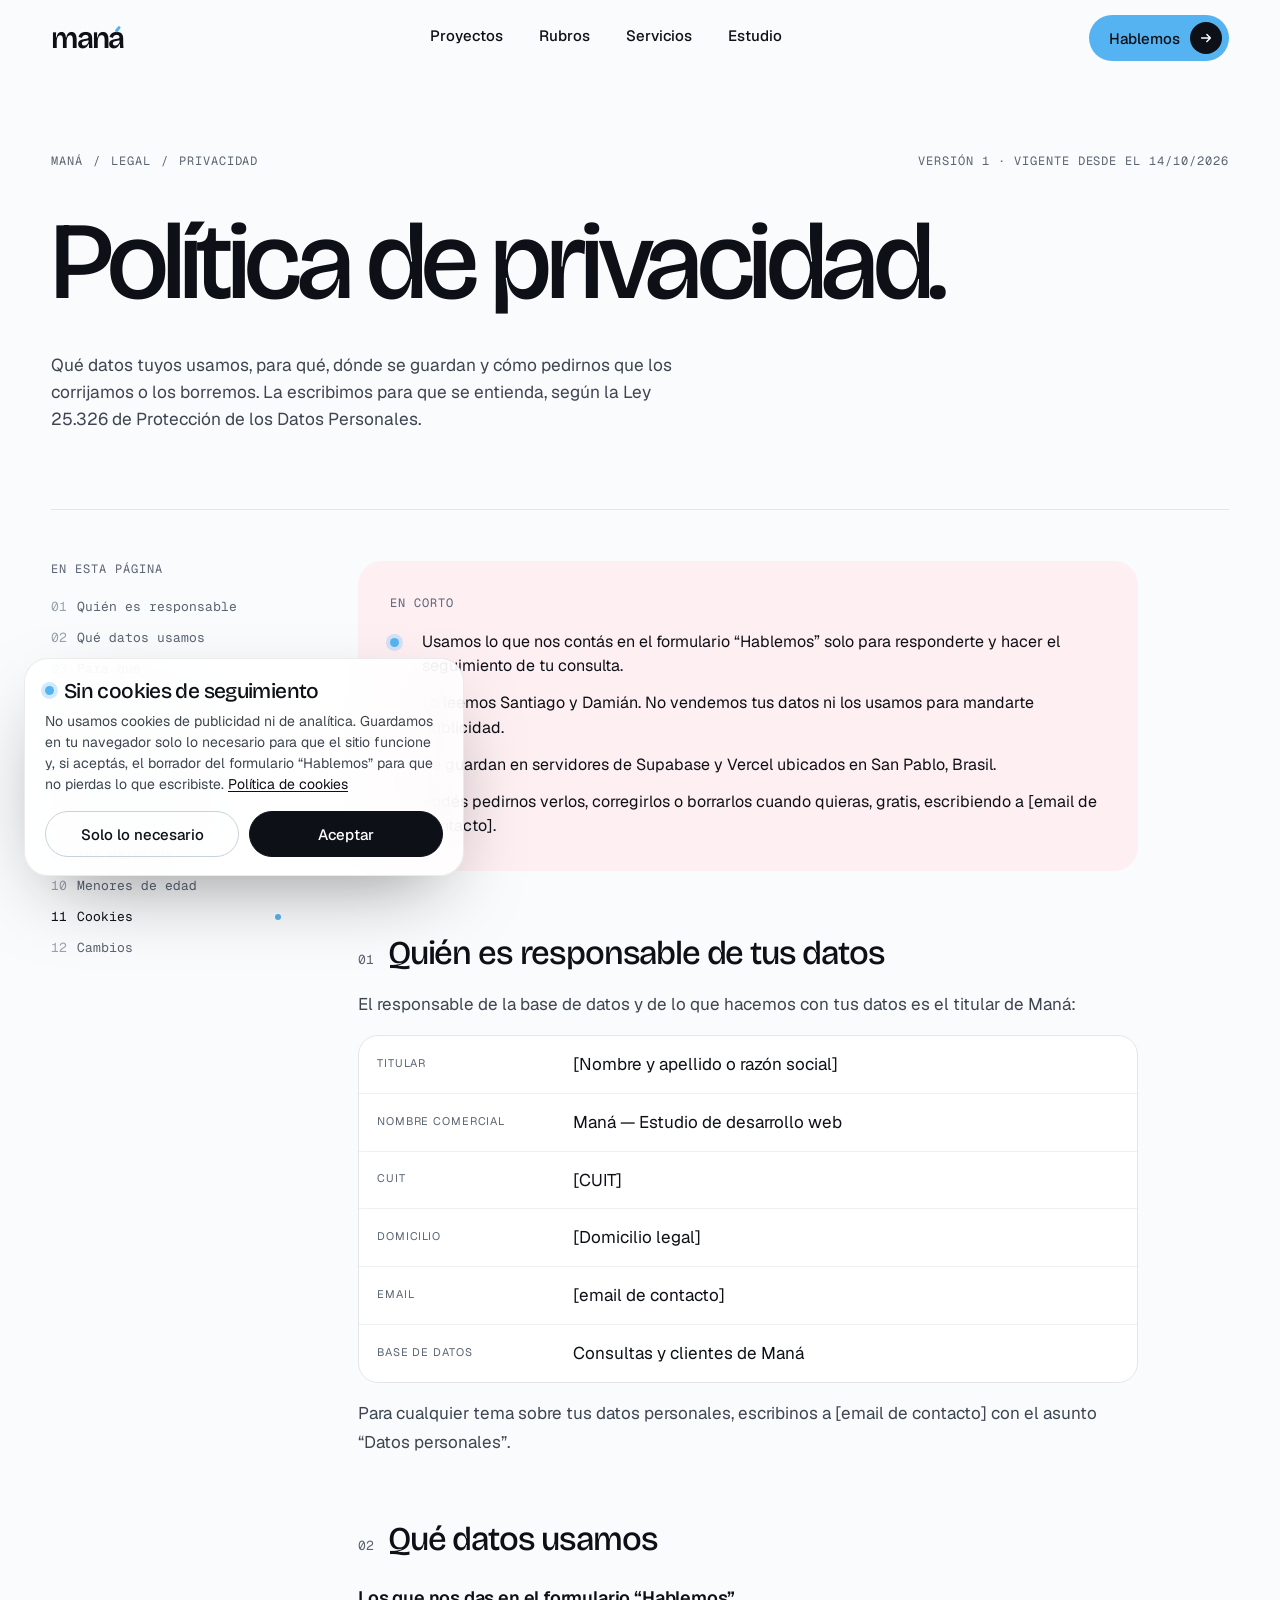
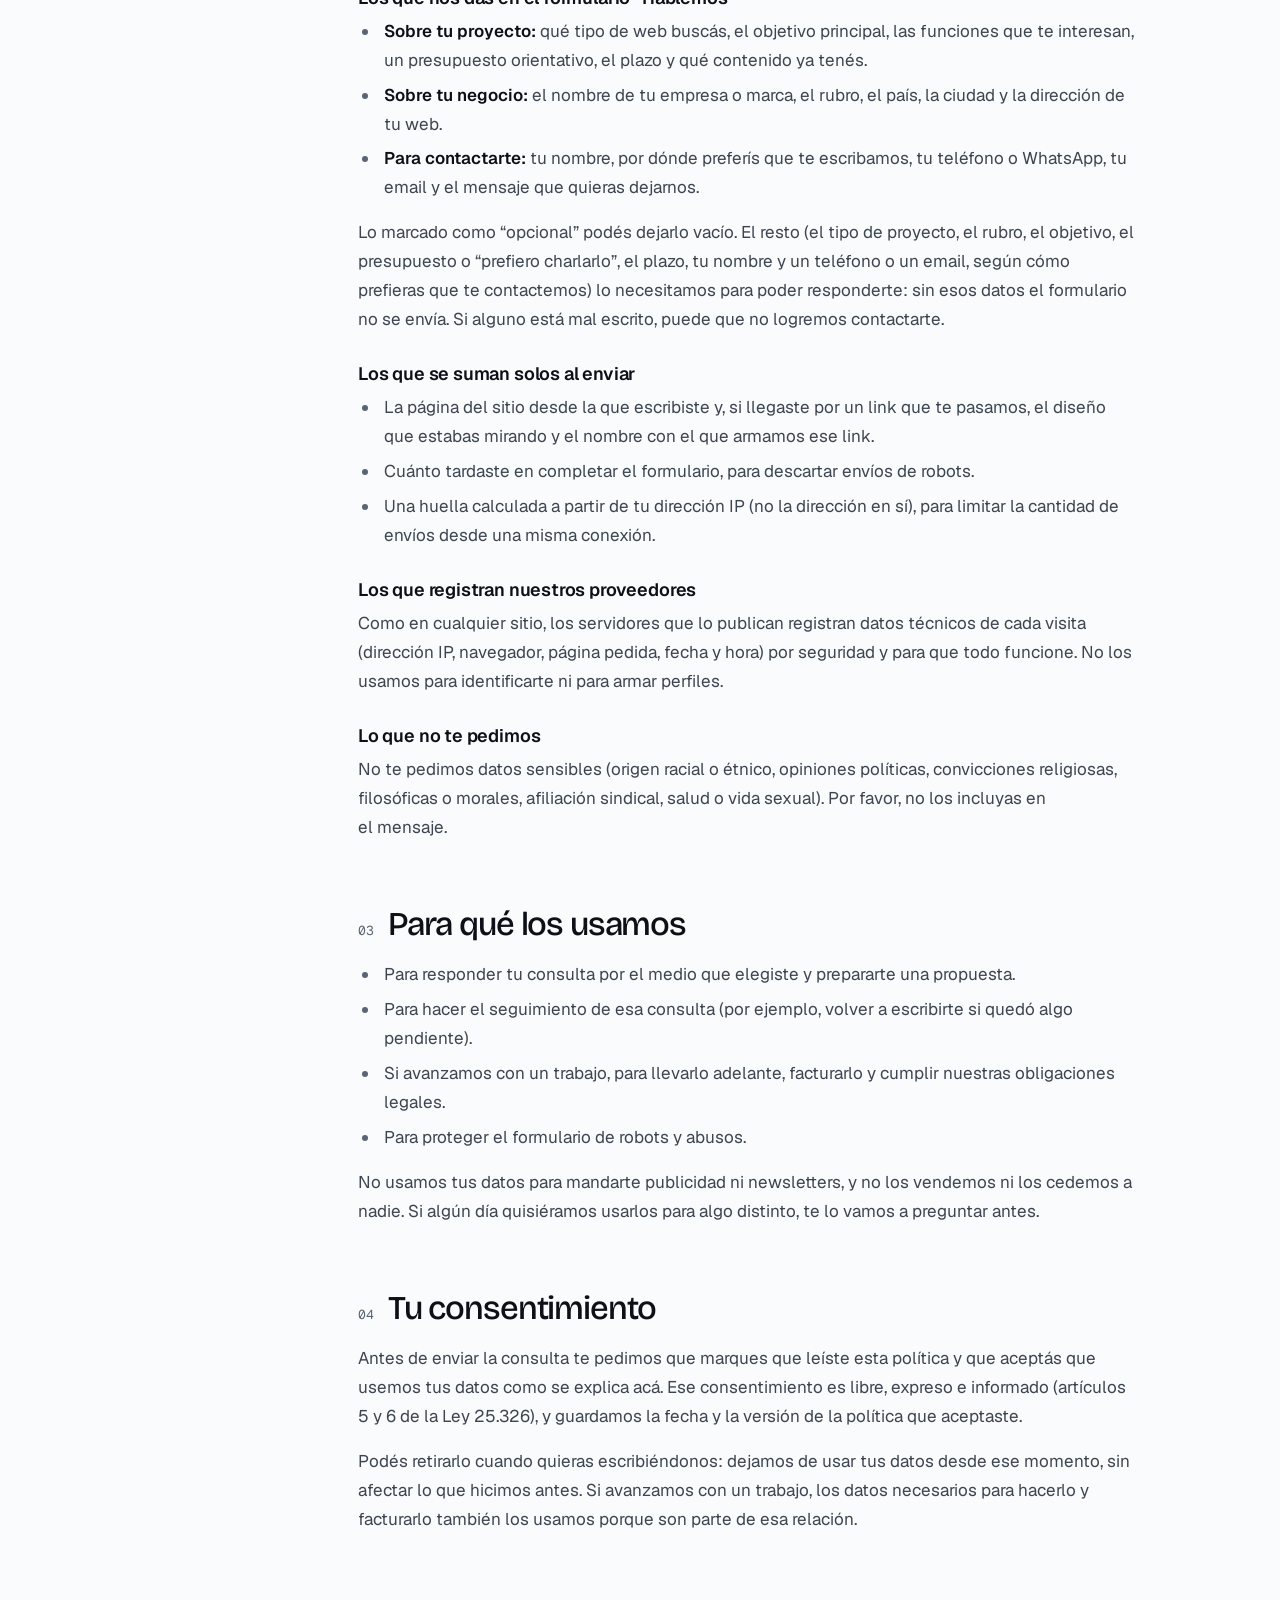
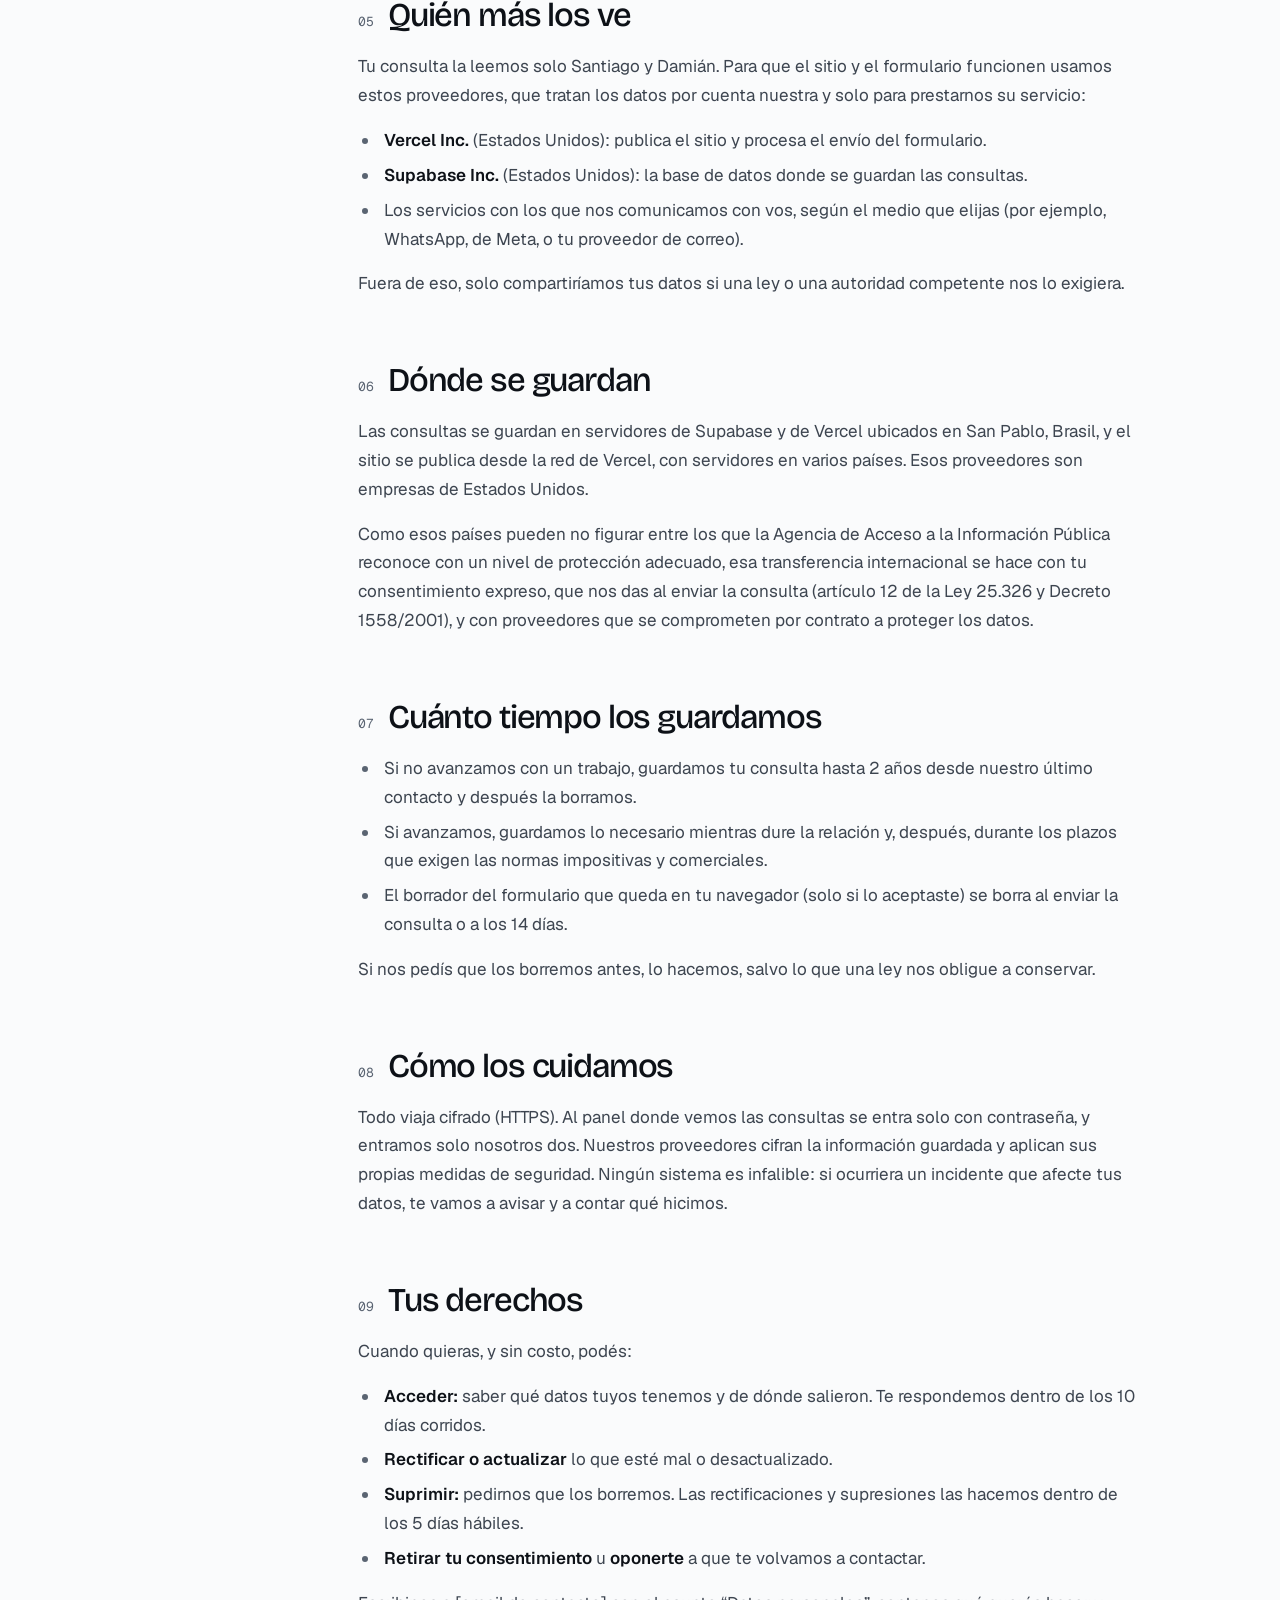
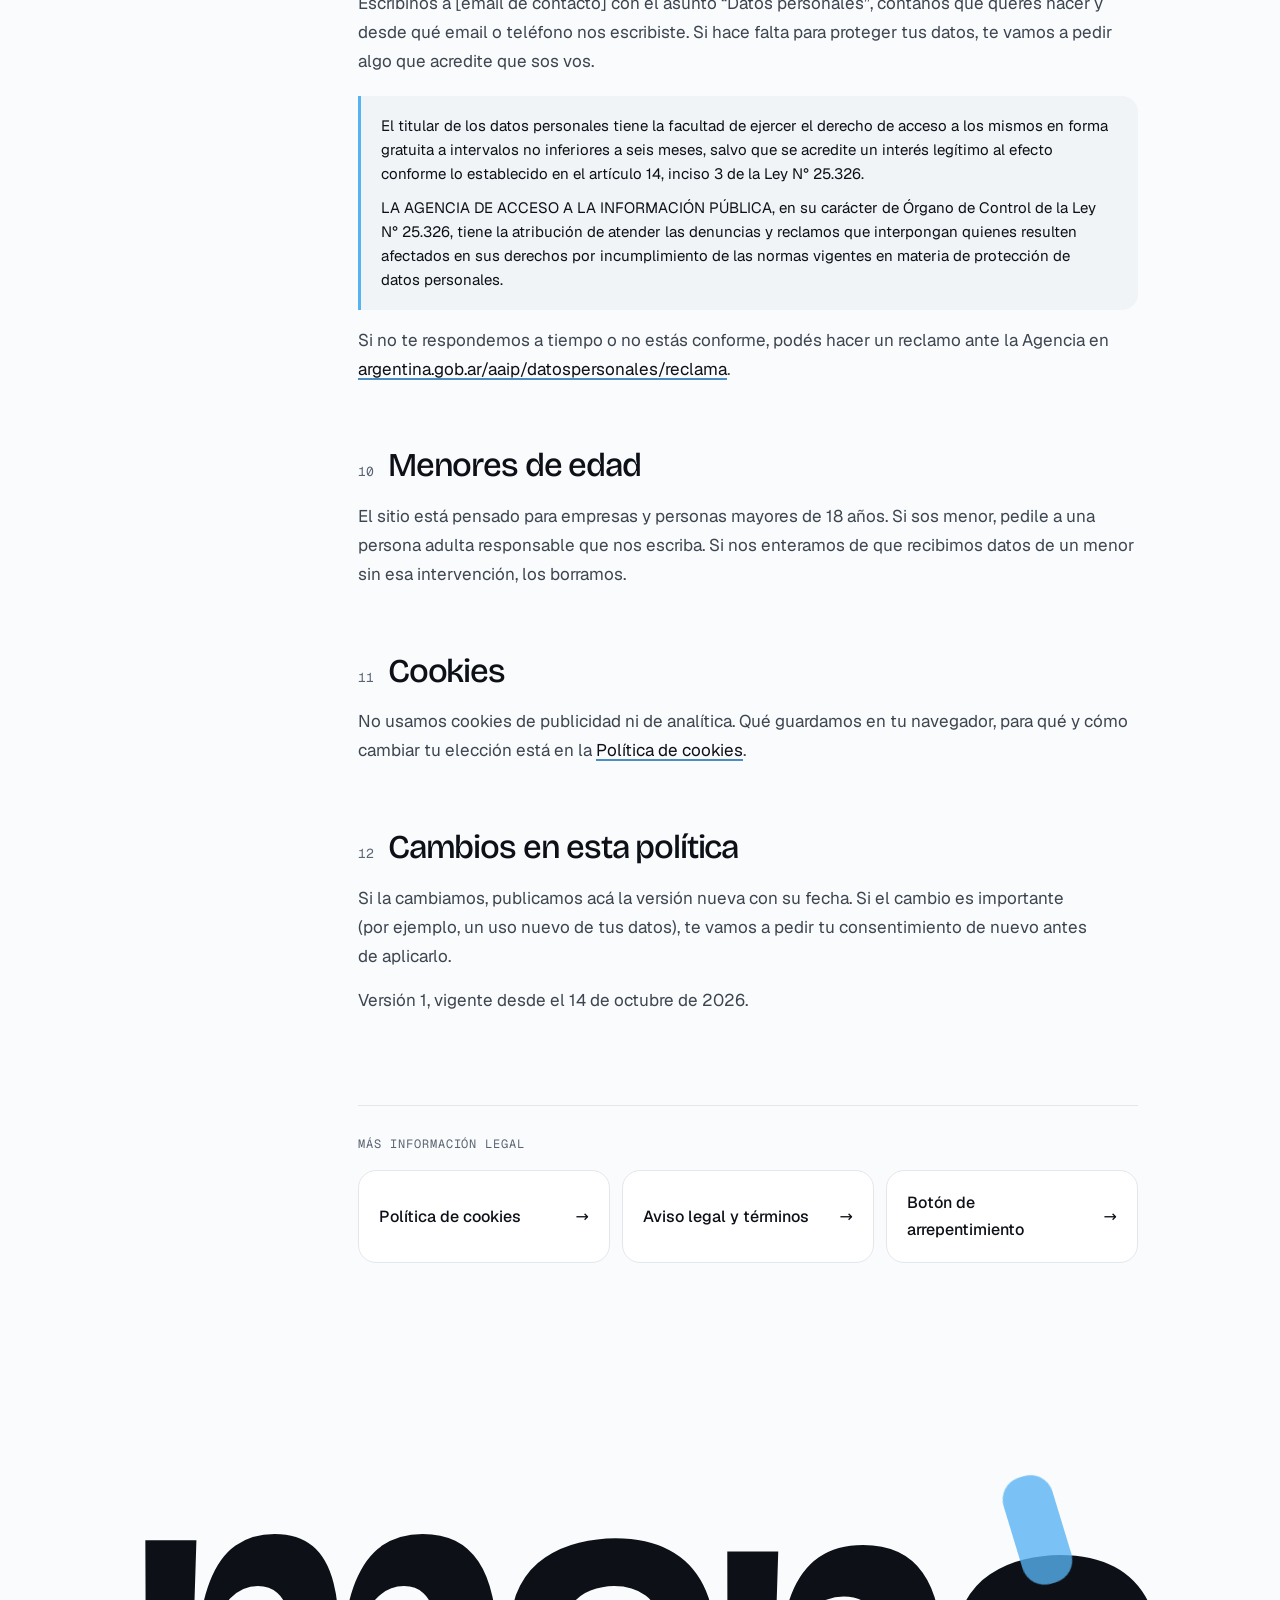
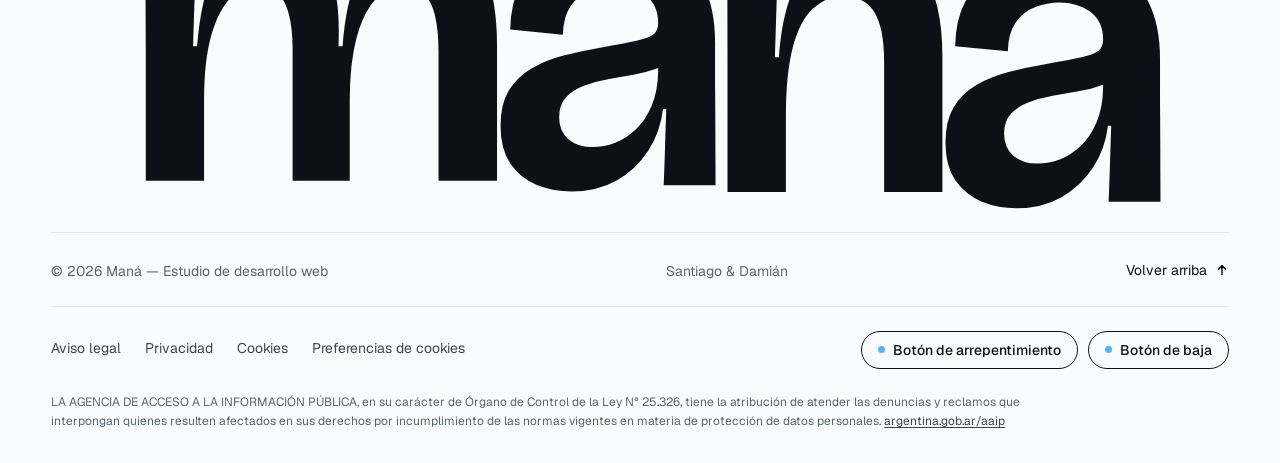
<file: legal/privacidad/index.html>
<!DOCTYPE html>
<html lang="es">
<head>
<meta charset="utf-8">
<meta name="viewport" content="width=device-width, initial-scale=1">
<title>Política de privacidad — Maná</title>
<meta name="description" content="Qué datos personales usa Maná, para qué, dónde se guardan y cómo pedir verlos, corregirlos o borrarlos. Ley 25.326 de Protección de los Datos Personales.">
<meta name="theme-color" content="#FAFBFC">
<meta property="og:title" content="Política de privacidad — Maná">
<meta property="og:description" content="Qué datos usamos, para qué y cómo ejercer tus derechos.">
<meta property="og:type" content="website">
<meta property="og:locale" content="es_AR">
<link rel="icon" href="/favicon.svg" type="image/svg+xml">
<link rel="preload" href="/assets/fonts/bricolage-grotesque-latin.woff2" as="font" type="font/woff2" crossorigin>
<link rel="preload" href="/assets/fonts/geist-latin.woff2" as="font" type="font/woff2" crossorigin>
<link rel="stylesheet" href="/assets/css/styles.css">
<script src="/assets/js/gsap.min.js" defer></script>
<script src="/assets/js/ScrollTrigger.min.js" defer></script>
<script src="/assets/js/motion.min.js" defer></script>
<script src="/assets/js/main.js" defer></script>
<script src="/assets/js/legal.js" defer></script>
<script src="/assets/js/hablemos.js" defer></script>
<script src="/assets/js/micro.js" defer></script>
</head>
<body>
<div id="top" class="mana" data-mana-root="" style="--mana: #56B3F2; position: relative; background: #FAFBFC; color: #0D1117; font-family: 'Geist', ui-sans-serif, system-ui, -apple-system, 'Segoe UI', sans-serif; overflow-x: clip">

<header style="position: sticky; top: 0; z-index: 40; background: rgba(250, 251, 252, 0.84); backdrop-filter: saturate(1.6) blur(16px); -webkit-backdrop-filter: saturate(1.6) blur(16px)">
<div class="wrap" style="display: flex; align-items: center; justify-content: space-between; gap: 24px; height: 76px">
<a href="/" aria-label="Maná, ir al inicio" data-g="nav" class="d" style="display: inline-block; font-size: 30px; font-weight: 600; letter-spacing: -0.055em; line-height: 1">man<span class="acc-a">a<span class="acc" data-g="acc" aria-hidden="true"></span></span></a>
<nav aria-label="Principal" class="nav-links" data-g="nav" style="font-size: 15px; font-weight: 500">
<a class="ulink" href="/#proyectos">Proyectos</a>
<a class="ulink" href="/rubros/">Rubros</a>
<a class="ulink" href="/#servicios">Servicios</a>
<a class="ulink" href="/#estudio">Estudio</a>
</nav>
<a href="/#contacto" class="btn" data-g="nav" style="display: inline-flex; align-items: center; gap: 10px; height: 46px; padding: 0 7px 0 20px; border-radius: 999px; background: var(--mana); color: #0D1117; font-size: 15px; font-weight: 500">Hablemos<span class="bi" style="width: 32px; height: 32px; border-radius: 50%; background: #0D1117; color: #FFFFFF; display: grid; place-items: center"><svg width="14" height="14" viewBox="0 0 16 16" fill="none" aria-hidden="true"><path d="M3 8h10M9 4l4 4-4 4" stroke="currentColor" stroke-width="1.7" stroke-linecap="round" stroke-linejoin="round"></path></svg></span></a>
</div>
<div class="progress" data-m="progress" style="position: absolute; left: 0; right: 0; bottom: 0; height: 2px; background: var(--mana)"></div>
</header>

<main>
<article class="wrap lg">
<div class="rh-top mono" data-g="fade">
<p class="crumbs"><a href="/">Maná</a><span aria-hidden="true">/</span><span>Legal</span><span aria-hidden="true">/</span><span>Privacidad</span></p>
<span>Versión 1 · Vigente desde el 14/10/2026</span>
</div>
<h1 class="d lg-title"><span class="mask"><span data-g="word" style="display: inline-block">Política</span></span> <span class="mask"><span data-g="word" style="display: inline-block">de</span></span> <span class="mask"><span data-g="word" style="display: inline-block">privacidad.</span></span></h1>
<p class="lg-lead" data-g="fade">Qué datos tuyos usamos, para qué, dónde se guardan y cómo pedirnos que los corrijamos o los borremos. La escribimos para que se entienda, según la Ley 25.326 de Protección de los Datos Personales.</p>

<div class="lg-grid">
<nav class="lg-toc mono" aria-label="En esta página">
<p class="lbl">En esta página</p>
<ol>
<li><a href="#responsable"><span>01</span>Quién es responsable</a></li>
<li><a href="#datos"><span>02</span>Qué datos usamos</a></li>
<li><a href="#finalidad"><span>03</span>Para qué</a></li>
<li><a href="#consentimiento"><span>04</span>Tu consentimiento</a></li>
<li><a href="#terceros"><span>05</span>Quién más los ve</a></li>
<li><a href="#transferencia"><span>06</span>Dónde se guardan</a></li>
<li><a href="#plazo"><span>07</span>Cuánto tiempo</a></li>
<li><a href="#seguridad"><span>08</span>Cómo los cuidamos</a></li>
<li><a href="#derechos"><span>09</span>Tus derechos</a></li>
<li><a href="#menores"><span>10</span>Menores de edad</a></li>
<li><a href="#cookies"><span>11</span>Cookies</a></li>
<li><a href="#cambios"><span>12</span>Cambios</a></li>
</ol>
</nav>

<div class="lg-body">
<aside class="lg-sum" data-m="reveal" aria-label="En corto">
<p class="mono lbl">En corto</p>
<ul>
<li>Usamos lo que nos contás en el formulario “Hablemos” solo para responderte y hacer el seguimiento de tu consulta.</li>
<li>Lo leemos Santiago y Damián. No vendemos tus datos ni los usamos para mandarte publicidad.</li>
<li>Se guardan en servidores de Supabase y Vercel ubicados en San Pablo, Brasil.</li>
<li>Podés pedirnos verlos, corregirlos o borrarlos cuando quieras, gratis, escribiendo a [email de contacto].</li>
</ul>
</aside>

<section id="responsable">
<h2 class="d"><span class="mono">01</span>Quién es responsable de tus datos</h2>
<p>El responsable de la base de datos y de lo que hacemos con tus datos es el titular de Maná:</p>
<dl class="lg-id">
<div><dt>Titular</dt><dd>[Nombre y apellido o razón social]</dd></div>
<div><dt>Nombre comercial</dt><dd>Maná — Estudio de desarrollo web</dd></div>
<div><dt>CUIT</dt><dd>[CUIT]</dd></div>
<div><dt>Domicilio</dt><dd>[Domicilio legal]</dd></div>
<div><dt>Email</dt><dd>[email de contacto]</dd></div>
<div><dt>Base de datos</dt><dd>Consultas y clientes de Maná</dd></div>
</dl>
<p>Para cualquier tema sobre tus datos personales, escribinos a [email de contacto] con el asunto “Datos personales”.</p>
</section>

<section id="datos">
<h2 class="d"><span class="mono">02</span>Qué datos usamos</h2>
<h3>Los que nos das en el formulario “Hablemos”</h3>
<ul>
<li><strong>Sobre tu proyecto:</strong> qué tipo de web buscás, el objetivo principal, las funciones que te interesan, un presupuesto orientativo, el plazo y qué contenido ya tenés.</li>
<li><strong>Sobre tu negocio:</strong> el nombre de tu empresa o marca, el rubro, el país, la ciudad y la dirección de tu web.</li>
<li><strong>Para contactarte:</strong> tu nombre, por dónde preferís que te escribamos, tu teléfono o WhatsApp, tu email y el mensaje que quieras dejarnos.</li>
</ul>
<p>Lo marcado como “opcional” podés dejarlo vacío. El resto (el tipo de proyecto, el rubro, el objetivo, el presupuesto o “prefiero charlarlo”, el plazo, tu nombre y un teléfono o un email, según cómo prefieras que te contactemos) lo necesitamos para poder responderte: sin esos datos el formulario no se envía. Si alguno está mal escrito, puede que no logremos contactarte.</p>
<h3>Los que se suman solos al enviar</h3>
<ul>
<li>La página del sitio desde la que escribiste y, si llegaste por un link que te pasamos, el diseño que estabas mirando y el nombre con el que armamos ese link.</li>
<li>Cuánto tardaste en completar el formulario, para descartar envíos de robots.</li>
<li>Una huella calculada a partir de tu dirección IP (no la dirección en sí), para limitar la cantidad de envíos desde una misma conexión.</li>
</ul>
<h3>Los que registran nuestros proveedores</h3>
<p>Como en cualquier sitio, los servidores que lo publican registran datos técnicos de cada visita (dirección IP, navegador, página pedida, fecha y hora) por seguridad y para que todo funcione. No los usamos para identificarte ni para armar perfiles.</p>
<h3>Lo que no te pedimos</h3>
<p>No te pedimos datos sensibles (origen racial o étnico, opiniones políticas, convicciones religiosas, filosóficas o morales, afiliación sindical, salud o vida sexual). Por favor, no los incluyas en el mensaje.</p>
</section>

<section id="finalidad">
<h2 class="d"><span class="mono">03</span>Para qué los usamos</h2>
<ul>
<li>Para responder tu consulta por el medio que elegiste y prepararte una propuesta.</li>
<li>Para hacer el seguimiento de esa consulta (por ejemplo, volver a escribirte si quedó algo pendiente).</li>
<li>Si avanzamos con un trabajo, para llevarlo adelante, facturarlo y cumplir nuestras obligaciones legales.</li>
<li>Para proteger el formulario de robots y abusos.</li>
</ul>
<p>No usamos tus datos para mandarte publicidad ni newsletters, y no los vendemos ni los cedemos a nadie. Si algún día quisiéramos usarlos para algo distinto, te lo vamos a preguntar antes.</p>
</section>

<section id="consentimiento">
<h2 class="d"><span class="mono">04</span>Tu consentimiento</h2>
<p>Antes de enviar la consulta te pedimos que marques que leíste esta política y que aceptás que usemos tus datos como se explica acá. Ese consentimiento es libre, expreso e informado (artículos 5 y 6 de la Ley 25.326), y guardamos la fecha y la versión de la política que aceptaste.</p>
<p>Podés retirarlo cuando quieras escribiéndonos: dejamos de usar tus datos desde ese momento, sin afectar lo que hicimos antes. Si avanzamos con un trabajo, los datos necesarios para hacerlo y facturarlo también los usamos porque son parte de esa relación.</p>
</section>

<section id="terceros">
<h2 class="d"><span class="mono">05</span>Quién más los ve</h2>
<p>Tu consulta la leemos solo Santiago y Damián. Para que el sitio y el formulario funcionen usamos estos proveedores, que tratan los datos por cuenta nuestra y solo para prestarnos su servicio:</p>
<ul>
<li><strong>Vercel Inc.</strong> (Estados Unidos): publica el sitio y procesa el envío del formulario.</li>
<li><strong>Supabase Inc.</strong> (Estados Unidos): la base de datos donde se guardan las consultas.</li>
<li>Los servicios con los que nos comunicamos con vos, según el medio que elijas (por ejemplo, WhatsApp, de Meta, o tu proveedor de correo).</li>
</ul>
<p>Fuera de eso, solo compartiríamos tus datos si una ley o una autoridad competente nos lo exigiera.</p>
</section>

<section id="transferencia">
<h2 class="d"><span class="mono">06</span>Dónde se guardan</h2>
<p>Las consultas se guardan en servidores de Supabase y de Vercel ubicados en San Pablo, Brasil, y el sitio se publica desde la red de Vercel, con servidores en varios países. Esos proveedores son empresas de Estados Unidos.</p>
<p>Como esos países pueden no figurar entre los que la Agencia de Acceso a la Información Pública reconoce con un nivel de protección adecuado, esa transferencia internacional se hace con tu consentimiento expreso, que nos das al enviar la consulta (artículo 12 de la Ley 25.326 y Decreto 1558/2001), y con proveedores que se comprometen por contrato a proteger los datos.</p>
</section>

<section id="plazo">
<h2 class="d"><span class="mono">07</span>Cuánto tiempo los guardamos</h2>
<ul>
<li>Si no avanzamos con un trabajo, guardamos tu consulta hasta 2 años desde nuestro último contacto y después la borramos.</li>
<li>Si avanzamos, guardamos lo necesario mientras dure la relación y, después, durante los plazos que exigen las normas impositivas y comerciales.</li>
<li>El borrador del formulario que queda en tu navegador (solo si lo aceptaste) se borra al enviar la consulta o a los 14 días.</li>
</ul>
<p>Si nos pedís que los borremos antes, lo hacemos, salvo lo que una ley nos obligue a conservar.</p>
</section>

<section id="seguridad">
<h2 class="d"><span class="mono">08</span>Cómo los cuidamos</h2>
<p>Todo viaja cifrado (HTTPS). Al panel donde vemos las consultas se entra solo con contraseña, y entramos solo nosotros dos. Nuestros proveedores cifran la información guardada y aplican sus propias medidas de seguridad. Ningún sistema es infalible: si ocurriera un incidente que afecte tus datos, te vamos a avisar y a contar qué hicimos.</p>
</section>

<section id="derechos">
<h2 class="d"><span class="mono">09</span>Tus derechos</h2>
<p>Cuando quieras, y sin costo, podés:</p>
<ul>
<li><strong>Acceder:</strong> saber qué datos tuyos tenemos y de dónde salieron. Te respondemos dentro de los 10 días corridos.</li>
<li><strong>Rectificar o actualizar</strong> lo que esté mal o desactualizado.</li>
<li><strong>Suprimir:</strong> pedirnos que los borremos. Las rectificaciones y supresiones las hacemos dentro de los 5 días hábiles.</li>
<li><strong>Retirar tu consentimiento</strong> u <strong>oponerte</strong> a que te volvamos a contactar.</li>
</ul>
<p>Escribinos a [email de contacto] con el asunto “Datos personales”, contanos qué querés hacer y desde qué email o teléfono nos escribiste. Si hace falta para proteger tus datos, te vamos a pedir algo que acredite que sos vos.</p>
<div class="lg-legend">
<p>El titular de los datos personales tiene la facultad de ejercer el derecho de acceso a los mismos en forma gratuita a intervalos no inferiores a seis meses, salvo que se acredite un interés legítimo al efecto conforme lo establecido en el artículo 14, inciso 3 de la Ley N° 25.326.</p>
<p>LA AGENCIA DE ACCESO A LA INFORMACIÓN PÚBLICA, en su carácter de Órgano de Control de la Ley N° 25.326, tiene la atribución de atender las denuncias y reclamos que interpongan quienes resulten afectados en sus derechos por incumplimiento de las normas vigentes en materia de protección de datos personales.</p>
</div>
<p>Si no te respondemos a tiempo o no estás conforme, podés hacer un reclamo ante la Agencia en <a href="https://www.argentina.gob.ar/aaip/datospersonales/reclama" target="_blank" rel="noopener">argentina.gob.ar/aaip/datospersonales/reclama</a>.</p>
</section>

<section id="menores">
<h2 class="d"><span class="mono">10</span>Menores de edad</h2>
<p>El sitio está pensado para empresas y personas mayores de 18 años. Si sos menor, pedile a una persona adulta responsable que nos escriba. Si nos enteramos de que recibimos datos de un menor sin esa intervención, los borramos.</p>
</section>

<section id="cookies">
<h2 class="d"><span class="mono">11</span>Cookies</h2>
<p>No usamos cookies de publicidad ni de analítica. Qué guardamos en tu navegador, para qué y cómo cambiar tu elección está en la <a href="/legal/cookies/">Política de cookies</a>.</p>
</section>

<section id="cambios">
<h2 class="d"><span class="mono">12</span>Cambios en esta política</h2>
<p>Si la cambiamos, publicamos acá la versión nueva con su fecha. Si el cambio es importante (por ejemplo, un uso nuevo de tus datos), te vamos a pedir tu consentimiento de nuevo antes de aplicarlo.</p>
<p>Versión 1, vigente desde el 14 de octubre de 2026.</p>
</section>

<nav class="lg-more" aria-label="Más información legal">
<p class="mono lbl">Más información legal</p>
<ul>
<li><a href="/legal/cookies/">Política de cookies</a></li>
<li><a href="/legal/aviso-legal/">Aviso legal y términos</a></li>
<li><a href="/legal/arrepentimiento/">Botón de arrepentimiento</a></li>
</ul>
</nav>
</div>
</div>
</article>
</main>

<footer style="padding-top: clamp(40px, 5vw, 80px)">
<div class="wrap">
<div data-g="foot" aria-hidden="true" class="d" style="display: flex; justify-content: center; font-size: clamp(120px, 36vw, 560px); font-weight: 600; line-height: 0.78; letter-spacing: -0.05em; color: #0D1117">
<span class="mask"><span data-g="fl" style="display: inline-block">m</span></span>
<span class="mask"><span data-g="fl" style="display: inline-block">a</span></span>
<span class="mask"><span data-g="fl" style="display: inline-block">n</span></span>
<span class="mask"><span data-g="fl" class="acc-a">a<span class="acc" data-g="facc"></span></span></span>
</div>
<div style="display: flex; flex-wrap: wrap; align-items: center; justify-content: space-between; gap: 16px 32px; margin-top: clamp(20px, 2.4vw, 36px); padding: 28px 0 24px; border-top: 1px solid #E3E7EC; font-size: 14px; color: #5A6472">
<span>© 2026 Maná — Estudio de desarrollo web</span>
<span>Santiago &amp; Damián</span>
<a href="#top" class="ulink" style="display: inline-flex; align-items: center; gap: 8px; color: #0D1117">Volver arriba<svg width="14" height="14" viewBox="0 0 16 16" fill="none" aria-hidden="true"><path d="M8 13V3M4 7l4-4 4 4" stroke="currentColor" stroke-width="1.7" stroke-linecap="round" stroke-linejoin="round"></path></svg></a>
</div>
<div class="legal-foot">
<nav class="legal-links" aria-label="Información legal">
<a class="ulink" href="/legal/aviso-legal/">Aviso legal</a>
<a class="ulink" href="/legal/privacidad/" aria-current="page">Privacidad</a>
<a class="ulink" href="/legal/cookies/">Cookies</a>
<button type="button" class="ulink" data-consent-open>Preferencias de cookies</button>
</nav>
<span class="legal-btns">
<a class="legal-pill" href="/legal/arrepentimiento/">Botón de arrepentimiento</a>
<a class="legal-pill" href="/legal/arrepentimiento/?tipo=baja">Botón de baja</a>
</span>
</div>
<p class="legal-aaip">LA AGENCIA DE ACCESO A LA INFORMACIÓN PÚBLICA, en su carácter de Órgano de Control de la Ley N° 25.326, tiene la atribución de atender las denuncias y reclamos que interpongan quienes resulten afectados en sus derechos por incumplimiento de las normas vigentes en materia de protección de datos personales. <a href="https://www.argentina.gob.ar/aaip/datospersonales" target="_blank" rel="noopener">argentina.gob.ar/aaip</a></p>
</div>
</footer>

<div class="cursor" data-m="cursor" aria-hidden="true"><div class="blob" data-m="blob"><span class="mono cursor-label" data-m="cursor-label" style="font-size: 12px; font-weight: 500; letter-spacing: 0.08em; text-transform: uppercase; color: #0D1117">Ver</span></div></div>

</div>
</body>
</html>
</file>
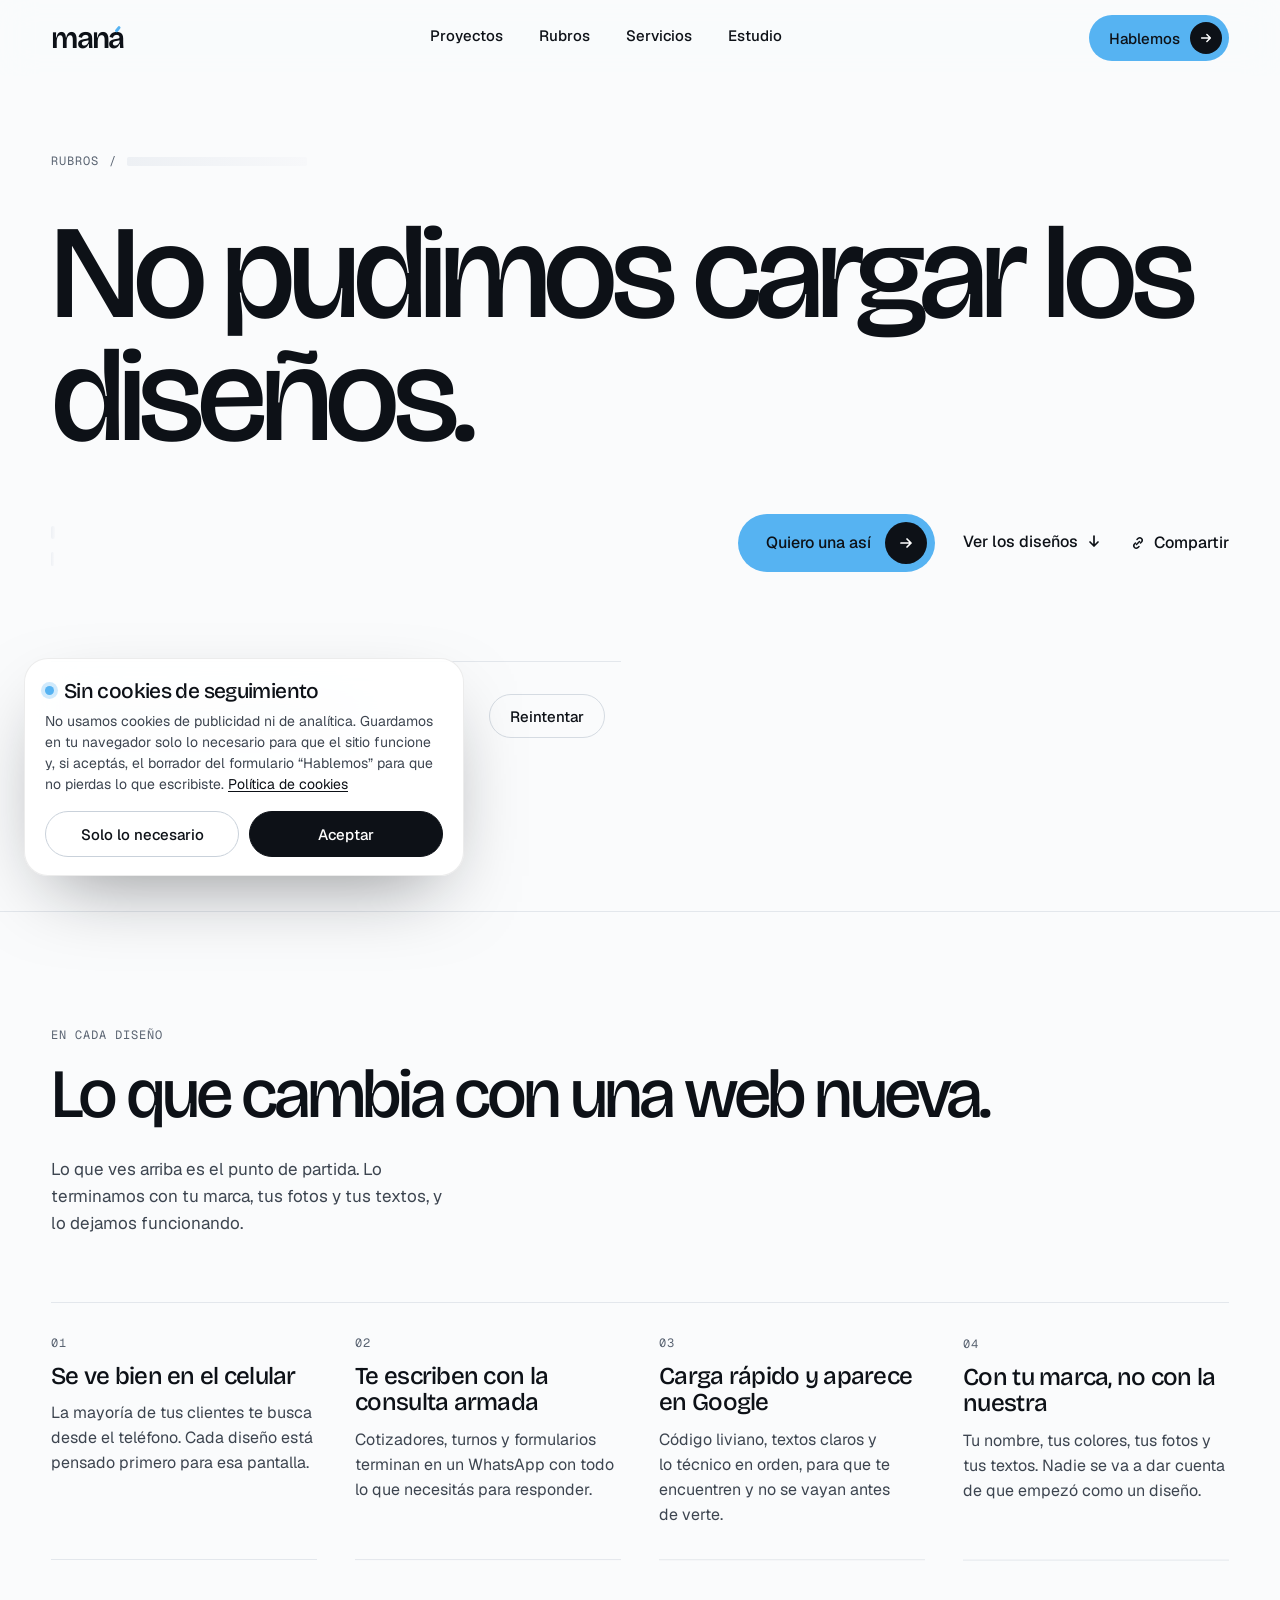
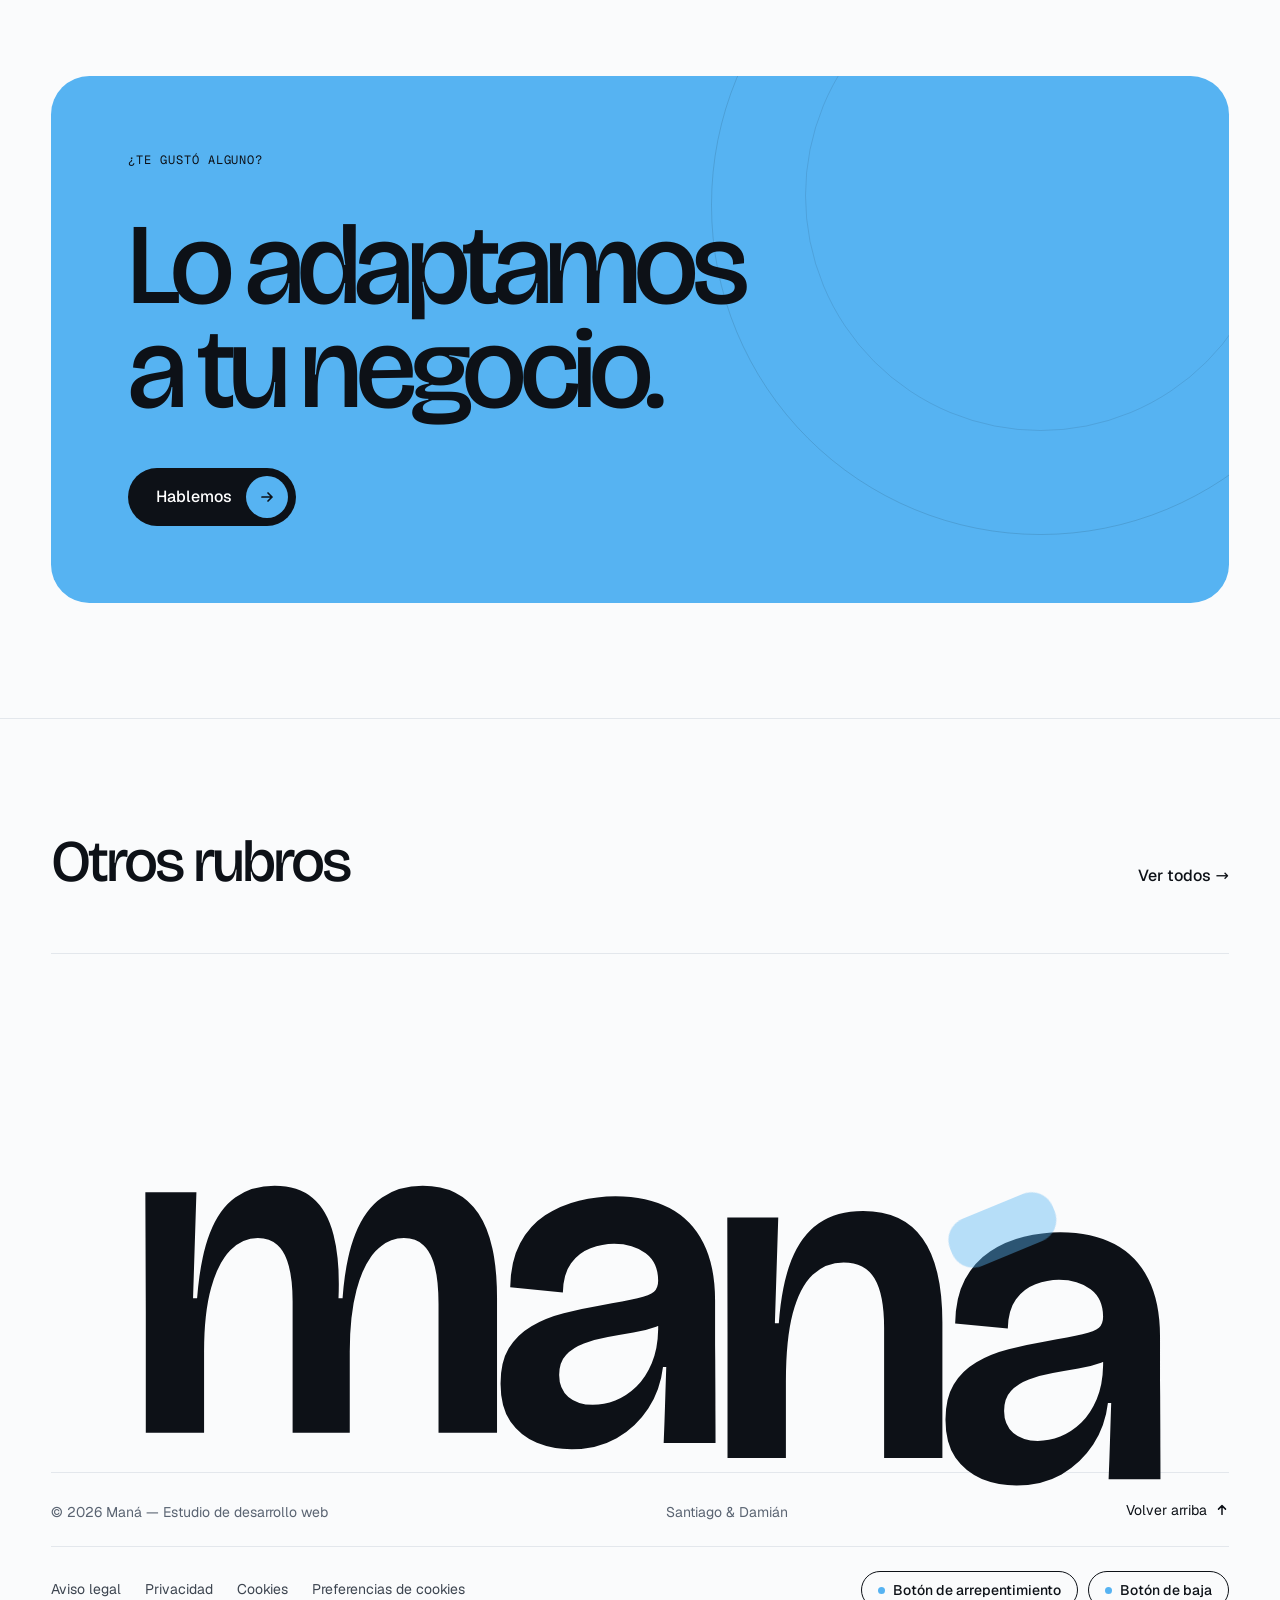
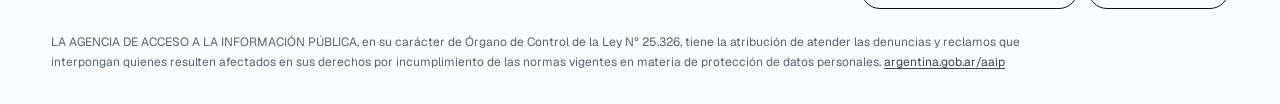
<file: rubros/rubro.html>
<!DOCTYPE html>
<html lang="es">
<head>
<meta charset="utf-8">
<meta name="viewport" content="width=device-width, initial-scale=1">
<title>Diseños por rubro — Maná</title>
<meta name="description" content="Diseños de web pensados para tu rubro. Recorrelos como si ya fueran tu web.">
<meta name="theme-color" content="#FAFBFC">
<meta property="og:title" content="Una web para tu rubro — Maná">
<meta property="og:description" content="Diseños pensados para tu tipo de negocio. Recorrelos como si ya fueran tu web.">
<meta property="og:type" content="website">
<meta property="og:locale" content="es_AR">
<link rel="icon" href="/favicon.svg" type="image/svg+xml">
<link rel="preload" href="/assets/fonts/bricolage-grotesque-latin.woff2" as="font" type="font/woff2" crossorigin>
<link rel="preload" href="/assets/fonts/geist-latin.woff2" as="font" type="font/woff2" crossorigin>
<link rel="preconnect" href="https://radar-panel-sandy.vercel.app" crossorigin>
<link rel="stylesheet" href="/assets/css/styles.css">
<script src="/assets/js/gsap.min.js" defer></script>
<script src="/assets/js/ScrollTrigger.min.js" defer></script>
<script src="/assets/js/motion.min.js" defer></script>
<script src="/assets/js/main.js" defer></script>
<script src="/assets/js/legal.js" defer></script>
<script src="/assets/js/hablemos.js" defer></script>
<script src="/assets/js/micro.js" defer></script>
<script type="module" src="/assets/js/rubro.js"></script>
</head>
<body>
<div id="top" class="mana" data-mana-root="" style="--mana: #56B3F2; position: relative; background: #FAFBFC; color: #0D1117; font-family: 'Geist', ui-sans-serif, system-ui, -apple-system, 'Segoe UI', sans-serif; overflow-x: clip">

<header style="position: sticky; top: 0; z-index: 40; background: rgba(250, 251, 252, 0.84); backdrop-filter: saturate(1.6) blur(16px); -webkit-backdrop-filter: saturate(1.6) blur(16px)">
<div class="wrap" style="display: flex; align-items: center; justify-content: space-between; gap: 24px; height: 76px">
<a href="/" aria-label="Maná, ir al inicio" data-g="nav" class="d" style="display: inline-block; font-size: 30px; font-weight: 600; letter-spacing: -0.055em; line-height: 1">man<span class="acc-a">a<span class="acc" data-g="acc" aria-hidden="true"></span></span></a>
<nav aria-label="Principal" class="nav-links" data-g="nav" style="font-size: 15px; font-weight: 500">
<a class="ulink" href="/#proyectos">Proyectos</a>
<a class="ulink" href="/rubros/" aria-current="page">Rubros</a>
<a class="ulink" href="/#servicios">Servicios</a>
<a class="ulink" href="/#estudio">Estudio</a>
</nav>
<a href="/#contacto" class="btn" data-g="nav" style="display: inline-flex; align-items: center; gap: 10px; height: 46px; padding: 0 7px 0 20px; border-radius: 999px; background: var(--mana); color: #0D1117; font-size: 15px; font-weight: 500">Hablemos<span class="bi" style="width: 32px; height: 32px; border-radius: 50%; background: #0D1117; color: #FFFFFF; display: grid; place-items: center"><svg width="14" height="14" viewBox="0 0 16 16" fill="none" aria-hidden="true"><path d="M3 8h10M9 4l4 4-4 4" stroke="currentColor" stroke-width="1.7" stroke-linecap="round" stroke-linejoin="round"></path></svg></span></a>
</div>
<div class="progress" data-m="progress" style="position: absolute; left: 0; right: 0; bottom: 0; height: 2px; background: var(--mana)"></div>
</header>

<main data-rubro-page class="is-loading">

<section class="wrap rh">
<div class="rh-top mono">
<p class="crumbs"><a href="/rubros/">Rubros</a><span aria-hidden="true">/</span><span data-rh-crumb><span class="sk" style="width: 180px"></span></span></p>
<span data-rh-count></span>
</div>
<p class="rh-for mono" data-rh-for hidden><i aria-hidden="true"></i><span></span></p>
<h1 class="d rh-title" data-rh-title><span class="rh-line"><span class="sk" style="width: 46%"></span></span><span class="rh-line"><span class="sk" style="width: 72%"></span></span></h1>
<div class="rh-foot">
<p class="rh-lead" data-rh-lead data-rh-fade><span class="sk" style="width: 100%"></span> <span class="sk" style="width: 78%"></span></p>
<div class="rh-ctas" data-rh-fade>
<a href="/#contacto" class="btn" data-m="magnet" style="display: inline-flex; align-items: center; gap: 14px; height: 58px; padding: 0 8px 0 28px; border-radius: 999px; background: var(--mana); color: #0D1117; font-size: 16px; font-weight: 500"><span data-rh-cta>Quiero una así</span><span class="bi" style="width: 42px; height: 42px; border-radius: 50%; background: #0D1117; color: #FFFFFF; display: grid; place-items: center"><svg width="16" height="16" viewBox="0 0 16 16" fill="none" aria-hidden="true"><path d="M3 8h10M9 4l4 4-4 4" stroke="currentColor" stroke-width="1.7" stroke-linecap="round" stroke-linejoin="round"></path></svg></span></a>
<a href="#disenos" class="ulink" data-rh-ver style="display: inline-flex; align-items: center; gap: 8px; font-size: 16px; font-weight: 500">Ver los diseños<svg width="16" height="16" viewBox="0 0 16 16" fill="none" aria-hidden="true"><path d="M8 3v10M4 9l4 4 4-4" stroke="currentColor" stroke-width="1.7" stroke-linecap="round" stroke-linejoin="round"></path></svg></a>
<button type="button" class="share-btn ulink" data-share><svg width="16" height="16" viewBox="0 0 16 16" fill="none" aria-hidden="true"><path d="M6.5 9.5l3-3M7 4.5l1.2-1.2a2.5 2.5 0 013.5 3.5L10.5 8M9 11.5l-1.2 1.2a2.5 2.5 0 01-3.5-3.5L5.5 8" stroke="currentColor" stroke-width="1.5" stroke-linecap="round"></path></svg><span data-share-label>Compartir</span></button>
</div>
</div>
</section>

<section id="disenos" data-rubro-gallery style="padding-bottom: clamp(96px, 11vw, 176px)">
<div class="wrap">
<div class="pl-grid" data-rubro-grid>
<div class="pl pl-wide"><div class="pl-skeleton" style="aspect-ratio: 16 / 9"></div></div>
<div class="pl"><div class="pl-skeleton"></div></div>
<div class="pl"><div class="pl-skeleton"></div></div>
</div>
<noscript><p style="margin: 24px 0 0; color: #3D4550">Activá JavaScript para ver los diseños.</p></noscript>
</div>
</section>

<section style="border-top: 1px solid #E3E7EC">
<div class="wrap" style="padding-top: clamp(80px, 9vw, 144px); padding-bottom: clamp(80px, 9vw, 144px)">
<div class="rb-head">
<div data-m="reveal" style="display: flex; flex-direction: column; gap: 20px">
<p class="mono lbl">En cada diseño</p>
<h2 class="d" style="margin: 0; font-size: clamp(42px, 5.4vw, 84px); line-height: 0.94; letter-spacing: -0.055em; font-weight: 500; text-wrap: balance">Lo que cambia con una web nueva.</h2>
</div>
<p data-m="reveal" style="margin: 0; max-width: 400px; font-size: 17px; line-height: 1.6; color: #3D4550; text-wrap: pretty">Lo que ves arriba es el punto de partida. Lo terminamos con tu marca, tus fotos y tus textos, y lo dejamos funcionando.</p>
</div>
<div class="bn" data-m="stagger">
<div class="bn-item"><span class="mono lbl">01</span><h3 class="d">Se ve bien en el celular</h3><p>La mayoría de tus clientes te busca desde el teléfono. Cada diseño está pensado primero para esa pantalla.</p></div>
<div class="bn-item"><span class="mono lbl">02</span><h3 class="d">Te escriben con la consulta armada</h3><p>Cotizadores, turnos y formularios terminan en un WhatsApp con todo lo que necesitás para responder.</p></div>
<div class="bn-item"><span class="mono lbl">03</span><h3 class="d">Carga rápido y aparece en Google</h3><p>Código liviano, textos claros y lo técnico en orden, para que te encuentren y no se vayan antes de verte.</p></div>
<div class="bn-item"><span class="mono lbl">04</span><h3 class="d">Con tu marca, no con la nuestra</h3><p>Tu nombre, tus colores, tus fotos y tus textos. Nadie se va a dar cuenta de que empezó como un diseño.</p></div>
</div>
</div>
</section>

<section style="padding-bottom: clamp(80px, 9vw, 144px)">
<div class="wrap">
<div data-m="reveal" style="position: relative; overflow: hidden; display: flex; flex-direction: column; gap: clamp(28px, 3.6vw, 48px); padding: clamp(40px, 6vw, 96px) clamp(24px, 6vw, 96px); border-radius: clamp(24px, 3vw, 40px); background: var(--mana); color: #0D1117">
<span aria-hidden="true" style="position: absolute; right: -12%; top: -38%; width: 56%; aspect-ratio: 1 / 1; border-radius: 50%; border: 1px solid rgba(13, 17, 23, 0.12)"></span>
<span aria-hidden="true" style="position: absolute; right: -4%; top: -22%; width: 40%; aspect-ratio: 1 / 1; border-radius: 50%; border: 1px solid rgba(13, 17, 23, 0.1)"></span>
<p class="mono" style="position: relative; margin: 0; font-size: 12px; letter-spacing: 0.08em; text-transform: uppercase">¿Te gustó alguno?</p>
<h2 class="d" style="position: relative; margin: 0; font-size: clamp(48px, 9vw, 140px); font-weight: 500; line-height: 0.9; letter-spacing: -0.06em">Lo adaptamos<br>a tu negocio.</h2>
<div style="position: relative">
<a href="/#contacto" class="btn" data-m="magnet" style="display: inline-flex; align-items: center; gap: 14px; height: 58px; padding: 0 8px 0 28px; border-radius: 999px; background: #0D1117; color: #FFFFFF; font-size: 16px; font-weight: 500">Hablemos<span class="bi" style="width: 42px; height: 42px; border-radius: 50%; background: var(--mana); color: #0D1117; display: grid; place-items: center"><svg width="16" height="16" viewBox="0 0 16 16" fill="none" aria-hidden="true"><path d="M3 8h10M9 4l4 4-4 4" stroke="currentColor" stroke-width="1.7" stroke-linecap="round" stroke-linejoin="round"></path></svg></span></a>
</div>
</div>
</div>
</section>

<section data-rubro-others style="border-top: 1px solid #E3E7EC">
<div class="wrap" style="padding-top: clamp(80px, 9vw, 144px); padding-bottom: clamp(48px, 5vw, 80px)">
<div class="rb-head" data-m="reveal">
<h2 class="d" data-others-title style="margin: 0; font-size: clamp(38px, 4.6vw, 68px); line-height: 0.94; letter-spacing: -0.05em; font-weight: 500">Otros rubros</h2>
<a class="ulink" href="/rubros/" style="font-size: 16px; font-weight: 500">Ver todos →</a>
</div>
<ol class="rb-list" data-rubros-list></ol>
</div>
</section>

</main>

<footer style="padding-top: clamp(40px, 5vw, 80px)">
<div class="wrap">
<div data-g="foot" aria-hidden="true" class="d" style="display: flex; justify-content: center; font-size: clamp(120px, 36vw, 560px); font-weight: 600; line-height: 0.78; letter-spacing: -0.05em; color: #0D1117">
<span class="mask"><span data-g="fl" style="display: inline-block">m</span></span>
<span class="mask"><span data-g="fl" style="display: inline-block">a</span></span>
<span class="mask"><span data-g="fl" style="display: inline-block">n</span></span>
<span class="mask"><span data-g="fl" class="acc-a">a<span class="acc" data-g="facc"></span></span></span>
</div>
<div style="display: flex; flex-wrap: wrap; align-items: center; justify-content: space-between; gap: 16px 32px; margin-top: clamp(20px, 2.4vw, 36px); padding: 28px 0 24px; border-top: 1px solid #E3E7EC; font-size: 14px; color: #5A6472">
<span>© 2026 Maná — Estudio de desarrollo web</span>
<span>Santiago &amp; Damián</span>
<a href="#top" class="ulink" style="display: inline-flex; align-items: center; gap: 8px; color: #0D1117">Volver arriba<svg width="14" height="14" viewBox="0 0 16 16" fill="none" aria-hidden="true"><path d="M8 13V3M4 7l4-4 4 4" stroke="currentColor" stroke-width="1.7" stroke-linecap="round" stroke-linejoin="round"></path></svg></a>
</div>
<div class="legal-foot">
<nav class="legal-links" aria-label="Información legal">
<a class="ulink" href="/legal/aviso-legal/">Aviso legal</a>
<a class="ulink" href="/legal/privacidad/">Privacidad</a>
<a class="ulink" href="/legal/cookies/">Cookies</a>
<button type="button" class="ulink" data-consent-open>Preferencias de cookies</button>
</nav>
<span class="legal-btns">
<a class="legal-pill" href="/legal/arrepentimiento/">Botón de arrepentimiento</a>
<a class="legal-pill" href="/legal/arrepentimiento/?tipo=baja">Botón de baja</a>
</span>
</div>
<p class="legal-aaip">LA AGENCIA DE ACCESO A LA INFORMACIÓN PÚBLICA, en su carácter de Órgano de Control de la Ley N° 25.326, tiene la atribución de atender las denuncias y reclamos que interpongan quienes resulten afectados en sus derechos por incumplimiento de las normas vigentes en materia de protección de datos personales. <a href="https://www.argentina.gob.ar/aaip/datospersonales" target="_blank" rel="noopener">argentina.gob.ar/aaip</a></p>
</div>
</footer>

<div class="cursor" data-m="cursor" aria-hidden="true"><div class="blob" data-m="blob"><span class="mono cursor-label" data-m="cursor-label" style="font-size: 12px; font-weight: 500; letter-spacing: 0.08em; text-transform: uppercase; color: #0D1117">Ver</span></div></div>

</div>
</body>
</html>
</file>
<file: assets/css/styles.css>
/* ---------- Fonts (latin subsets, self-hosted) ---------- */
@font-face {
  font-family: 'Bricolage Grotesque';
  font-style: normal;
  font-weight: 400 700;
  font-stretch: 100%;
  font-display: swap;
  src: url("/assets/fonts/bricolage-grotesque-latin.woff2") format('woff2');
  unicode-range: U+0000-00FF, U+0131, U+0152-0153, U+02BB-02BC, U+02C6, U+02DA, U+02DC, U+0304, U+0308, U+0329, U+2000-206F, U+20AC, U+2122, U+2191, U+2193, U+2212, U+2215, U+FEFF, U+FFFD;
}
@font-face {
  font-family: 'Geist';
  font-style: normal;
  font-weight: 400 600;
  font-display: swap;
  src: url("/assets/fonts/geist-latin.woff2") format('woff2');
  unicode-range: U+0000-00FF, U+0131, U+0152-0153, U+02BB-02BC, U+02C6, U+02DA, U+02DC, U+0304, U+0308, U+0329, U+2000-206F, U+20AC, U+2122, U+2191, U+2193, U+2212, U+2215, U+FEFF, U+FFFD;
}
@font-face {
  font-family: 'Geist Mono';
  font-style: normal;
  font-weight: 400 500;
  font-display: swap;
  src: url("/assets/fonts/geist-mono-latin.woff2") format('woff2');
  unicode-range: U+0000-00FF, U+0131, U+0152-0153, U+02BB-02BC, U+02C6, U+02DA, U+02DC, U+0304, U+0308, U+0329, U+2000-206F, U+20AC, U+2122, U+2191, U+2193, U+2212, U+2215, U+FEFF, U+FFFD;
}

/* ---------- Base ---------- */
html{scroll-behavior:smooth;scroll-padding-top:76px}
body{margin:0;background:#FAFBFC}
.mana{-webkit-font-smoothing:antialiased;-moz-osx-font-smoothing:grayscale;text-rendering:optimizeLegibility}
.mana *{box-sizing:border-box}
.mana ::selection{background:var(--mana);color:#0D1117}
a{color:#0D1117;text-decoration:none}
a:hover{color:#0D1117}
.mana a:focus-visible,.mana button:focus-visible{outline:2px solid #0D1117;outline-offset:4px;border-radius:6px}
.d{font-family:"Bricolage Grotesque",ui-sans-serif,system-ui,-apple-system,"Segoe UI",sans-serif;font-optical-sizing:auto}
.mono{font-family:"Geist Mono",ui-monospace,SFMono-Regular,Menlo,Consolas,monospace}
.wrap{width:100%;max-width:1360px;margin-inline:auto;padding-inline:clamp(20px,4vw,56px)}
.mask{display:inline-block;overflow:hidden;vertical-align:top;padding:.12em .04em .22em;margin:-.12em -.04em -.22em}
.acc-a{position:relative;display:inline-block}
.acc{position:absolute;left:.2em;top:.07em;width:.11em;height:.24em;border-radius:.05em;background:var(--mana);transform:rotate(38deg);transform-origin:50% 100%}
.nav-links{display:flex;align-items:center;gap:36px}
.ulink{background-image:linear-gradient(currentColor,currentColor);background-size:0% 1px;background-position:0 100%;background-repeat:no-repeat;padding-bottom:3px;transition:background-size .6s cubic-bezier(.16,1,.3,1)}
.ulink:hover{background-size:100% 1px}
.btn .bi{transition:transform .6s cubic-bezier(.16,1,.3,1)}
.btn:hover .bi{transform:rotate(-45deg)}
.work{display:grid;grid-template-columns:minmax(0,1fr);gap:64px 32px;align-items:start}
.ar-wide{aspect-ratio:4/3}
.ar-43{aspect-ratio:4/3}
.ar-45{aspect-ratio:4/5}
.card .arrow{transition:background-color .35s ease,border-color .35s ease}
.card:hover .arrow{background:var(--mana);border-color:var(--mana)}
.svc{transition:background-color .45s ease}
.svc:hover{background:color-mix(in oklch,var(--mana) 12%,#FFFFFF)}
.cursor{position:fixed;left:0;top:0;width:0;height:0;z-index:60;pointer-events:none;opacity:0}
.blob{position:absolute;left:-44px;top:-44px;width:88px;height:88px;border-radius:50%;background:var(--mana);display:grid;place-items:center;transform:scale(.16)}
.cursor-label{opacity:0}
.progress{transform:scaleX(0);transform-origin:0 50%}
.tilt-wrap{perspective:1100px}

/* ---------- Projects carousel ---------- */
.reel{--h:clamp(220px,26vw,380px);--gap:clamp(16px,2vw,28px);--edge:clamp(20px,4vw,56px);position:relative;overflow-x:auto;overscroll-behavior-x:contain;scroll-snap-type:x mandatory;scrollbar-width:none;-webkit-overflow-scrolling:touch}
.reel::-webkit-scrollbar{display:none}
.reel-track{display:flex;gap:var(--gap);width:max-content;padding-inline:var(--edge)}
.reel-item{flex:none;display:block;width:calc(var(--h) * 4 / 3);color:#0D1117;scroll-snap-align:start;scroll-margin-inline:var(--edge);-webkit-user-drag:none;user-select:none}
.reel-item[data-tall]{width:calc(var(--h) * 4 / 5)}
.reel-media{position:relative;overflow:hidden;height:var(--h);width:100%;border-radius:18px;container-type:inline-size}
.reel.is-live{overflow:hidden;scroll-snap-type:none;cursor:grab;touch-action:pan-y;-webkit-mask-image:linear-gradient(90deg,transparent 0,#000 var(--edge),#000 calc(100% - var(--edge)),transparent 100%);mask-image:linear-gradient(90deg,transparent 0,#000 var(--edge),#000 calc(100% - var(--edge)),transparent 100%)}
.reel.is-live .reel-track{padding-inline:0;will-change:transform}
.reel.is-dragging{cursor:grabbing}
.reel.is-dragging .reel-item{pointer-events:none}
.reel-btn{flex:none;width:48px;height:48px;padding:0;border-radius:50%;border:1px solid #D5DBE2;background:transparent;color:#0D1117;display:grid;place-items:center;cursor:pointer;transition:background-color .35s ease,border-color .35s ease}
.reel-btn:hover{background:var(--mana);border-color:var(--mana)}

/* ---------- Polackio: la figura está a medio pintar y se termina al pasar el mouse, como en su sitio ---------- */
.pq-fig{position:absolute;inset:0;width:100%;height:100%;object-fit:contain;object-position:50% 100%}
.pq-primer{filter:grayscale(1) brightness(1.2) contrast(.8)}
.pq-paint{-webkit-mask-image:linear-gradient(170deg,#000 46%,transparent 54%);mask-image:linear-gradient(170deg,#000 46%,transparent 54%);-webkit-mask-size:100% 300%;mask-size:100% 300%;-webkit-mask-repeat:no-repeat;mask-repeat:no-repeat;-webkit-mask-position:0 48%;mask-position:0 48%;transition:-webkit-mask-position 1.1s cubic-bezier(.16,1,.3,1),mask-position 1.1s cubic-bezier(.16,1,.3,1)}
.card:hover .pq-paint,.card:focus-visible .pq-paint{-webkit-mask-position:0 0;mask-position:0 0}

/* ---------- Rubros: shared ---------- */
.lbl{margin:0;font-size:12px;letter-spacing:.08em;text-transform:uppercase;color:#5A6472}
.pill-btn{display:inline-flex;align-items:center;justify-content:center;gap:10px;height:44px;padding:0 20px;border-radius:999px;border:1px solid #D5DBE2;background:transparent;color:#0D1117;font:500 15px/1 'Geist',ui-sans-serif,system-ui,sans-serif;cursor:pointer;transition:background-color .35s ease,border-color .35s ease}
.pill-btn:hover{background:var(--mana);border-color:var(--mana)}
.sk{display:inline-block;height:.78em;border-radius:.14em;vertical-align:middle;background:linear-gradient(90deg,#EDF0F4 0,#F7F8FA 50%,#EDF0F4 100%);background-size:200% 100%;animation:shimmer 1.4s linear infinite}
@keyframes shimmer{to{background-position:-200% 0}}
@keyframes spin{to{transform:rotate(360deg)}}
@keyframes blink{50%{opacity:.35}}

/* Mini mockup of a template, drawn in its colors */
.mk{position:relative;container-type:inline-size;aspect-ratio:4/3;overflow:hidden;border-radius:14px;background:color-mix(in oklch,var(--mk-c) 18%,#FFFFFF)}
.mk s,.mk em,.mk u,.mk i,.mk b{display:block;text-decoration:none;font-style:normal}
.mk-win{position:absolute;left:7%;right:7%;top:9%;bottom:0;display:flex;flex-direction:column;overflow:hidden;background:#FFFFFF;border-radius:2.4cqw 2.4cqw 0 0;box-shadow:0 3cqw 8cqw -3cqw rgba(13,17,23,.28)}
.mk-bar{flex:none;display:flex;align-items:center;gap:1.1cqw;height:5cqw;padding:0 2.6cqw;border-bottom:1px solid #EEF1F4}
.mk-bar i{width:1.2cqw;height:1.2cqw;border-radius:50%;background:#E3E7EC}
.mk-nav{flex:none;display:flex;align-items:center;gap:2.2cqw;padding:2.4cqw 4cqw}
.mk-nav b{width:3cqw;height:3cqw;border-radius:.8cqw;background:var(--mk-c)}
.mk-nav s{width:6cqw;height:.9cqw;border-radius:1cqw;background:#E3E7EC}
.mk-nav b+s{margin-left:auto}
.mk-nav em{width:10cqw;height:3.4cqw;border-radius:3cqw;background:var(--mk-k)}
.mk-hero{position:relative;flex:1;min-height:0;display:flex;flex-direction:column;justify-content:center;gap:1.6cqw;margin:0 4cqw;padding:4cqw;border-radius:2cqw;overflow:hidden}
.mk-hero strong{display:-webkit-box;-webkit-line-clamp:2;-webkit-box-orient:vertical;overflow:hidden;max-width:88%;font-size:6.2cqw;line-height:1;font-weight:500;letter-spacing:-.045em}
.mk-hero u{width:9cqw;height:.9cqw;border-radius:1cqw;background:var(--mk-c)}
.mk-hero s{width:70%;height:.9cqw;border-radius:1cqw;background:#E6EAEF}
.mk-hero s.w6{width:52%}
.mk-hero em{width:16cqw;height:3.8cqw;margin-top:1cqw;border-radius:3cqw;background:var(--mk-c)}
.mk-split{flex-direction:row;align-items:stretch;gap:3cqw;padding:0 0 3cqw}
.mk-split .mk-copy{flex:1.1;display:flex;flex-direction:column;justify-content:center;gap:1.6cqw;min-width:0}
.mk-split strong{color:#0D1117;max-width:100%}
.mk-pic{position:relative;flex:1;overflow:hidden;border-radius:1.6cqw;background:linear-gradient(160deg,color-mix(in oklch,var(--mk-c) 50%,#FFFFFF),var(--mk-c))}
.mk-pic i{position:absolute;bottom:0;border-radius:.6cqw .6cqw 0 0;background:rgba(255,255,255,.38)}
.mk-pic i:nth-child(1){left:12%;width:26%;height:55%}
.mk-pic i:nth-child(2){left:44%;width:30%;height:78%;background:rgba(255,255,255,.55)}
.mk-pic i:nth-child(3){left:auto;right:12%;top:14%;bottom:auto;width:5cqw;height:5cqw;border-radius:50%;background:#FFFFFF}
.mk-bold{align-items:center;text-align:center;background:var(--mk-c);color:var(--mk-on)}
.mk-bold u{background:var(--mk-on);opacity:.45}
.mk-pills{display:flex;gap:1.4cqw}
.mk-bold .mk-pills em{background:var(--mk-on)}
.mk-bold .mk-pills em.ghost{background:transparent;box-shadow:inset 0 0 0 .3cqw var(--mk-on);opacity:.6}
.mk-dark{background:var(--mk-k);color:#FFFFFF}
.mk-dark s{background:rgba(255,255,255,.2)}
.mk-dark .mk-orb{position:absolute;right:-8%;top:-34%;width:46%;aspect-ratio:1/1;border-radius:50%;border:1.6cqw solid var(--mk-c);opacity:.75;background:transparent}
.mk-row{flex:none;display:grid;grid-template-columns:repeat(3,minmax(0,1fr));gap:2cqw;height:13cqw;padding:2.6cqw 4cqw 0}
.mk-row span{border-radius:1.4cqw 1.4cqw 0 0;background:#F1F3F6}
.mk-cards span{background:color-mix(in oklch,var(--mk-c) 14%,#FFFFFF)}

/* Rubro rows (home, /rubros/ and "otros rubros") */
.rb-head{display:flex;flex-wrap:wrap;justify-content:space-between;align-items:flex-end;gap:28px 48px;margin-bottom:clamp(40px,5vw,72px)}
.chips{display:flex;flex-wrap:wrap;gap:10px}
.chips[hidden]{display:none}
.chip{display:inline-flex;align-items:center;gap:10px;height:40px;padding:0 7px 0 16px;border-radius:999px;border:1px solid #D5DBE2;background:transparent;color:#0D1117;font:500 14px/1 'Geist',ui-sans-serif,system-ui,sans-serif;cursor:pointer;transition:background-color .35s ease,border-color .35s ease,color .35s ease}
.chip span{display:grid;place-items:center;min-width:26px;height:26px;padding:0 7px;border-radius:999px;background:#EDF0F4;font-size:11px;transition:background-color .35s ease}
.chip:hover{border-color:#0D1117}
.chip[aria-pressed="true"]{background:#0D1117;border-color:#0D1117;color:#FFFFFF}
.chip[aria-pressed="true"] span{background:var(--mana);color:#0D1117}
.rb-list{list-style:none;margin:0;padding:0;border-bottom:1px solid #E3E7EC}
.rb-item{border-top:1px solid #E3E7EC}
.rb-row{position:relative;isolation:isolate;display:grid;grid-template-columns:56px minmax(0,1fr) auto auto 48px;align-items:center;gap:8px 28px;padding:clamp(22px,2.6vw,34px) 16px;color:#0D1117}
.rb-row::before{content:"";position:absolute;inset:0;z-index:-1;background:color-mix(in oklch,var(--rb-c,var(--mana)) 13%,#FFFFFF);transform:scaleY(0);transform-origin:50% 100%;transition:transform .6s cubic-bezier(.16,1,.3,1)}
.rb-row:hover::before,.rb-row:focus-visible::before{transform:scaleY(1)}
.rb-num{align-self:start;padding-top:.7em;font-size:13px;color:#5A6472}
.rb-main{display:flex;flex-direction:column;gap:10px;min-width:0}
.rb-name{display:block;font-size:clamp(28px,4.2vw,60px);line-height:1;font-weight:500;letter-spacing:-.045em;text-wrap:balance}
.rb-cat{font-size:11px;letter-spacing:.08em;text-transform:uppercase;color:#5A6472}
.rb-dots{display:flex;padding-left:6px}
.rb-dots i{width:20px;height:20px;margin-left:-6px;border-radius:50%;border:2px solid #FAFBFC}
.rb-count{font-size:12px;letter-spacing:.06em;text-transform:uppercase;color:#5A6472;white-space:nowrap}
.rb-arrow,.pl-card .arrow{flex:none;width:48px;height:48px;border-radius:50%;border:1px solid #D5DBE2;display:grid;place-items:center;color:#0D1117;transition:background-color .35s ease,border-color .35s ease}
.rb-row:hover .rb-arrow,.pl-card:hover .arrow{background:var(--mana);border-color:var(--mana)}
.rb-strip{display:none}
.rb-skel{position:relative;height:clamp(96px,9vw,128px);border-top:1px solid #E3E7EC}
.rb-skel::after{content:"";position:absolute;left:72px;top:50%;width:min(52%,520px);height:clamp(24px,3vw,44px);transform:translateY(-50%);border-radius:10px;background:linear-gradient(90deg,#EDF0F4 0,#F7F8FA 50%,#EDF0F4 100%);background-size:200% 100%;animation:shimmer 1.4s linear infinite}
.rb-error{display:flex;flex-wrap:wrap;align-items:center;justify-content:space-between;gap:16px;padding:32px 16px;border-top:1px solid #E3E7EC;font-size:17px;color:#3D4550}
.rb-error p,.rb-empty{margin:0}
.rb-foot{display:flex;flex-wrap:wrap;justify-content:space-between;align-items:center;gap:16px 32px;margin-top:28px;font-size:16px;color:#3D4550}
.rb-foot[hidden],.rb-more[hidden]{display:none}
.rb-group+.rb-group{margin-top:clamp(56px,6vw,96px)}
.rb-group .rb-cat{display:none}
.rb-group-head{display:flex;justify-content:space-between;gap:16px;padding-bottom:16px;font-size:12px;letter-spacing:.08em;text-transform:uppercase;color:#5A6472}
.rb-float{position:fixed;left:0;top:0;z-index:55;width:360px;height:270px;pointer-events:none;will-change:transform}
.rb-fan{position:relative;width:100%;height:100%}
.rb-card{position:absolute;inset:0;overflow:hidden;border-radius:14px;background:#FFFFFF;box-shadow:0 0 0 1px rgba(13,17,23,.06),0 30px 60px -24px rgba(13,17,23,.42)}
.rb-card>.mk{position:absolute;inset:0;aspect-ratio:auto;border-radius:0;transition:opacity .6s ease}

/* Live preview (vitrina.js): the real site, scaled into its box, over the drawing until it has loaded */
.pv-frame{position:absolute;left:0;top:0;border:0;background:#FFFFFF;transform-origin:0 0;pointer-events:none;opacity:0;transition:opacity .8s cubic-bezier(.16,1,.3,1)}
.is-ready>.pv-frame{opacity:1}
.is-ready>.mk{opacity:0}

/* Rubro page: hero */
.rh{padding-top:clamp(36px,6vw,96px);padding-bottom:clamp(56px,7vw,104px)}
.rh-top{display:flex;flex-wrap:wrap;justify-content:space-between;gap:12px 24px;font-size:12px;letter-spacing:.08em;text-transform:uppercase;color:#5A6472}
.crumbs{display:flex;align-items:center;gap:10px;margin:0}
.crumbs a{color:#5A6472;transition:color .3s ease}
.crumbs a:hover{color:#0D1117}
.rh-for{display:inline-flex;align-items:center;gap:10px;height:34px;margin:clamp(24px,3vw,40px) 0 0;padding:0 14px;border-radius:999px;background:#0D1117;color:#FFFFFF;font-size:12px;letter-spacing:.08em;text-transform:uppercase}
.rh-for[hidden]{display:none}
.rh-for i{width:7px;height:7px;border-radius:50%;background:var(--mana)}
.rh-title{margin:clamp(24px,3.4vw,48px) 0 0;font-size:clamp(44px,10.4vw,156px);line-height:.92;letter-spacing:-.05em;font-weight:500;color:#0D1117}
.rh-title.is-long{font-size:clamp(40px,7.4vw,116px)}
.rh-line{display:block}
.rh-title .w{display:inline-block}
.rh-foot{display:flex;flex-wrap:wrap;justify-content:space-between;align-items:flex-end;gap:32px 48px;margin-top:clamp(32px,4.4vw,64px)}
.rh-lead{margin:0;max-width:520px;font-size:clamp(17px,1.35vw,19px);line-height:1.55;color:#3D4550;text-wrap:pretty}
.rh-ctas{display:flex;flex-wrap:wrap;align-items:center;gap:16px 28px}
.rh-ctas [hidden]{display:none!important}
.share-btn{display:inline-flex;align-items:center;gap:8px;padding:0;border:0;background:none;color:#0D1117;font:500 16px/1.2 'Geist',ui-sans-serif,system-ui,sans-serif;cursor:pointer}

/* Rubro page: live designs */
.pl-grid{display:grid;grid-template-columns:minmax(0,1fr);gap:clamp(56px,6vw,96px) clamp(24px,3vw,40px)}
.pl-card{display:block;color:#0D1117}
.pl-shot{position:relative;isolation:isolate;overflow:hidden;aspect-ratio:16/10;border-radius:20px;background:color-mix(in oklch,var(--mk-c) 16%,#FFFFFF)}
.pl-wide .pl-shot{aspect-ratio:16/9}
.pl-media{position:absolute;inset:0}
.pl-skel{position:absolute;inset:0;aspect-ratio:auto;border-radius:0;transition:opacity .6s ease}
.pl-skel .mk-win{left:12%;right:12%;top:12%}
.pl-info{display:flex;align-items:flex-start;justify-content:space-between;gap:16px;padding-top:22px}
.pl-text{display:flex;flex-direction:column;gap:8px;min-width:0}
.pl-num{display:flex;flex-wrap:wrap;align-items:center;gap:6px 16px;font-size:12px;letter-spacing:.06em;color:#5A6472}
.pl-badge{display:inline-flex;align-items:center;gap:7px;text-transform:uppercase;font-size:11px;letter-spacing:.08em;opacity:0;transition:opacity .5s ease}
.pl-badge i{width:6px;height:6px;border-radius:50%;background:#16A34A;animation:blink 1.6s ease-in-out infinite}
.pl-card:has(.is-ready) .pl-badge{opacity:1}
.pl-title{margin:0;font-size:clamp(28px,2.8vw,40px);line-height:1.04;font-weight:500;letter-spacing:-.035em}
.pl-detail{margin:0;max-width:540px;font-size:16px;line-height:1.55;color:#3D4550;text-wrap:pretty}
.pl-for{margin:2px 0 0;font-size:11px;letter-spacing:.06em;text-transform:uppercase;color:#5A6472}
.pl-side{flex:none;display:flex;align-items:center;gap:16px}
.pl-sw{display:flex;padding-left:5px}
.pl-sw i{width:18px;height:18px;margin-left:-5px;border-radius:50%;border:2px solid #FAFBFC}
.pl-skeleton{aspect-ratio:16/10;border-radius:20px;background:linear-gradient(90deg,#EDF0F4 0,#F7F8FA 50%,#EDF0F4 100%);background-size:200% 100%;animation:shimmer 1.4s linear infinite}

/* Rubro page: what every design brings */
.bn{display:grid;grid-template-columns:repeat(auto-fit,minmax(min(250px,100%),1fr));gap:0 clamp(24px,3vw,40px);border-top:1px solid #E3E7EC}
.bn-item{display:flex;flex-direction:column;gap:12px;padding:32px 0;border-bottom:1px solid #E3E7EC}
.bn-item h3{margin:0;font-size:clamp(22px,1.9vw,28px);line-height:1.1;font-weight:500;letter-spacing:-.03em}
.bn-item p{margin:0;font-size:16px;line-height:1.55;color:#3D4550;text-wrap:pretty}

/* Viewer */
html.vw-lock{overflow:hidden}
html.vw-covered header,html.vw-covered main,html.vw-covered footer,html.vw-covered .rb-float{visibility:hidden}
.vw{position:fixed;inset:0;z-index:50;display:flex;flex-direction:column;background:#FAFBFC}
.vw[hidden]{display:none}
.vw-bar{flex:none;display:flex;align-items:center;gap:12px 16px;height:68px;padding:0 clamp(12px,2vw,24px);border-bottom:1px solid #E3E7EC;background:#FAFBFC}
.vw-btn{flex:none;width:44px;height:44px;padding:0;border-radius:50%;border:1px solid #D5DBE2;background:transparent;color:#0D1117;display:grid;place-items:center;cursor:pointer;transition:background-color .35s ease,border-color .35s ease}
.vw-btn:hover{background:var(--mana);border-color:var(--mana)}
.vw-btn[hidden]{display:none}
.vw-title{display:flex;flex-direction:column;gap:3px;min-width:0;margin-right:auto}
.vw-title .mono{font-size:11px;letter-spacing:.08em;color:#5A6472}
.vw-title strong{overflow:hidden;font-size:20px;font-weight:500;letter-spacing:-.03em;white-space:nowrap;text-overflow:ellipsis}
.vw-devices{flex:none;display:flex;padding:4px;border-radius:999px;background:#EDF0F4}
.vw-devices button{display:inline-flex;align-items:center;gap:8px;height:36px;padding:0 14px;border:0;border-radius:999px;background:transparent;color:#5A6472;font:500 14px/1 'Geist',ui-sans-serif,system-ui,sans-serif;cursor:pointer;transition:background-color .3s ease,color .3s ease,box-shadow .3s ease}
.vw-devices button[aria-pressed="true"]{background:#FFFFFF;color:#0D1117;box-shadow:0 1px 3px rgba(13,17,23,.14)}
.vw-nav{flex:none;display:flex;gap:8px}
.vw-cta{flex:none;display:inline-flex;align-items:center;gap:10px;height:44px;padding:0 6px 0 18px;border-radius:999px;background:var(--mana);color:#0D1117;font-size:15px;font-weight:500;white-space:nowrap}
.vw-cta .bi{width:32px;height:32px;border-radius:50%;background:#0D1117;color:#FFFFFF;display:grid;place-items:center}
.vw-stage{position:relative;flex:1;min-height:0;display:grid;place-items:center;overflow:hidden;background:#EDF0F4}
.vw-device{position:relative;width:100%;height:100%;overflow:hidden;background:#FFFFFF;transition:width .7s cubic-bezier(.16,1,.3,1),height .7s cubic-bezier(.16,1,.3,1),border-radius .7s cubic-bezier(.16,1,.3,1),box-shadow .7s ease}
.vw[data-device="mobile"] .vw-device{width:390px;height:min(844px,calc(100% - 56px));border-radius:42px;box-shadow:0 0 0 10px #0D1117,0 40px 80px -30px rgba(13,17,23,.5)}
.vw-device iframe{display:block;width:100%;height:100%;border:0;opacity:0;transition:opacity .5s ease}
.vw.is-ready .vw-device iframe{opacity:1}
.vw-loading{position:absolute;inset:0;display:flex;align-items:center;justify-content:center;gap:12px;font-size:12px;letter-spacing:.08em;text-transform:uppercase;color:#5A6472;pointer-events:none}
.vw-loading[hidden]{display:none}
.vw-spin{width:18px;height:18px;border-radius:50%;border:2px solid #D5DBE2;border-top-color:#0D1117;animation:spin .8s linear infinite}
.vw-toast{position:absolute;left:50%;bottom:24px;z-index:2;display:flex;align-items:flex-start;gap:12px;width:min(560px,calc(100% - 32px));padding:16px 18px;border-radius:18px;background:#0D1117;color:#FFFFFF;font-size:15px;line-height:1.45;box-shadow:0 24px 50px -20px rgba(13,17,23,.6);opacity:0;transform:translate(-50%,20px);pointer-events:none;transition:opacity .4s ease,transform .55s cubic-bezier(.16,1,.3,1)}
.vw-toast.is-on{opacity:1;transform:translate(-50%,0)}
.vw-toast strong{display:block;font-weight:500}
.vw-toast q{display:block;margin-top:6px;color:#C9D1DA}
.vw-toast-dot{flex:none;width:8px;height:8px;margin-top:7px;border-radius:50%;background:#25D366}

@media (max-width:760px){.nav-links{display:none}.reel-hint{display:none}}
@media (max-width:760px),(hover:none){
.rb-row{grid-template-columns:32px minmax(0,1fr) 44px;gap:8px 14px;padding-inline:4px}
.rb-dots,.rb-count{display:none}
.rb-arrow{width:44px;height:44px}
.rb-strip{grid-column:2/-1;display:flex;gap:10px;margin-top:10px;overflow-x:auto;scrollbar-width:none}
.rb-strip::-webkit-scrollbar{display:none}
.rb-mini{flex:none;width:136px;border-radius:10px}
}
@media (max-width:760px){
.chips{flex-wrap:nowrap;overflow-x:auto;scrollbar-width:none;margin-inline:calc(-1 * clamp(20px,4vw,56px));padding-inline:clamp(20px,4vw,56px)}
.chips::-webkit-scrollbar{display:none}
.chip{flex:none}
.vw-devices{display:none}
.vw[data-device] .vw-device{width:100%;height:100%;border-radius:0;box-shadow:none}
.vw-title strong{font-size:17px}
}
@media (max-width:480px){.vw-cta{display:none}}
@media (max-width:600px){.pl-shot,.pl-wide .pl-shot{aspect-ratio:4/5}.pl-side .pl-sw{display:none}}
@media (min-width:900px){.pl-grid{grid-template-columns:repeat(2,minmax(0,1fr))}.pl-wide{grid-column:1/-1}}
@media (min-width:900px){
.work{grid-template-columns:repeat(12,minmax(0,1fr));gap:112px 40px}
.c12{grid-column:span 12}
.c7{grid-column:span 7}
.c5{grid-column:span 5}
.lower{margin-top:180px}
.ar-wide{aspect-ratio:2/1}
}
@media (prefers-reduced-motion:reduce){html{scroll-behavior:auto}.ulink,.btn .bi,.svc,.card .arrow,.reel-btn,.rb-row::before,.rb-arrow,.pl-card .arrow,.chip,.vw-device,.vw-toast,.pq-paint{transition:none}.sk,.rb-skel::after,.pl-skeleton,.pl-badge i{animation:none}}

/* ---------- Hablemos: the contact popup (hablemos.js) ---------- */
html.hb-lock{overflow:hidden}
html.hb-lock body{padding-right:var(--hb-sb,0)}
.hb{--e:cubic-bezier(.16,1,.3,1);--pop:cubic-bezier(.34,1.56,.64,1);--ink:#0D1117;--muted:#5A6472;--glass:rgba(255,255,255,.62);--edge:rgba(13,17,23,.09);position:fixed;inset:0;z-index:80;display:grid;place-items:center;padding:clamp(12px,3vw,32px);color:var(--ink)}
.hb[hidden]{display:none}
.hb-scrim{position:absolute;inset:0;background:rgba(13,17,23,.38);-webkit-backdrop-filter:blur(10px) saturate(1.3);backdrop-filter:blur(10px) saturate(1.3)}
.hb-orbs{position:absolute;inset:-10%;pointer-events:none;transform:translate3d(calc(var(--px,0) * -40px),calc(var(--py,0) * -40px),0);transition:transform 1.4s var(--e)}
.hb-orbs i{position:absolute;border-radius:50%;will-change:transform}
.hb-orbs i:nth-child(1){left:6%;top:4%;width:48vmax;height:48vmax;background:radial-gradient(closest-side,color-mix(in oklch,var(--mana) 90%,#FFFFFF),transparent);animation:hb-drift-a 19s ease-in-out infinite alternate}
.hb-orbs i:nth-child(2){right:2%;bottom:0;width:54vmax;height:54vmax;background:radial-gradient(closest-side,rgba(108,124,255,.62),transparent);animation:hb-drift-b 23s ease-in-out infinite alternate}
.hb-orbs i:nth-child(3){left:38%;top:44%;width:34vmax;height:34vmax;background:radial-gradient(closest-side,rgba(126,227,203,.7),transparent);animation:hb-drift-c 16s ease-in-out infinite alternate}
@keyframes hb-drift-a{to{transform:translate(14vmax,10vmax) scale(1.15)}}
@keyframes hb-drift-b{to{transform:translate(-16vmax,-8vmax) scale(.9)}}
@keyframes hb-drift-c{to{transform:translate(-10vmax,-14vmax) scale(1.2)}}

.hb-panel{position:relative;display:grid;grid-template-columns:minmax(0,300px) minmax(0,1fr);width:min(1120px,100%);height:min(780px,100%);overflow:hidden;border-radius:34px;background:linear-gradient(140deg,rgba(255,255,255,.8),rgba(255,255,255,.55));-webkit-backdrop-filter:blur(30px) saturate(1.8);backdrop-filter:blur(30px) saturate(1.8);border:1px solid rgba(255,255,255,.7);box-shadow:inset 0 1px 0 rgba(255,255,255,.95),0 0 0 1px rgba(13,17,23,.05),0 60px 140px -40px rgba(13,17,23,.6)}
.hb-panel::before{content:"";position:absolute;inset:0;border-radius:inherit;pointer-events:none;background:radial-gradient(600px circle at 100% 0%,rgba(255,255,255,.55),transparent 55%)}

/* Side: a dark glass card with the steps, each one filling with its answer */
.hb-side{position:relative;isolation:isolate;overflow:hidden;display:flex;flex-direction:column;gap:28px;margin:10px;padding:26px 22px 22px;border-radius:26px;color:#FFFFFF;background:linear-gradient(165deg,rgba(13,17,23,.9),rgba(22,30,42,.78));-webkit-backdrop-filter:blur(20px);backdrop-filter:blur(20px);box-shadow:inset 0 1px 0 rgba(255,255,255,.12),0 24px 50px -24px rgba(13,17,23,.7)}
.hb-side::before{content:"";position:absolute;z-index:-1;right:-40%;top:-20%;width:90%;aspect-ratio:1;border-radius:50%;background:radial-gradient(closest-side,color-mix(in oklch,var(--mana) 55%,transparent),transparent);opacity:.6;animation:hb-drift-c 14s ease-in-out infinite alternate}
.hb-side-top{display:flex;align-items:center;justify-content:space-between;gap:12px}
.hb-logo{font-size:28px;font-weight:600;letter-spacing:-.055em;line-height:1}
.hb-logo .acc{transition:transform .6s var(--pop)}
.hb-side-top:hover .hb-logo .acc{transform:rotate(-20deg) translateY(-.06em)}
.hb-tag{padding:6px 11px;border-radius:999px;border:1px solid rgba(255,255,255,.14);background:rgba(255,255,255,.07);font-size:11px;letter-spacing:.08em;text-transform:uppercase;color:rgba(255,255,255,.75)}
.hb-side-body{flex:1;min-height:0;overflow:auto;scrollbar-width:none}
.hb-side-lbl{margin:0 0 14px;font-size:11px;letter-spacing:.08em;text-transform:uppercase;color:rgba(255,255,255,.5)}
.hb-rail{position:relative;list-style:none;margin:0;padding:0;display:flex;flex-direction:column;gap:4px}
.hb-rail::before,.hb-rail-line{content:"";position:absolute;left:19px;top:28px;width:2px;border-radius:2px}
.hb-rail::before{bottom:28px;background:rgba(255,255,255,.1)}
.hb-rail-line{z-index:0;height:calc((100% - 56px) * var(--rail,0));background:linear-gradient(var(--mana),color-mix(in oklch,var(--mana) 50%,#FFFFFF));box-shadow:0 0 12px color-mix(in oklch,var(--mana) 60%,transparent);transition:height .9s var(--e)}
.hb-rail-i{position:relative;z-index:1;display:grid;grid-template-columns:40px minmax(0,1fr);grid-template-rows:auto auto;align-items:center;gap:1px 12px;width:100%;padding:8px 10px 8px 0;border:0;border-radius:16px;background:transparent;color:rgba(255,255,255,.5);font:inherit;text-align:left;cursor:pointer;transition:background-color .3s ease,color .3s ease}
.hb-rail-i:disabled{cursor:default}
.hb-rail-i:not(:disabled):hover{background:rgba(255,255,255,.06);color:#FFFFFF}
.hb-rail-n{grid-row:1/3;position:relative;width:40px;height:40px;border-radius:50%;display:grid;place-items:center;font-size:12px;background:#151C27;border:1px solid rgba(255,255,255,.14);color:rgba(255,255,255,.7);transition:background-color .5s var(--e),border-color .5s,color .5s,box-shadow .5s,transform .6s var(--pop)}
.hb-rail-n>span{grid-area:1/1;transition:opacity .3s,transform .5s var(--pop)}
.hb-rail-n .c{opacity:0;transform:scale(.4) rotate(-90deg);display:grid}
.hb-rail-t{font-size:15px;font-weight:500;letter-spacing:-.01em}
.hb-rail-v{min-height:16px;overflow:hidden;font-size:12.5px;color:rgba(255,255,255,.5);white-space:nowrap;text-overflow:ellipsis}
.hb-rail-i.is-current{color:#FFFFFF}
.hb-rail-i.is-current .hb-rail-n{background:#FFFFFF;border-color:#FFFFFF;color:var(--ink);box-shadow:0 0 0 6px color-mix(in oklch,var(--mana) 30%,transparent);transform:scale(1.04)}
.hb-rail-i.is-done{color:rgba(255,255,255,.85)}
.hb-rail-i.is-done .hb-rail-n{background:var(--mana);border-color:var(--mana);color:var(--ink)}
.hb-rail-i.is-done .hb-rail-n .n{opacity:0;transform:scale(.4)}
.hb-rail-i.is-done .hb-rail-n .c{opacity:1;transform:none}
.hb-rail-i.is-done .hb-rail-v{color:color-mix(in oklch,var(--mana) 70%,#FFFFFF)}
.hb-side-foot{display:flex;align-items:center;gap:12px;padding:14px;border-radius:18px;border:1px solid rgba(255,255,255,.1);background:rgba(255,255,255,.06);font-size:13px;line-height:1.4;color:rgba(255,255,255,.72)}
.hb-side-foot p{margin:0}
.hb-avatars{flex:none;display:flex}
.hb-avatars i{width:34px;height:34px;border-radius:50%;display:grid;place-items:center;border:2px solid #18202C;background:var(--mana);color:var(--ink);font-size:14px;font-weight:600;font-style:normal;transition:transform .5s var(--pop)}
.hb-avatars i+i{margin-left:-10px;background:#FFFFFF}
.hb-side-foot:hover .hb-avatars i:first-child{transform:translateX(-4px) rotate(-8deg)}
.hb-side-foot:hover .hb-avatars i+i{transform:translateX(4px) rotate(8deg)}

/* Main column */
.hb-main{display:grid;grid-template-rows:auto minmax(0,1fr) auto;min-width:0;min-height:0}
.hb-top{display:flex;align-items:center;gap:16px;padding:22px 26px 0 30px}
.hb-counter{flex:none;min-width:58px;font-size:12px;letter-spacing:.08em;text-transform:uppercase;color:var(--muted)}
.hb-bar{position:relative;flex:1;height:5px;overflow:hidden;border-radius:99px;background:rgba(13,17,23,.07)}
.hb-bar i{position:absolute;inset:0 auto 0 0;width:calc(var(--prog,0) * 100%);border-radius:inherit;background:linear-gradient(90deg,color-mix(in oklch,var(--mana) 60%,#FFFFFF),var(--mana));transition:width .9s var(--e)}
.hb-bar i::after{content:"";position:absolute;inset:0;background:linear-gradient(90deg,transparent,rgba(255,255,255,.9),transparent);transform:translateX(-100%)}
.hb-bar.is-advancing i::after{animation:hb-sweep 1s .15s var(--e)}
@keyframes hb-sweep{to{transform:translateX(100%)}}
.hb-x{flex:none;width:44px;height:44px;padding:0;border-radius:50%;border:1px solid var(--edge);background:var(--glass);color:var(--ink);display:grid;place-items:center;cursor:pointer;box-shadow:inset 0 1px 0 rgba(255,255,255,.9);transition:transform .5s var(--pop),background-color .3s}
.hb-x:hover{transform:rotate(90deg);background:#FFFFFF}
.hb-x:active{transform:rotate(90deg) scale(.9)}
.hb-stage{position:relative;overflow-x:hidden;overflow-y:auto;overscroll-behavior:contain;padding:26px 30px 30px;scrollbar-width:thin;scrollbar-color:rgba(13,17,23,.2) transparent}
.hb-view{min-height:100%}
.hb-foot{display:flex;align-items:center;gap:16px;padding:16px 26px 22px 30px;border-top:1px solid rgba(13,17,23,.06)}
.hb-foot[hidden]{display:none}
.hb-back{flex:none;width:52px;height:52px;padding:0;border-radius:50%;border:1px solid var(--edge);background:var(--glass);color:var(--ink);display:grid;place-items:center;cursor:pointer;transition:opacity .3s,transform .5s var(--e),background-color .3s}
.hb-back:hover{background:#FFFFFF}
.hb-back:hover svg{animation:hb-nudge-l .7s var(--e)}
.hb-back.is-hidden{opacity:0;pointer-events:none;transform:translateX(-10px)}
@keyframes hb-nudge-l{40%{transform:translateX(-4px)}}
.hb-enter{margin-left:auto;font-size:12px;color:var(--muted)}
.hb-enter kbd{padding:3px 7px;margin-right:4px;border-radius:7px;border:1px solid var(--edge);background:var(--glass);font:inherit;color:var(--ink);box-shadow:0 1px 0 rgba(13,17,23,.08)}
.mana .hb-next{display:inline-flex;align-items:center;gap:12px;height:56px;padding:0 8px 0 26px;border:0;border-radius:999px;background:var(--mana);color:var(--ink);font:500 16px/1 'Geist',ui-sans-serif,system-ui,sans-serif;cursor:pointer;white-space:nowrap;box-shadow:0 10px 30px -12px color-mix(in oklch,var(--mana) 80%,transparent);transition:transform .45s var(--pop),box-shadow .45s var(--e),filter .3s}
.hb-next .bi{width:40px;height:40px;border-radius:50%;background:var(--ink);color:#FFFFFF;display:grid;place-items:center;overflow:hidden}
.hb-next:hover{box-shadow:0 16px 36px -12px color-mix(in oklch,var(--mana) 90%,transparent)}
.hb-next:hover .bi svg{animation:hb-nudge-r .7s var(--e)}
.hb-next:active{transform:scale(.96)}
.hb-foot .hb-next:not(.is-ready){filter:saturate(.55) brightness(1.06)}
@keyframes hb-nudge-r{40%{transform:translateX(5px)}}
.hb-next.is-sending{pointer-events:none}
.hb-next.is-sending .bi svg{display:none}
.hb-next.is-sending .bi::after{content:"";width:16px;height:16px;border-radius:50%;border:2px solid rgba(255,255,255,.3);border-top-color:#FFFFFF;animation:spin .7s linear infinite}

/* Step content */
.hb-head{margin-bottom:26px}
.hb-eyebrow{margin:0;font-size:12px;letter-spacing:.08em;text-transform:uppercase;color:var(--muted)}
.hb-title{margin:12px 0 0;font-size:clamp(30px,3.7vw,50px);line-height:1;letter-spacing:-.045em;font-weight:500;text-wrap:balance}
.hb-w{display:inline-block;overflow:hidden;vertical-align:top;padding:.04em .02em .12em;margin:-.04em -.02em -.12em}
.hb-w>span{display:inline-block}
.hb-sub{margin:12px 0 0;max-width:540px;font-size:16px;line-height:1.5;color:#3D4550;text-wrap:pretty}
.hb-q{margin:0 0 12px;font-size:15px;font-weight:500}
.hb-q-in{margin-bottom:8px}
.hb-q-row{display:flex;flex-wrap:wrap;align-items:center;justify-content:space-between;gap:10px 16px;margin-bottom:12px}
.hb-q-row .hb-q{margin:0}
.hb-opt{margin-left:4px;font-size:12px;font-weight:400;letter-spacing:.02em;color:var(--muted)}
.hb-block{margin-top:28px}
.hb-grid{display:grid;gap:14px}
.hb-grid.two{grid-template-columns:repeat(2,minmax(0,1fr));align-items:start}
.hb-gap{margin-top:14px}
.hb-none{font-size:14px;color:var(--muted)}

/* Tiles */
.hb-tiles{display:grid;grid-template-columns:repeat(3,minmax(0,1fr));gap:12px;border-radius:24px}
.hb-tiles.is-five{grid-template-columns:repeat(5,minmax(0,1fr))}
.hb-tile{position:relative;isolation:isolate;overflow:hidden;display:flex;flex-direction:column;align-items:flex-start;gap:8px;min-height:140px;padding:18px 18px 20px;border-radius:22px;border:1px solid var(--edge);background:var(--glass);color:var(--ink);font:inherit;text-align:left;cursor:pointer;box-shadow:inset 0 1px 0 rgba(255,255,255,.95),0 1px 2px rgba(13,17,23,.04);transition:transform .55s var(--e),border-color .3s,background-color .35s,box-shadow .55s var(--e)}
.hb-tile.is-small{min-height:0;padding:16px}
.hb-tile::before{content:"";position:absolute;inset:0;z-index:-1;background:radial-gradient(260px circle at var(--mx,50%) var(--my,50%),color-mix(in oklch,var(--mana) 32%,transparent),transparent 70%);opacity:0;transition:opacity .35s}
.hb-tile:hover{transform:translateY(-4px);background:rgba(255,255,255,.85);box-shadow:inset 0 1px 0 #FFFFFF,0 20px 40px -22px rgba(13,17,23,.35)}
.hb-tile:hover::before{opacity:1}
.hb-tile:active{transform:translateY(-1px) scale(.98)}
.hb-tile[aria-checked="true"]{border-color:var(--mana);background:color-mix(in oklch,var(--mana) 18%,rgba(255,255,255,.8));box-shadow:0 0 0 3px color-mix(in oklch,var(--mana) 35%,transparent),0 20px 40px -24px color-mix(in oklch,var(--mana) 80%,transparent)}
.hb-tile-ico{width:46px;height:46px;border-radius:15px;display:grid;place-items:center;background:rgba(13,17,23,.05);transition:transform .7s var(--pop),background-color .35s,color .35s}
.hb-tile.is-small .hb-tile-ico{width:40px;height:40px;border-radius:13px}
.hb-tile:hover .hb-tile-ico{transform:rotate(-10deg) scale(1.08)}
.hb-tile[aria-checked="true"] .hb-tile-ico{background:var(--ink);color:#FFFFFF}
.hb-tile-t{margin-top:auto;font-size:17px;font-weight:500;letter-spacing:-.02em;line-height:1.15}
.hb-tile.is-small .hb-tile-t{font-size:15px}
.hb-tile-d{font-size:13.5px;line-height:1.4;color:var(--muted)}
.hb-key{position:absolute;top:14px;right:14px;min-width:24px;height:24px;padding:0 6px;border-radius:8px;border:1px solid var(--edge);display:grid;place-items:center;font-size:11px;color:var(--muted);background:rgba(255,255,255,.6);transition:opacity .3s,transform .4s var(--pop)}
.hb-check{position:absolute;top:13px;right:13px;width:26px;height:26px;border-radius:50%;background:var(--ink);color:#FFFFFF;display:grid;place-items:center;transform:scale(0);transition:transform .5s var(--pop)}
.hb-tile[aria-checked="true"] .hb-check{transform:scale(1)}
.hb-tile[aria-checked="true"] .hb-key{opacity:0;transform:scale(.5)}

/* Chips: the + turns into a check */
.hb-chips{display:flex;flex-wrap:wrap;gap:8px}
.hb-chip{position:relative;isolation:isolate;overflow:hidden;display:inline-flex;align-items:center;gap:9px;min-height:42px;padding:8px 16px 8px 11px;border-radius:999px;border:1px solid var(--edge);background:var(--glass);color:var(--ink);font:500 14px/1.2 'Geist',ui-sans-serif,system-ui,sans-serif;text-align:left;cursor:pointer;box-shadow:inset 0 1px 0 rgba(255,255,255,.9);transition:background-color .35s,border-color .35s,color .35s,transform .45s var(--pop)}
.hb-chip::before{content:"";position:absolute;inset:0;z-index:-1;background:radial-gradient(120px circle at var(--mx,50%) var(--my,50%),color-mix(in oklch,var(--mana) 30%,transparent),transparent 70%);opacity:0;transition:opacity .3s}
.hb-chip:hover{background:rgba(255,255,255,.9);border-color:rgba(13,17,23,.18)}
.hb-chip:hover::before{opacity:1}
.hb-chip:active{transform:scale(.95)}
.hb-pm{flex:none;width:20px;height:20px;border-radius:50%;display:grid;place-items:center;background:rgba(13,17,23,.07);transition:background-color .35s,color .35s}
.hb-pm svg path{transition:opacity .25s,transform .45s var(--pop);transform-origin:50% 50%}
.hb-pm .c{opacity:0;transform:scale(.3)}
.hb-chip[aria-pressed="true"],.hb-chip[aria-checked="true"]{background:var(--ink);border-color:var(--ink);color:#FFFFFF}
.hb-chip[aria-pressed="true"]::before,.hb-chip[aria-checked="true"]::before{opacity:0}
.hb-chip[aria-pressed="true"] .hb-pm,.hb-chip[aria-checked="true"] .hb-pm{background:var(--mana);color:var(--ink)}
.hb-chip[aria-pressed="true"] .hb-pm .p,.hb-chip[aria-checked="true"] .hb-pm .p{opacity:0;transform:scale(.3) rotate(90deg)}
.hb-chip[aria-pressed="true"] .hb-pm .c,.hb-chip[aria-checked="true"] .hb-pm .c{opacity:1;transform:none}
.hb-chip.is-free{border-style:dashed}
.hb-ripple{position:absolute;z-index:-1;border-radius:50%;background:currentColor;pointer-events:none}

/* Segmented: a white pill slides to the chosen option */
.hb-seg{position:relative;display:inline-flex;flex-wrap:wrap;max-width:100%;padding:5px;border-radius:24px;background:rgba(13,17,23,.06);box-shadow:inset 0 1px 3px rgba(13,17,23,.08)}
.hb-seg button{position:relative;z-index:1;display:inline-flex;align-items:center;justify-content:center;gap:8px;min-height:42px;padding:0 16px;border:0;border-radius:999px;background:transparent;color:var(--muted);font:500 14px/1.2 'Geist',ui-sans-serif,system-ui,sans-serif;cursor:pointer;transition:color .35s}
.hb-seg button:hover{color:var(--ink)}
.hb-seg button[aria-checked="true"]{color:var(--ink)}
.hb-seg button svg{transition:transform .5s var(--pop)}
.hb-seg button[aria-checked="true"] svg{transform:scale(1.12) rotate(-6deg)}
.hb-seg-ind{position:absolute;z-index:0;left:0;top:0;border-radius:999px;background:#FFFFFF;box-shadow:0 1px 2px rgba(13,17,23,.1),0 8px 18px -8px rgba(13,17,23,.3);opacity:0;transition:transform .6s var(--e),width .6s var(--e),height .6s var(--e),opacity .3s}
.hb-seg.has-value .hb-seg-ind{opacity:1}
.hb-seg.has-icons{display:grid;grid-template-columns:repeat(2,minmax(0,1fr));width:100%}

/* Fields with floating labels */
.hb-field{position:relative;display:block;min-width:0}
.hb-field[hidden]{display:none}
.hb-input{display:block;width:100%;height:62px;padding:25px 16px 9px;border-radius:18px;border:1px solid rgba(13,17,23,.12);background:var(--glass);color:var(--ink);font:500 16px/1.25 'Geist',ui-sans-serif,system-ui,sans-serif;outline:0;box-shadow:inset 0 1px 0 rgba(255,255,255,.9);transition:border-color .3s,box-shadow .35s var(--e),background-color .3s}
.hb-input:hover{border-color:rgba(13,17,23,.22)}
.hb-input:focus{border-color:var(--mana);background:#FFFFFF;box-shadow:0 0 0 4px color-mix(in oklch,var(--mana) 28%,transparent)}
.hb-label{position:absolute;left:17px;top:21px;max-width:calc(100% - 34px);overflow:hidden;font-size:16px;color:var(--muted);white-space:nowrap;text-overflow:ellipsis;pointer-events:none;transform-origin:0 0;transition:transform .4s var(--e),color .3s}
.hb-input:focus~.hb-label,.hb-input:not(:placeholder-shown)~.hb-label{transform:translateY(-11px) scale(.76);color:#3D4550}
.hb-field.is-req .hb-label::after,[data-req="nombre"] .hb-label::after{content:" *";color:var(--mana)}
.hb-hint{display:block;margin:7px 0 0 4px;font-size:12.5px;color:var(--muted)}
.hb-err{display:block;margin:7px 0 0 4px;font-size:13px;font-weight:500;color:#C42B1C}
.hb-err:empty{display:none}
.is-error .hb-input,.is-error .hb-search .hb-input{border-color:#E5484D;box-shadow:0 0 0 4px rgba(229,72,77,.15)}
.hb-tiles.is-error{box-shadow:0 0 0 2px rgba(229,72,77,.5)}
.hb-ok{position:absolute;right:14px;top:19px;width:24px;height:24px;border-radius:50%;display:grid;place-items:center;background:var(--mana);color:var(--ink);transform:scale(0);transition:transform .5s var(--pop)}
.hb-ok.on{transform:scale(1)}
.hb-phone .hb-input{padding-left:58px}
.hb-phone .hb-label{transform:translateY(-11px) scale(.76)}
.hb-prefix{position:absolute;left:17px;top:29px;font-size:16px;line-height:20px;color:var(--ink)}
.hb-area textarea.hb-input{height:auto;min-height:110px;padding-top:30px;resize:none;line-height:1.5}
.hb-count{position:absolute;right:14px;bottom:10px;font-size:11px;color:var(--muted);transition:color .3s}
.hb-count.is-near{color:#C42B1C}
.hb-hp{position:absolute;left:-9999px;width:1px;height:1px;overflow:hidden}

/* Rubro search */
.hb-search{position:relative}
.hb-search .hb-input{padding-left:46px}
.hb-search .hb-label{left:47px}
.hb-search-ico{position:absolute;left:16px;top:22px;color:var(--muted);transition:color .3s,transform .5s var(--pop)}
.hb-search:focus-within .hb-search-ico{color:var(--ink);transform:scale(1.1) rotate(-8deg)}
.hb-sugs{margin-top:10px}
.hb-sugs .hb-chip{min-height:36px;padding:6px 13px 6px 9px;font-size:13.5px}
.hb-picked{display:flex;align-items:center;gap:12px;height:62px;padding:0 10px 0 18px;border-radius:18px;border:1px solid var(--mana);background:color-mix(in oklch,var(--mana) 16%,rgba(255,255,255,.8));font-size:16px;font-weight:500}
.hb-picked>span:nth-child(2){flex:1;min-width:0;overflow:hidden;white-space:nowrap;text-overflow:ellipsis}
.hb-picked-dot{flex:none;width:10px;height:10px;border-radius:50%;background:var(--mana);box-shadow:0 0 0 4px color-mix(in oklch,var(--mana) 30%,transparent)}
.hb-picked-x{flex:none;width:38px;height:38px;padding:0;border-radius:50%;border:0;background:rgba(255,255,255,.7);color:var(--ink);display:grid;place-items:center;cursor:pointer;transition:transform .45s var(--pop),background-color .3s}
.hb-picked-x:hover{background:#FFFFFF;transform:rotate(90deg)}

/* Budget slider */
.hb-range{position:relative;height:48px;margin-top:52px;--f:.5}
.hb-range-track{position:absolute;left:14px;right:14px;top:50%;height:8px;margin-top:-4px;border-radius:99px;background:rgba(13,17,23,.08);box-shadow:inset 0 1px 2px rgba(13,17,23,.1)}
.hb-range-fill{position:absolute;left:0;top:0;bottom:0;width:calc(var(--f) * 100%);border-radius:inherit;background:linear-gradient(90deg,color-mix(in oklch,var(--mana) 45%,#FFFFFF),var(--mana));transition:width .5s var(--e)}
.hb-range-stop{position:absolute;top:50%;width:12px;height:12px;margin:-6px 0 0 -6px;border-radius:50%;border:2px solid rgba(13,17,23,.16);background:#FFFFFF;transition:background-color .4s,border-color .4s,transform .5s var(--pop)}
.hb-range-stop.on{border-color:var(--mana);background:var(--mana)}
.hb-range-knob{position:absolute;top:50%;left:calc(14px + (100% - 28px) * var(--f));width:30px;height:30px;margin:-15px 0 0 -15px;border-radius:50%;background:#FFFFFF;box-shadow:0 0 0 5px var(--mana),0 10px 24px -6px rgba(13,17,23,.45);pointer-events:none;transition:left .5s var(--e),transform .4s var(--pop),box-shadow .3s}
.hb-range:hover .hb-range-knob{transform:scale(1.08)}
.hb-range:active .hb-range-knob{transform:scale(1.18)}
.hb-range input:focus-visible~.hb-range-knob{box-shadow:0 0 0 5px var(--mana),0 0 0 10px color-mix(in oklch,var(--mana) 30%,transparent)}
.hb-range input{position:absolute;inset:0;z-index:2;width:100%;height:100%;margin:0;opacity:0;cursor:grab}
.hb-range input:active{cursor:grabbing}
.hb-range-bubble{position:absolute;bottom:calc(100% + 4px);left:50%;transform:translateX(-50%);padding:8px 12px;border-radius:12px;background:var(--ink);color:#FFFFFF;font-size:13px;white-space:nowrap;pointer-events:none;transition:left .5s var(--e),background-color .3s}
.hb-range-bubble::after{content:"";position:absolute;left:50%;top:100%;margin-left:-5px;border:5px solid transparent;border-top-color:var(--ink)}
.hb-range.is-untouched .hb-range-bubble{background:rgba(13,17,23,.45)}
.hb-range.is-untouched .hb-range-bubble::after{border-top-color:rgba(13,17,23,.45)}
.hb-range.is-untouched .hb-range-knob{box-shadow:0 0 0 5px rgba(13,17,23,.15),0 10px 24px -6px rgba(13,17,23,.35);animation:hb-breathe 2.2s ease-in-out infinite}
@keyframes hb-breathe{50%{transform:scale(1.12)}}
.hb-range.is-off{opacity:.4;filter:grayscale(1);transition:opacity .4s,filter .4s}
.hb-range-scale{position:relative;height:16px;margin:8px 14px 0;font-size:11px;color:var(--muted)}
.hb-range-scale span{position:absolute;left:calc(var(--k) * 100%);transform:translateX(calc(var(--k) * -100%));white-space:nowrap;transition:color .3s,transform .4s var(--pop)}
.hb-range-scale span.on{color:var(--ink);font-weight:500}
.hb-range.is-untouched .hb-range-fill{opacity:.35}
.hb-range-desc{min-height:1.5em;margin:14px 0 0;font-size:14.5px;color:#3D4550}

/* Review */
.hb-review{display:grid;grid-template-columns:repeat(2,minmax(0,1fr));gap:12px}
.hb-card{position:relative;isolation:isolate;overflow:hidden;padding:18px 18px 16px;border-radius:22px;border:1px solid var(--edge);background:var(--glass);box-shadow:inset 0 1px 0 rgba(255,255,255,.95);transition:transform .5s var(--e),box-shadow .5s var(--e),background-color .3s}
.hb-card::before{content:"";position:absolute;inset:0;z-index:-1;background:radial-gradient(220px circle at var(--mx,50%) var(--my,50%),color-mix(in oklch,var(--mana) 22%,transparent),transparent 70%);opacity:0;transition:opacity .35s}
.hb-card:hover{transform:translateY(-2px);background:rgba(255,255,255,.85);box-shadow:inset 0 1px 0 #FFFFFF,0 18px 36px -24px rgba(13,17,23,.4)}
.hb-card:hover::before{opacity:1}
.hb-card:last-child:nth-child(odd){grid-column:1/-1}
.hb-card h3{margin:0;padding-right:84px;font-size:11px;font-weight:400;letter-spacing:.08em;text-transform:uppercase;color:var(--muted)}
.hb-card dl{display:grid;grid-template-columns:auto minmax(0,1fr);gap:7px 14px;margin:12px 0 0;font-size:14.5px;line-height:1.4}
.hb-card dt{color:var(--muted)}
.hb-card dd{margin:0;overflow-wrap:anywhere;white-space:pre-line}
.hb-edit{position:absolute;top:12px;right:12px;display:inline-flex;align-items:center;gap:6px;height:30px;padding:0 12px;border-radius:999px;border:1px solid var(--edge);background:rgba(255,255,255,.75);color:var(--ink);font:500 12.5px/1 'Geist',ui-sans-serif,system-ui,sans-serif;cursor:pointer;transition:background-color .3s,border-color .3s,transform .4s var(--pop)}
.hb-card:hover .hb-edit{background:var(--mana);border-color:var(--mana)}
.hb-edit:active{transform:scale(.94)}
.hb-fine{margin:18px 0 0;font-size:13.5px;color:var(--muted)}
.hb-send-error{margin-top:14px;padding:12px 16px;border-radius:16px;border:1px solid rgba(229,72,77,.35);background:rgba(254,242,242,.85);color:#9B1C12;font-size:14px}
.hb-send-error[hidden]{display:none}

/* Consent: the box before sending, what we tell about the data, and the line on the contact step */
.hb-consent{position:relative;display:grid;grid-template-columns:26px minmax(0,1fr);gap:12px;align-items:start;margin-top:18px;padding:16px 18px;border-radius:20px;border:1px solid var(--edge);background:var(--glass);font-size:14.5px;line-height:1.5;cursor:pointer;box-shadow:inset 0 1px 0 rgba(255,255,255,.95);transition:border-color .3s,background-color .3s,box-shadow .3s}
.hb-consent:hover{background:rgba(255,255,255,.85)}
.hb-consent input{position:absolute;left:18px;top:18px;width:26px;height:26px;margin:0;opacity:0;cursor:pointer}
.hb-box{width:26px;height:26px;border-radius:8px;border:1.5px solid rgba(13,17,23,.28);background:#FFFFFF;display:grid;place-items:center;color:var(--ink);transition:background-color .3s,border-color .3s,transform .45s var(--pop)}
.hb-box svg{transform:scale(0) rotate(-45deg);transition:transform .45s var(--pop)}
.hb-consent input:checked+.hb-box{background:var(--mana);border-color:var(--mana)}
.hb-consent input:checked+.hb-box svg{transform:none}
.hb-consent input:active+.hb-box{transform:scale(.9)}
.hb-consent input:focus-visible+.hb-box{outline:2px solid var(--ink);outline-offset:3px}
.hb-consent a,.hb-note a,.hb-legal a{color:var(--ink);text-decoration:underline;text-underline-offset:2px}
.hb-consent .hb-err{grid-column:2;margin:2px 0 0}
.hb-consent.is-error{border-color:#E5484D;box-shadow:0 0 0 4px rgba(229,72,77,.15)}
.hb-legal{margin:12px 2px 0;font-size:12.5px;line-height:1.55;color:var(--muted);text-wrap:pretty}
.hb-legal+.hb-legal{margin-top:8px}
.hb-note{margin:16px 2px 0;font-size:13.5px;color:var(--muted)}

/* Done */
.hb-done{display:flex;flex-direction:column;align-items:center;justify-content:center;gap:4px;min-height:100%;padding:24px 8px;text-align:center}
.hb-done .hb-sub{margin-inline:auto}
.hb-done-mark{position:relative;isolation:isolate;width:120px;height:120px;margin-bottom:18px;color:var(--ink)}
.hb-done-mark svg{display:block;overflow:visible}
.hb-done-mark circle{stroke:var(--mana);stroke-dasharray:330;stroke-dashoffset:330;animation:hb-draw 1s .1s var(--e) forwards}
.hb-done-mark path{stroke-dasharray:90;stroke-dashoffset:90;animation:hb-draw .7s .55s var(--e) forwards}
.hb-done-mark::before{content:"";position:absolute;inset:10px;z-index:-1;border-radius:50%;background:color-mix(in oklch,var(--mana) 25%,rgba(255,255,255,.7));transform:scale(0);animation:hb-pop .8s .2s var(--pop) forwards}
@keyframes hb-draw{to{stroke-dashoffset:0}}
@keyframes hb-pop{to{transform:scale(1)}}
.hb-spark{position:absolute;left:50%;top:50%;pointer-events:none}
.hb-done-actions{display:flex;flex-wrap:wrap;align-items:center;justify-content:center;gap:12px 20px;margin-top:26px}
.hb-ghost{height:56px;padding:0 24px;border-radius:999px;border:1px solid var(--edge);background:var(--glass);color:var(--ink);font:500 16px/1 'Geist',ui-sans-serif,system-ui,sans-serif;cursor:pointer;transition:background-color .3s,transform .4s var(--pop)}
.hb-ghost:hover{background:#FFFFFF}
.hb-ghost:active{transform:scale(.96)}

/* Resume toast */
.hb-toast{position:absolute;left:50%;bottom:96px;z-index:5;display:flex;align-items:center;gap:14px;max-width:calc(100% - 32px);padding:10px 10px 10px 18px;border-radius:999px;background:var(--ink);color:#FFFFFF;font-size:14px;box-shadow:0 20px 40px -16px rgba(13,17,23,.6);transform:translate(-50%,0)}
.hb-toast button{height:34px;padding:0 14px;border-radius:999px;border:0;background:rgba(255,255,255,.12);color:#FFFFFF;font:500 13px/1 'Geist',ui-sans-serif,system-ui,sans-serif;cursor:pointer;white-space:nowrap;transition:background-color .3s}
.hb-toast button:hover{background:var(--mana);color:var(--ink)}

.hb button:focus-visible,.hb a:focus-visible{outline:2px solid var(--ink);outline-offset:3px}
.hb .hb-input:focus-visible{outline:0}

@media (max-width:980px){
.hb-panel{grid-template-columns:minmax(0,1fr)}
.hb-side{display:none}
.hb-tiles.is-five{grid-template-columns:repeat(3,minmax(0,1fr))}
}
@media (max-width:760px){
.hb{padding:0;place-items:stretch}
.hb-panel{width:100%;height:100%;border-radius:0;border:0}
.hb-top{padding:16px 16px 0 20px}
.hb-stage{padding:22px 20px 24px}
.hb-foot{padding:12px 16px calc(14px + env(safe-area-inset-bottom)) 16px}
.hb-enter{display:none}
.hb-next{margin-left:auto}
.mana .hb-next{height:52px;padding-left:22px}
.hb-tiles,.hb-tiles.is-five{grid-template-columns:repeat(2,minmax(0,1fr));gap:10px}
.hb-tile{min-height:132px;padding:14px;border-radius:18px}
.hb-tile-d{font-size:12.5px}
.hb-key{display:none}
.hb-grid.two,.hb-review{grid-template-columns:minmax(0,1fr)}
.hb-card:last-child:nth-child(odd){grid-column:auto}
.hb-title{font-size:clamp(30px,8.6vw,40px)}
.hb-seg{display:grid;grid-template-columns:repeat(2,minmax(0,1fr));width:100%}
.hb-toast{bottom:84px}
.hb-range-scale span:not(:first-child):not(:last-child){display:none}
}
@media (prefers-reduced-motion:reduce){
.hb-orbs,.hb-orbs i,.hb-side::before{animation:none;transition:none}
.hb *,.hb *::before,.hb *::after{transition-duration:.01ms!important;animation-duration:.01ms!important;animation-iteration-count:1!important}
}

/* ---------- Micro-interactions (micro.js) ---------- */
.mana{--e:cubic-bezier(.16,1,.3,1);--pop:cubic-bezier(.34,1.56,.64,1)}

/* Header: tighter with a shadow once the page scrolls */
.mana header{transition:box-shadow .5s ease,background-color .5s ease}
.mana header>.wrap{transition:height .5s var(--e)}
.mana header.is-scrolled{box-shadow:0 10px 30px -22px rgba(13,17,23,.35)}
.mana header.is-scrolled>.wrap{height:64px!important}

/* Logo: the accent hops */
.mana header a[aria-label^="Maná"]:hover .acc{animation:acc-hop .9s var(--pop)}
@keyframes acc-hop{0%,100%{transform:rotate(38deg)}35%{transform:translateY(-.14em) rotate(-24deg)}65%{transform:translateY(.02em) rotate(58deg)}}

/* Nav: letters roll up one by one */
.roll{display:inline-flex;vertical-align:top}
.roll-c{display:inline-flex;flex-direction:column;height:1.25em;overflow:hidden;line-height:1.25}
.roll-c>span{display:block;transition:transform .55s var(--e);transition-delay:calc(var(--i) * 18ms)}
.nav-links a:hover .roll-c>span,.nav-links a:focus-visible .roll-c>span{transform:translateY(-100%)}

/* Buttons: a shine crosses on hover, they give a little when pressed, the arrow nudges */
.mana .btn{position:relative;isolation:isolate;overflow:hidden}
.mana .btn::after{content:"";position:absolute;inset:0;z-index:-1;pointer-events:none;background:linear-gradient(105deg,transparent 28%,rgba(255,255,255,.5) 50%,transparent 72%);transform:translateX(-130%)}
.mana .btn:hover::after{transform:translateX(130%);transition:transform .95s var(--e)}
.mana .btn:not(.hb-next){transition:scale .45s var(--pop)}
.mana .btn:not(.hb-next):active{scale:.96}
.mana .reel-btn,.mana .pill-btn,.mana .vw-btn,.mana .chip{transition:background-color .35s ease,border-color .35s ease,color .35s ease,scale .45s var(--pop)}
.mana .reel-btn:active,.mana .pill-btn:active,.mana .vw-btn:active,.mana .chip:active{scale:.92}
.reel-btn[data-reel-prev]:hover svg{animation:nudge-l .7s var(--e)}
.reel-btn[data-reel-next]:hover svg,.vw-btn[data-vw="next"]:hover svg{animation:nudge-r .7s var(--e)}
.vw-btn[data-vw="prev"]:hover svg{animation:nudge-l .7s var(--e)}
.chip span{transition:background-color .35s ease,scale .45s var(--pop)}
.chip:hover span{scale:1.12}
@keyframes nudge-r{40%{transform:translateX(4px)}}
@keyframes nudge-l{40%{transform:translateX(-4px)}}

/* Sparks from a press */
.burst{position:fixed;z-index:95;width:0;height:0;pointer-events:none}
.burst i{position:absolute;left:0;top:0;width:6px;height:6px;border-radius:50%}

/* "Taking new projects": a tooltip */
.tip{position:relative;cursor:default;outline:0}
.tip::after{content:attr(data-tip);position:absolute;right:0;top:calc(100% + 10px);z-index:5;padding:8px 12px;border-radius:10px;background:#0D1117;color:#FFFFFF;font-size:11px;letter-spacing:.06em;white-space:nowrap;opacity:0;transform:translateY(-6px) scale(.96);transform-origin:100% 0;pointer-events:none;transition:opacity .3s ease,transform .45s var(--pop)}
.tip:hover::after,.tip:focus-visible::after{opacity:1;transform:none}

/* Hero: words lift a little and the highlight grows under "mejores." */
.mana h1 [data-g="word"]{transition:translate .6s var(--e)}
.mana h1 [data-g="word"]:hover{translate:0 -5%}
.mana h1 [data-g="mark"]{transition:height .7s var(--e),bottom .7s var(--e)}
.mana h1:hover [data-g="mark"]{height:.46em!important;bottom:.04em!important}

/* Marquee: the phrase under the pointer turns into an outline and its dot grows */
[data-g="marquee"] .d{transition:color .45s ease,-webkit-text-stroke-color .45s ease;-webkit-text-stroke:1.5px transparent}
[data-g="marquee"] .d:hover{color:transparent;-webkit-text-stroke-color:#0D1117}
[data-g="marquee"] .d+span{transition:scale .6s var(--pop),background-color .4s ease}
[data-g="marquee"] .d:hover+span{scale:1.9}

/* Project cards: lean toward the pointer, with a glare */
.lean{transform:perspective(1400px) rotateX(var(--rx,0deg)) rotateY(var(--ry,0deg));transition:transform .7s var(--e)}
.glare{position:absolute;inset:0;z-index:2;pointer-events:none;border-radius:inherit;background:radial-gradient(520px circle at var(--gx,50%) var(--gy,50%),rgba(255,255,255,.42),transparent 46%);opacity:0;transition:opacity .45s ease}
.card:hover .glare{opacity:1}
.card .arrow svg{transition:transform .6s var(--pop)}
.card:hover .arrow svg{transform:scale(1.15)}

/* Services: the number turns into the accent, the row's call to action slides in */
.svc>.mono{transition:color .4s ease,translate .6s var(--e)}
.svc:hover>.mono{color:#0D1117;translate:4px 0}
.svc h3{transition:translate .6s var(--e)}
.svc:hover h3{translate:6px 0}
.svc-cta{display:inline-flex;align-items:center;gap:8px;align-self:flex-start;margin-top:4px;padding:8px 14px;border-radius:999px;border:1px solid #D5DBE2;font-size:14px;font-weight:500;color:#0D1117;transition:background-color .35s ease,border-color .35s ease,scale .45s var(--pop)}
.svc-cta span{transition:transform .5s var(--e)}
.svc-cta:hover{background:#0D1117;border-color:#0D1117;color:#FFFFFF}
.svc-cta:hover span{transform:translateX(4px)}
.svc-cta:active{scale:.95}
@media (hover:hover) and (pointer:fine){
.svc .svc-cta{opacity:0;translate:0 6px;transition:opacity .4s ease,translate .5s var(--e),background-color .35s ease,border-color .35s ease,scale .45s var(--pop)}
.svc:hover .svc-cta,.svc .svc-cta:focus-visible{opacity:1;translate:0 0}
}

/* Rubros: the swatches fan out, the name slides */
.rb-dots i{transition:margin-left .5s var(--e),scale .5s var(--pop)}
.rb-row:hover .rb-dots i{margin-left:3px}
.rb-row:hover .rb-dots i:nth-child(2){scale:1.1}
.rb-name{transition:translate .6s var(--e)}
.rb-row:hover .rb-name{translate:8px 0}
.rb-num{transition:color .4s ease}
.rb-row:hover .rb-num{color:#0D1117}
.rb-arrow svg{transition:transform .6s var(--pop)}
.rb-row:hover .rb-arrow svg{transform:rotate(-45deg)}

/* Portraits: depth against the tilt */
[data-m="tilt"]>span:first-child{translate:var(--tx,0px) var(--ty,0px);transition:translate .7s var(--e)}
[data-m="tilt"]>span:nth-child(2){translate:calc(var(--tx,0px) * -1.4) calc(var(--ty,0px) * -1.4);transition:translate .7s var(--e),scale .6s var(--pop)}
[data-m="tilt"]:hover>span:nth-child(2){scale:1.4}

/* Contact: "Hablemos." swells like a dock under the pointer, the rings drift */
.lt{display:inline-block;transform-origin:50% 90%;translate:0 calc(var(--l,0) * -0.1em);scale:calc(1 + var(--l,0) * .07);transition:translate .4s var(--e),scale .4s var(--e)}
[data-x="ring"]{translate:calc(var(--cx,0) * 40px) calc(var(--cy,0) * 40px);transition:translate 1.2s var(--e)}
[data-x="ring"]+[data-x="ring"]{translate:calc(var(--cx,0) * -26px) calc(var(--cy,0) * -26px)}
[data-x="contact"]{--cx:0;--cy:0}
.contact-hint{font-size:12px;letter-spacing:.08em;text-transform:uppercase;color:#0D1117;opacity:.7}

/* Footer: the wordmark wobbles under the pointer, "back to top" points up */
.mana footer [data-g="fl"]{transform-origin:50% 100%}
.mana footer [data-g="fl"]:hover{animation:jelly .9s var(--e)}
.mana footer [data-g="fl"]:hover [data-g="facc"]{animation:acc-hop 1s var(--pop)}
@keyframes jelly{0%,100%{transform:none}25%{transform:scale(1.07,.9)}50%{transform:scale(.95,1.07)}75%{transform:scale(1.02,.98)}}
.mana footer a[href="#top"]:hover svg{animation:hop-up .9s var(--e) infinite}
@keyframes hop-up{40%{transform:translateY(-4px)}}

/* Links with a trailing arrow: the arrow leads */
.rb-foot .ulink,.mana a.ulink[href="/rubros/"]{transition:letter-spacing .5s var(--e),background-size .6s var(--e)}

@media (prefers-reduced-motion:reduce){
.roll-c>span,.lean,.glare,.lt,[data-x="ring"],.svc-cta,.rb-name,.rb-dots i,[data-m="tilt"]>span,.mana .reel-btn,.mana .pill-btn,.mana .vw-btn,.mana .chip,.mana .btn{transition:none!important}
.mana header a:hover .acc,.mana footer [data-g="fl"]:hover,.mana footer a:hover svg,.reel-btn:hover svg,.vw-btn:hover svg{animation:none!important}
.mana .btn:hover::after{transition:none}
}

/* ---------- Legal: footer links, the legal pages (/legal/…) and the cookie notice (legal.js) ---------- */
.legal-foot{display:flex;flex-wrap:wrap;align-items:center;justify-content:space-between;gap:16px 32px;padding:24px 0;border-top:1px solid #E3E7EC;font-size:14px;color:#5A6472}
.legal-links{display:flex;flex-wrap:wrap;align-items:center;gap:10px 24px}
.legal-links a,.legal-links button{color:#3D4550}
.legal-links button{padding:0 0 3px;border:0;background-color:transparent;font:inherit;cursor:pointer}
.legal-links a:hover,.legal-links button:hover{color:#0D1117}
.legal-btns{display:flex;flex-wrap:wrap;gap:10px}
.legal-pill{display:inline-flex;align-items:center;gap:8px;height:38px;padding:0 16px;border-radius:999px;border:1px solid #0D1117;font-size:14px;font-weight:500;color:#0D1117;transition:background-color .35s ease,color .35s ease,scale .45s cubic-bezier(.34,1.56,.64,1)}
.legal-pill::before{content:"";width:7px;height:7px;border-radius:50%;background:var(--mana)}
.legal-pill:hover{background:#0D1117;color:#FFFFFF}
.legal-pill:active{scale:.95}
.legal-aaip{margin:0;padding:0 0 32px;max-width:980px;font-size:12px;line-height:1.6;color:#5A6472;text-wrap:pretty}
.legal-aaip a{color:#3D4550;text-decoration:underline;text-underline-offset:2px}

.lg{padding-top:clamp(36px,6vw,96px);padding-bottom:clamp(80px,9vw,144px)}
.lg-title{margin:clamp(24px,3.4vw,48px) 0 0;font-size:clamp(44px,8.6vw,132px);line-height:.92;letter-spacing:-.05em;font-weight:500;color:#0D1117;text-wrap:balance}
.lg-lead{margin:clamp(24px,3vw,40px) 0 0;max-width:640px;font-size:clamp(17px,1.35vw,19px);line-height:1.55;color:#3D4550;text-wrap:pretty}
.lg-grid{display:grid;grid-template-columns:minmax(0,1fr);gap:36px;margin-top:clamp(44px,6vw,96px);padding-top:clamp(28px,4vw,56px);border-top:1px solid #E3E7EC}
.lg-toc ol{list-style:none;margin:14px 0 0;padding:0;display:grid;grid-template-columns:repeat(auto-fill,minmax(min(220px,100%),1fr));gap:0 24px;font-size:13px}
.lg-toc a{display:flex;align-items:baseline;gap:10px;padding:7px 0;color:#5A6472;transition:color .3s ease}
.lg-toc a span{flex:none;color:#9AA3AF;transition:color .3s ease}
.lg-toc a:hover,.lg-toc a.is-on{color:#0D1117}
.lg-toc a.is-on span{color:#0D1117}
.lg-toc a.is-on::after{content:"";flex:none;align-self:center;width:6px;height:6px;margin-left:auto;border-radius:50%;background:var(--mana)}
@media (min-width:1000px){
.lg-grid{grid-template-columns:230px minmax(0,1fr);gap:clamp(48px,6vw,112px)}
.lg-toc{position:sticky;top:96px;align-self:start}
.lg-toc ol{grid-template-columns:minmax(0,1fr)}
}
.lg-body{max-width:780px;min-width:0;font-size:17px;line-height:1.7;color:#3D4550;overflow-wrap:break-word}
.lg-body>section{margin-top:clamp(48px,5vw,72px);scroll-margin-top:96px}
.lg-body h2{display:flex;align-items:baseline;gap:14px;margin:0 0 18px;font-size:clamp(26px,2.6vw,36px);line-height:1.1;letter-spacing:-.035em;font-weight:500;color:#0D1117;text-wrap:balance}
.lg-body h2 .mono{flex:none;font-size:13px;letter-spacing:0;font-weight:400;color:#5A6472}
.lg-body h3{margin:28px 0 8px;font-size:18px;line-height:1.3;font-weight:600;letter-spacing:-.01em;color:#0D1117}
.lg-body p{margin:0 0 16px;text-wrap:pretty}
.lg-body ul,.lg-body ol{margin:0 0 16px;padding-left:22px}
.lg-body li{margin:6px 0;padding-left:4px}
.lg-body li::marker{color:#5A6472}
.lg-body a{color:#0D1117;text-decoration:underline;text-decoration-color:color-mix(in oklch,var(--mana) 80%,#0D1117);text-decoration-thickness:1.5px;text-underline-offset:3px;transition:text-decoration-color .3s ease}
.lg-body a:hover{text-decoration-color:#0D1117}
.lg-body strong{font-weight:600;color:#0D1117}
.lg-sum{margin:0;padding:clamp(22px,3vw,32px);border-radius:24px;background:color-mix(in oklch,var(--mana) 13%,#FFFFFF);color:#0D1117}
.lg-sum ul{list-style:none;display:grid;gap:12px;margin:16px 0 0;padding:0;font-size:16px;line-height:1.55}
.lg-sum li{display:grid;grid-template-columns:22px minmax(0,1fr);gap:10px;margin:0;padding:0}
.lg-sum li::before{content:"";width:9px;height:9px;margin-top:.55em;border-radius:50%;background:var(--mana);box-shadow:0 0 0 4px color-mix(in oklch,var(--mana) 25%,transparent)}
.lg-id{display:grid;grid-template-columns:minmax(0,1fr);margin:0 0 16px;border-radius:20px;border:1px solid #E3E7EC;background:#FFFFFF;overflow:hidden}
.lg-id div{display:grid;grid-template-columns:minmax(120px,180px) minmax(0,1fr);gap:4px 16px;padding:14px 18px;border-top:1px solid #EEF1F4}
.lg-id div:first-child{border-top:0}
.lg-id dt{font-size:11px;letter-spacing:.08em;text-transform:uppercase;color:#5A6472;padding-top:.35em}
.lg-id dd{margin:0;color:#0D1117;overflow-wrap:anywhere}
@media (max-width:560px){.lg-id div{grid-template-columns:minmax(0,1fr)}}
.lg-table{overflow-x:auto;margin:0 0 16px;border-radius:20px;border:1px solid #E3E7EC;background:#FFFFFF}
.lg-table table{width:100%;min-width:560px;border-collapse:collapse;font-size:15px;line-height:1.5}
.lg-table th,.lg-table td{padding:13px 16px;text-align:left;vertical-align:top;border-top:1px solid #EEF1F4}
.lg-table thead th{border-top:0;font:500 11px/1.3 'Geist Mono',ui-monospace,monospace;letter-spacing:.08em;text-transform:uppercase;color:#5A6472;background:#F6F8FA}
.lg-table td:first-child{color:#0D1117;font-family:'Geist Mono',ui-monospace,monospace;font-size:13.5px;white-space:nowrap}
.lg-legend{margin:20px 0 16px;padding:18px 20px;border-left:3px solid var(--mana);border-radius:0 16px 16px 0;background:#F1F4F7;font-size:15px;line-height:1.6;color:#0D1117}
.lg-legend p{margin:0}
.lg-legend p+p{margin-top:10px}
.lg-note{padding:16px 18px;border-radius:16px;border:1px dashed #C9D1DA;font-size:15px;color:#3D4550}
.lg-more{margin-top:clamp(64px,7vw,104px);padding-top:28px;border-top:1px solid #E3E7EC}
.lg-more ul{list-style:none;display:grid;grid-template-columns:repeat(auto-fit,minmax(min(220px,100%),1fr));gap:12px;margin:16px 0 0;padding:0}
.lg-more li{margin:0;padding:0}
.lg-more a{display:flex;align-items:center;justify-content:space-between;gap:12px;height:100%;padding:18px 20px;border-radius:18px;border:1px solid #E3E7EC;background:#FFFFFF;text-decoration:none;font-size:16px;font-weight:500;color:#0D1117;transition:border-color .35s ease,background-color .35s ease}
.lg-more a::after{content:"→";transition:transform .5s cubic-bezier(.16,1,.3,1)}
.lg-more a:hover{border-color:#0D1117}
.lg-more a:hover::after{transform:translateX(4px)}

/* Cookie preferences, inline on /legal/cookies/ */
.ck-panel{margin:0 0 16px;border-radius:20px;border:1px solid #E3E7EC;background:#FFFFFF;overflow:hidden}
.ck-row{display:flex;align-items:center;justify-content:space-between;gap:20px;padding:18px 20px;border-top:1px solid #EEF1F4}
.ck-row:first-child{border-top:0}
.ck-row strong{display:block;font-size:16px}
.ck-row p{margin:2px 0 0;font-size:14.5px;line-height:1.5}
.ck-always{flex:none;font-size:11px;letter-spacing:.08em;text-transform:uppercase;color:#5A6472}
.ck-switch{position:relative;flex:none;width:54px;height:32px;padding:0;border:0;border-radius:999px;background:#D5DBE2;cursor:pointer;transition:background-color .35s ease}
.ck-switch i{position:absolute;left:4px;top:4px;width:24px;height:24px;border-radius:50%;background:#FFFFFF;box-shadow:0 2px 6px rgba(13,17,23,.25);transition:transform .45s cubic-bezier(.34,1.56,.64,1)}
.ck-switch[aria-checked="true"]{background:#0D1117}
.ck-switch[aria-checked="true"] i{transform:translateX(22px);background:var(--mana)}
.ck-status{margin:0;padding:12px 20px;border-top:1px solid #EEF1F4;background:#F6F8FA;font-size:12px;letter-spacing:.04em;color:#5A6472}

/* The notice */
.ck{position:fixed;left:clamp(12px,2vw,24px);bottom:clamp(12px,2vw,24px);z-index:45;width:min(440px,calc(100% - 24px));padding:20px 20px 18px;border-radius:24px;background:rgba(255,255,255,.88);-webkit-backdrop-filter:blur(24px) saturate(1.6);backdrop-filter:blur(24px) saturate(1.6);border:1px solid rgba(13,17,23,.08);box-shadow:inset 0 1px 0 #FFFFFF,0 30px 80px -30px rgba(13,17,23,.5);color:#0D1117}
.ck[hidden]{display:none}
.ck-t{display:flex;align-items:center;gap:10px;margin:0;font-size:21px;line-height:1.15;font-weight:500;letter-spacing:-.03em}
.ck-t i{flex:none;width:9px;height:9px;border-radius:50%;background:var(--mana);box-shadow:0 0 0 4px color-mix(in oklch,var(--mana) 28%,transparent)}
.ck-p{margin:8px 0 0;font-size:14px;line-height:1.5;color:#3D4550;text-wrap:pretty}
.ck-p a{color:#0D1117;text-decoration:underline;text-underline-offset:2px}
.ck-now{margin:10px 0 0;font-size:11px;letter-spacing:.08em;text-transform:uppercase;color:#5A6472}
.ck-now[hidden]{display:none}
.ck-a{display:flex;gap:10px;margin-top:16px}
.ck-a button{flex:1;height:46px;padding:0 14px;border-radius:999px;font:500 15px/1 'Geist',ui-sans-serif,system-ui,sans-serif;cursor:pointer;transition:background-color .35s ease,border-color .35s ease,color .35s ease,scale .45s cubic-bezier(.34,1.56,.64,1)}
.ck-a button:active{scale:.96}
.ck-no{border:1px solid #C9D1DA;background:transparent;color:#0D1117}
.ck-no:hover{border-color:#0D1117;background:#FFFFFF}
.ck-yes{border:1px solid #0D1117;background:#0D1117;color:#FFFFFF}
.ck-yes:hover{border-color:var(--mana);background:var(--mana);color:#0D1117}
@media (max-width:480px){.ck{padding:18px 16px 16px;border-radius:22px}.ck-a button{font-size:14px}}

/* Botón de arrepentimiento / de baja */
.arr{display:grid;gap:16px;margin:0 0 16px;padding:clamp(20px,3vw,28px);border-radius:24px;border:1px solid #E3E7EC;background:#FFFFFF}
.arr fieldset{display:flex;flex-wrap:wrap;gap:10px;margin:0;padding:0;border:0}
.arr legend{margin-bottom:10px;padding:0;font-size:15px;font-weight:500;color:#0D1117}
.arr-opt{position:relative;display:inline-flex;align-items:center;gap:10px;min-height:44px;padding:8px 18px 8px 14px;border-radius:999px;border:1px solid #D5DBE2;font-size:15px;color:#0D1117;cursor:pointer;transition:background-color .3s ease,border-color .3s ease,color .3s ease}
.arr-opt input{position:absolute;opacity:0;inset:0;margin:0;cursor:pointer}
.arr-opt::before{content:"";width:14px;height:14px;border-radius:50%;border:1.5px solid #9AA3AF;transition:border-color .3s ease,box-shadow .3s ease,background-color .3s ease}
.arr-opt:has(input:checked){background:#0D1117;border-color:#0D1117;color:#FFFFFF}
.arr-opt:has(input:checked)::before{border-color:var(--mana);background:var(--mana);box-shadow:inset 0 0 0 3px #0D1117}
.arr-opt:has(input:focus-visible){outline:2px solid #0D1117;outline-offset:3px}
.arr-grid{display:grid;grid-template-columns:repeat(auto-fit,minmax(min(240px,100%),1fr));gap:14px}
.arr-field{display:flex;flex-direction:column;gap:6px;font-size:14px;font-weight:500;color:#0D1117}
.arr-field .opt{font-weight:400;color:#5A6472}
.arr-field input,.arr-field textarea{width:100%;min-height:50px;padding:12px 16px;border-radius:14px;border:1px solid #D5DBE2;background:#FAFBFC;font:400 16px/1.4 'Geist',ui-sans-serif,system-ui,sans-serif;color:#0D1117;transition:border-color .3s ease,box-shadow .3s ease,background-color .3s ease}
.arr-field textarea{min-height:96px;resize:vertical}
.arr-field input:focus,.arr-field textarea:focus{outline:0;border-color:#0D1117;background:#FFFFFF;box-shadow:0 0 0 4px color-mix(in oklch,var(--mana) 30%,transparent)}
.arr-field.is-error input{border-color:#E5484D;box-shadow:0 0 0 4px rgba(229,72,77,.15)}
.arr-field [data-arr-err]{font-size:13px;font-weight:500;color:#C42B1C}
.arr-field [data-arr-err]:empty{display:none}
.arr-send{justify-self:start;display:inline-flex;align-items:center;gap:12px;height:54px;padding:0 8px 0 24px;border:0;border-radius:999px;background:#0D1117;color:#FFFFFF;font:500 16px/1 'Geist',ui-sans-serif,system-ui,sans-serif;cursor:pointer}
.arr-send .bi{width:38px;height:38px;border-radius:50%;background:var(--mana);color:#0D1117;display:grid;place-items:center}
.arr-fine{margin:0;font-size:13px;line-height:1.55;color:#5A6472}
.lg-body .arr-fine a{color:#0D1117}
.arr-out{margin:0 0 16px;padding:clamp(20px,3vw,28px);border-radius:24px;background:#0D1117;color:#FFFFFF;scroll-margin-top:96px;outline:0}
.arr-out[hidden]{display:none}
.arr-out .lbl{color:rgba(255,255,255,.6)}
.lg-body .arr-code{display:block;margin:8px 0 6px;font-size:clamp(24px,3vw,34px);letter-spacing:.02em;color:var(--mana)}
.lg-body .arr-out p{color:rgba(255,255,255,.8)}
.arr-out pre{max-height:220px;overflow:auto;margin:0 0 16px;padding:14px 16px;border-radius:14px;background:rgba(255,255,255,.06);font:400 13px/1.55 'Geist Mono',ui-monospace,monospace;color:rgba(255,255,255,.85);white-space:pre-wrap}
.arr-actions{display:flex;flex-wrap:wrap;gap:10px}
.lg-body .arr-actions a,.arr-actions button{display:inline-flex;align-items:center;height:46px;padding:0 20px;border-radius:999px;border:1px solid rgba(255,255,255,.2);background:transparent;color:#FFFFFF;font:500 15px/1 'Geist',ui-sans-serif,system-ui,sans-serif;text-decoration:none;cursor:pointer;transition:background-color .3s ease,color .3s ease,border-color .3s ease}
.lg-body .arr-actions a:first-child{background:var(--mana);border-color:var(--mana);color:#0D1117}
.lg-body .arr-actions a:hover,.arr-actions button:hover{background:#FFFFFF;border-color:#FFFFFF;color:#0D1117}
.arr-actions [hidden]{display:none!important}

@media (prefers-reduced-motion:reduce){.legal-pill,.ck-a button,.ck-switch,.ck-switch i,.lg-more a::after,.arr-opt{transition:none}}

/* Ribbly (destacado): capturas reales que se van pasando solas */
.rb-slides{background:#F3E4E8}
.rb-slide{position:absolute;inset:0;opacity:0;animation:rb-fade 15s infinite}
.rb-slide img{display:block;width:100%;height:100%;object-fit:cover;object-position:center top}
.rb-feat.ar-wide{aspect-ratio:1686/978}
@media (max-width:899px){.rb-feat.ar-wide{aspect-ratio:470/1206}}
.rb-slide:nth-child(2){animation-delay:5s}
.rb-slide:nth-child(3){animation-delay:10s}
@keyframes rb-fade{0%{opacity:0}4%{opacity:1}33%{opacity:1}37%{opacity:0}100%{opacity:0}}
.rb-video{display:block;position:absolute;inset:0;width:100%;height:100%;object-fit:contain;object-position:center}
.rb-slides{display:none}
@media (prefers-reduced-motion:reduce){.rb-slide{animation:none}.rb-slide:first-child{opacity:1}}
</file>
